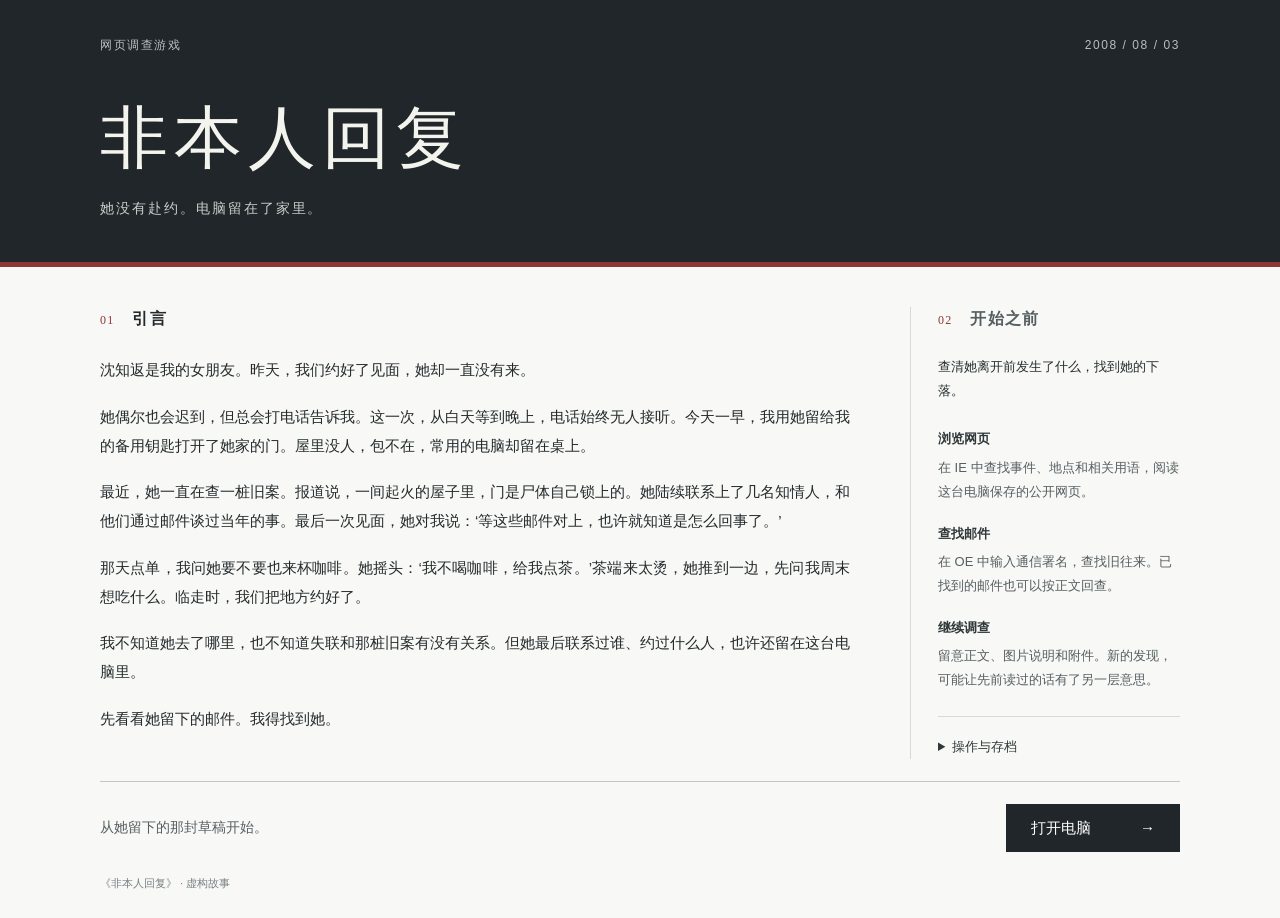
<file: index.html>
<!doctype html>
<html lang="zh-CN">
  <head>
    <meta charset="UTF-8" />
    <meta name="viewport" content="width=device-width, initial-scale=1.0" />
    <meta name="description" content="《非本人回复》互动叙事原型" />
    <title>非本人回复</title>
    <link rel="icon" type="image/svg+xml" href="data:image/svg+xml,%3Csvg xmlns='http://www.w3.org/2000/svg' viewBox='0 0 32 32'%3E%3Crect width='32' height='32' rx='3' fill='%233a5474'/%3E%3Cpath d='M7 8h18v16H7z' fill='%23d8e1e7'/%3E%3Cpath d='m7 9 9 7 9-7' fill='none' stroke='%233a5474' stroke-width='2'/%3E%3C/svg%3E" />
    <link rel="stylesheet" href="./style.css?v=20260930-nighttrim1" />
    <link rel="stylesheet" href="./period-ui.css?v=20261001-ui2" />
  <link rel="stylesheet" href="./story-flow.css?v=20261003-review1" />
  <link rel="stylesheet" href="./xp-authentic.css?v=20261004-followup1" />
  <link rel="stylesheet" href="./wig-presentation.css?v=20261004-followup1" />
    <link rel="stylesheet" href="./ending-film.css?v=20261001-B" />
  <link rel="stylesheet" href="./usability.css?v=20261002-linear1" />
    <link rel="stylesheet" href="./xp-workspace.css?v=20261003-review1" />
    <link rel="stylesheet" href="./sidebar-ad.css?v=20261004-ad2008-1" />
    <link rel="stylesheet" href="./reader2003.css?v=20261005-reader1" />
  </head>
  <body>
    <main id="app" aria-live="polite"></main>
    <script src="./thread-copy.js?v=20261003-review1"></script>
    <script src="./voice-layer.js?v=20261004-copypolish1"></script>
    <script src="./investigation.js?v=20260930-nighttrim1"></script>
    <script src="./evidence-reader.js?v=20260930-nighttrim1"></script>
    <script src="./continuity.js?v=20261003-finalnames1"></script>
    <script src="./story-flow.js?v=20261003-search1"></script>
    <script src="./doctor-pages.js?v=20261004-followup1"></script>
    <script src="./ending-film.js?v=20261005-noexport1"></script>
    <script src="./archive-image-viewer.js?v=20261001-usability1"></script>
    <script src="./linear-archive.js?v=20261004-copypolish1"></script>
    <script src="./xp-workspace.js?v=20261003-review1"></script>
    <script src="./app.js?v=20261005-noexport1"></script>
  </body>
</html>
</file>
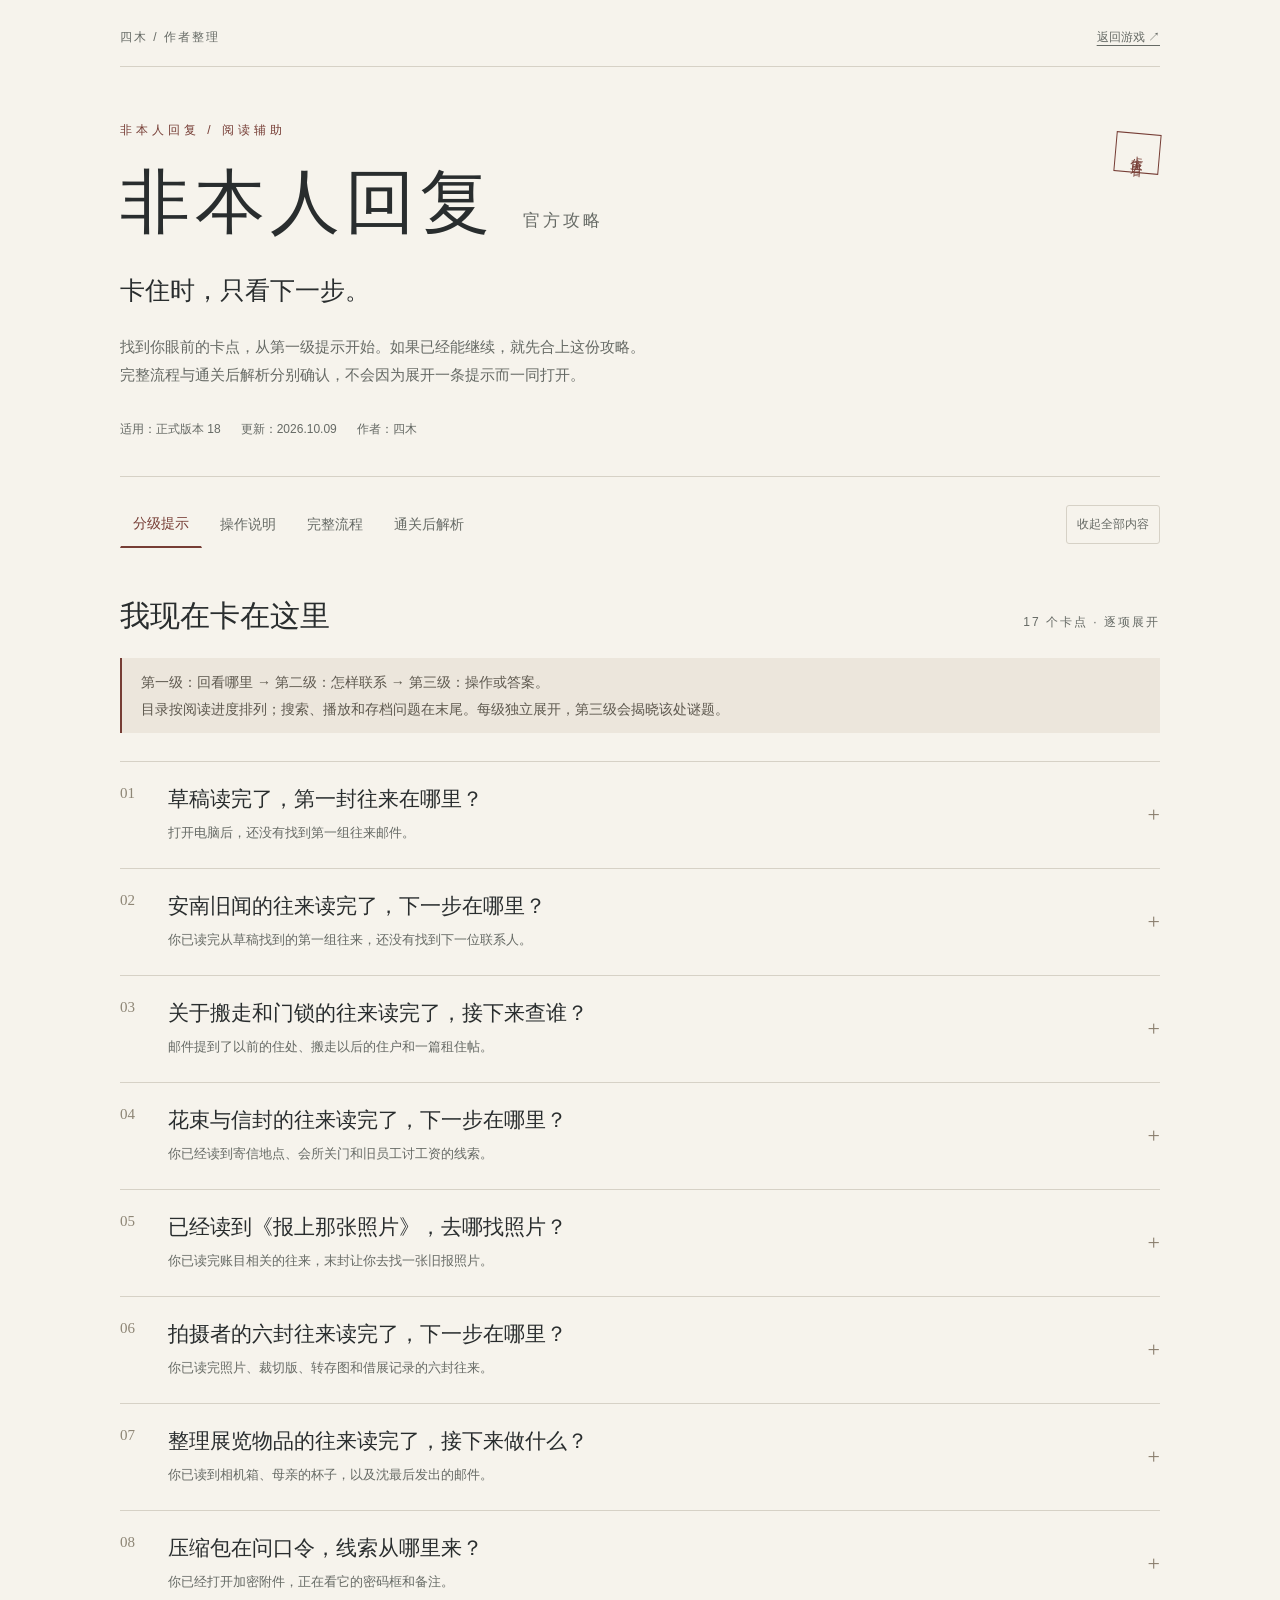
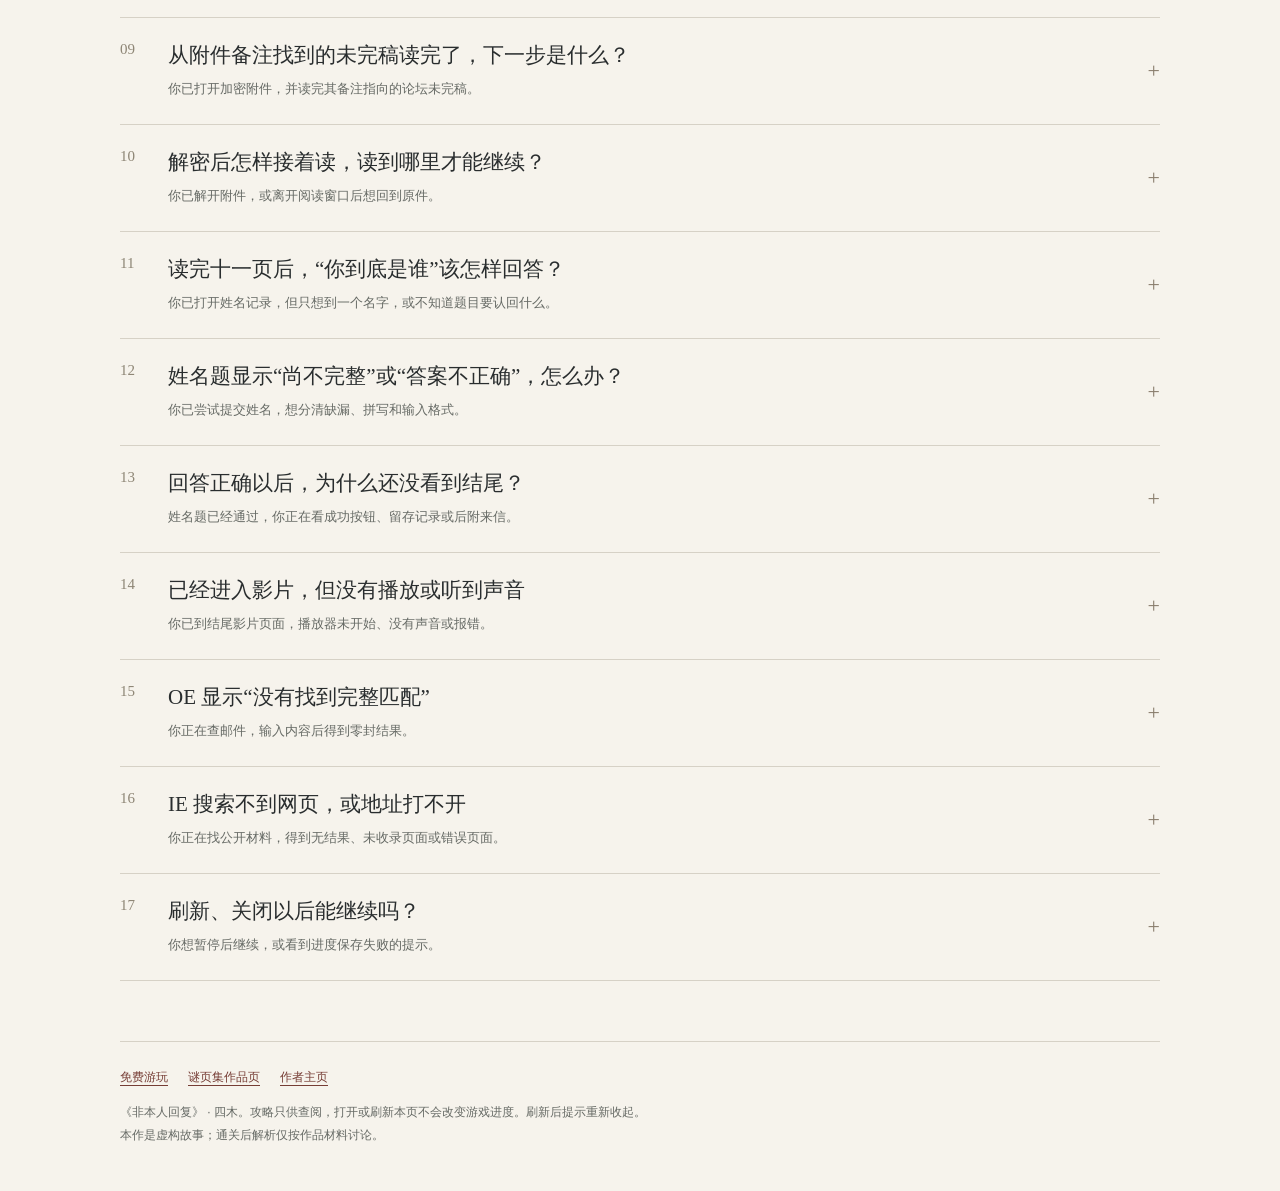
<file: guide.html>
<!doctype html>
<html lang="zh-CN"><head><meta charset="utf-8"><meta name="viewport" content="width=device-width,initial-scale=1"><meta name="description" content="《非本人回复》官方攻略。按卡点查阅，三级提示分别展开。完整流程与通关后解析需要单独确认。"><title>非本人回复 · 官方攻略</title><link rel="canonical" href="https://jonywowooo.github.io/nonself-reply/guide.html"><style>
:root{--paper:#f6f3ec;--ink:#292d2e;--muted:#666a65;--line:#d6d1c6;--accent:#763d35;--wash:#eae5da;--white:#fffcf6;--serif:'Songti SC','Noto Serif CJK SC',SimSun,serif;--sans:'Microsoft YaHei','PingFang SC',sans-serif}
*{box-sizing:border-box}html{scroll-behavior:smooth}body{margin:0;color:var(--ink);background:var(--paper);font:16px/1.9 var(--sans)}a{color:var(--accent);text-underline-offset:4px}button{font:inherit;cursor:pointer;color:inherit}button,a,summary{-webkit-tap-highlight-color:transparent}button:focus-visible,a:focus-visible,summary:focus-visible{outline:3px solid #a25b40;outline-offset:5px}button{border:1px solid var(--line);border-radius:3px;background:transparent;padding:8px 16px}button:hover{border-color:var(--accent);background:#eee6dc}button.primary{color:var(--white);background:var(--accent);border-color:var(--accent)}button.primary:hover{background:#5f2f29}button:disabled{cursor:wait}p{margin:0 0 18px}h1,h2,h3,h4{font-family:var(--serif);font-weight:400;line-height:1.5}h2{font-size:30px;margin:0 0 18px}h3{font-size:23px;margin:0 0 14px}h4{font-size:20px;margin:30px 0 12px}[hidden]{display:none!important}.wrap{width:min(100% - 64px,1040px);margin:auto}.topline{display:flex;justify-content:space-between;gap:20px;padding:26px 0 17px;border-bottom:1px solid var(--line);font-size:12px;letter-spacing:2px;color:var(--muted)}.topline a{letter-spacing:0;color:var(--muted)}header.hero{position:relative;padding:52px 0 36px;border-bottom:1px solid var(--line)}.eyebrow{font-size:12px;color:var(--accent);letter-spacing:4px;text-transform:uppercase}.hero h1{font-size:clamp(40px,7vw,70px);letter-spacing:5px;margin:8px 0 13px}.hero h1 small{display:inline-block;font:17px var(--sans);letter-spacing:3px;margin-left:28px;color:var(--muted)}.lede{font:25px/1.8 var(--serif);margin:0 0 20px}.intro{max-width:730px;color:var(--muted);font-size:15px}.meta{display:flex;gap:20px;flex-wrap:wrap;font-size:12px;color:var(--muted);margin-top:28px}.stamp{position:absolute;right:0;top:66px;border:1px solid var(--accent);color:var(--accent);font-size:12px;letter-spacing:3px;writing-mode:vertical-rl;padding:13px 10px;transform:rotate(5deg)}.toolbar{display:flex;align-items:center;justify-content:space-between;gap:20px;padding:23px 0}.tabs{display:flex;flex-wrap:wrap;gap:5px}.tabs button{border-color:transparent;padding:9px 12px;color:var(--muted);font-size:14px}.tabs button[aria-selected=true]{color:var(--accent);border-bottom:2px solid var(--accent);border-radius:0;background:none}.reset{font-size:12px;color:var(--muted);white-space:nowrap;padding:7px 10px}.panel{padding:22px 0 60px;min-height:400px}.panel:focus{outline:none}.section-heading{display:flex;gap:20px;align-items:baseline;justify-content:space-between;margin-bottom:20px}.section-heading h2{margin:0}.section-heading span{font-size:12px;letter-spacing:2px;color:var(--muted)}.reading-note{border-left:2px solid var(--accent);padding:11px 19px;margin:20px 0 28px;background:#ece6dc;color:#5e594f;font-size:14px}.chapter-label{font:12px var(--sans);letter-spacing:3px;color:var(--accent);margin:33px 0 14px}.hint-card{border-top:1px solid var(--line)}.hint-card:last-child{border-bottom:1px solid var(--line)}summary{list-style:none;cursor:pointer}summary::-webkit-details-marker{display:none}.card-title{display:grid;grid-template-columns:32px minmax(0,1fr) 24px;gap:16px;align-items:center;padding:21px 0}.card-number{font:15px Georgia,serif;color:#8e8676;align-self:start;padding-top:2px}.card-title strong{display:block;font:21px/1.6 var(--serif);font-weight:400}.when{font:13px/1.8 var(--sans);color:var(--muted);margin-top:5px}.expand{font:22px Georgia,serif;text-align:right;color:#887c6c}.hint-card[open]>.card-title .expand{transform:rotate(45deg)}.levels{margin:0 0 25px 48px;max-width:790px}.level{border:1px solid var(--line);margin:8px 0;background:var(--white)}.level>summary{display:flex;justify-content:space-between;align-items:center;gap:12px;padding:11px 16px;font-size:14px}.level>summary:after{content:'＋';font-size:16px;color:#887c6c}.level[open]>summary:after{content:'−'}.level:nth-child(3){border-color:#c6aa9e}.spoiler-tag{font-size:11px;color:var(--accent);margin-left:6px}.level-body{padding:4px 17px 18px;line-height:2;font-size:15px}.prose p:last-child{margin-bottom:0}.answer{padding:13px 16px;background:#e8e1d5;border-left:2px solid var(--accent);font:18px/1.9 var(--serif);white-space:pre-wrap;overflow-wrap:anywhere}.copy{margin-top:12px;font-size:13px}.operation{border-top:1px solid var(--line);padding:25px 0;max-width:850px}.operation h3{font-size:22px}.operation p{font-size:15px;color:#535751}.gate{max-width:740px;margin:15px auto 30px;padding:36px;border:1px solid var(--line);background:var(--white)}.gate .big-number{font:48px/1 Georgia,serif;color:#c8bca7;margin-bottom:20px}.gate p{color:var(--muted);font-size:15px}.gate .actions{display:flex;flex-wrap:wrap;gap:12px;margin-top:27px}.spoiler-top{display:flex;justify-content:space-between;gap:20px;align-items:center;padding-bottom:18px;border-bottom:1px solid var(--line);margin-bottom:25px}.spoiler-top p{font-size:13px;color:var(--accent);margin:0}.spoiler-top button{font-size:12px}.step{display:grid;grid-template-columns:42px minmax(0,1fr);gap:18px;padding:28px 0;border-top:1px solid var(--line)}.step-num{font:25px Georgia,serif;color:#a59376}.step .prose{font-size:15px}.small-note{color:var(--muted);font-size:13px;border-left:2px solid var(--line);padding-left:14px;margin-top:15px}.original-table{display:grid;gap:0;margin:20px 0}.original-row{display:grid;grid-template-columns:40px minmax(0,1fr);gap:15px;border-top:1px solid var(--line);padding:18px 0}.original-row .page{color:var(--accent);font-family:Georgia,serif}.original-row h4{margin:0 0 8px;font-size:20px}.original-row p{font-size:14px;margin:0 0 8px}.source{font-size:12px;line-height:1.9;color:var(--muted);margin-top:16px}.essay{max-width:830px;padding:30px 0;border-top:1px solid var(--line)}.essay .prose{font-size:15px}.facts{margin-top:24px}.fact{display:grid;grid-template-columns:130px minmax(0,1fr);gap:18px;padding:16px 0;border-top:1px solid var(--line);font-size:14px}.fact b{font-weight:400;color:var(--accent)}footer{border-top:1px solid var(--line);padding:24px 0 45px;color:var(--muted);font-size:12px}.footlinks{display:flex;flex-wrap:wrap;gap:20px;margin-bottom:12px}.toast{position:fixed;bottom:25px;left:50%;transform:translateX(-50%);max-width:calc(100% - 32px);padding:10px 19px;background:#292d2e;color:#faf5e8;box-shadow:0 4px 15px #0002;font-size:13px;z-index:10;pointer-events:none;opacity:0}.toast.show{opacity:1}.skip{position:fixed;top:-100px;left:20px;z-index:50;background:var(--paper);padding:8px 18px}.skip:focus{top:10px}.nojs{padding:20px;background:var(--white);border:1px solid var(--line);margin:25px 0} .nojs p{font-size:14px}
@media(max-width:650px){.wrap{width:calc(100% - 36px)}.topline{font-size:10px;letter-spacing:1px;padding-top:18px}.hero h1{font-size:40px;letter-spacing:2px;margin-top:14px}.hero h1 small{display:block;margin:15px 0 0;font-size:14px;letter-spacing:4px}.stamp{display:none}header.hero{padding:29px 0}.lede{font-size:22px;margin-top:19px}.intro{font-size:13px}.toolbar{align-items:flex-start;gap:12px;flex-direction:column;padding:15px 0}.tabs{width:100%;display:grid;grid-template-columns:repeat(4,1fr);gap:0}.tabs button{padding:9px 2px;font-size:12px}.reset{align-self:flex-end}.panel{padding-top:14px}.section-heading{display:block}.section-heading span{display:block;margin-top:5px}.section-heading h2,h2{font-size:27px}.reading-note{font-size:13px;padding:10px 13px}.card-title{grid-template-columns:23px minmax(0,1fr) 18px;gap:10px;padding:19px 0}.card-title strong{font-size:19px}.when{font-size:12px}.levels{margin-left:0}.level>summary{font-size:13px;padding:12px}.level-body{font-size:14px;padding:3px 13px 17px}.gate{padding:25px 20px}.gate .actions{flex-direction:column;align-items:stretch}.step{grid-template-columns:25px minmax(0,1fr);gap:12px}.step h3,.essay h3{font-size:22px}.original-row{grid-template-columns:24px minmax(0,1fr);gap:12px}.fact{grid-template-columns:1fr;gap:3px}.spoiler-top{align-items:flex-start;gap:12px}.spoiler-top p{max-width:220px}.spoiler-top button{white-space:nowrap;font-size:11px;padding:5px 8px}.meta{gap:10px;font-size:11px}.answer{font-size:16px}}
@media(prefers-reduced-motion:reduce){html{scroll-behavior:auto}}
</style></head><body><a class="skip" href="#panel-hints">跳到攻略内容</a><div class="wrap"><div class="topline"><span>四木 / 作者整理</span><a href="./" target="_blank" rel="noopener">返回游戏 ↗</a></div><header class="hero"><div class="eyebrow">非本人回复 / 阅读辅助</div><h1>非本人回复<small>官方攻略</small></h1><p class="lede">卡住时，只看下一步。</p><p class="intro">找到你眼前的卡点，从第一级提示开始。如果已经能继续，就先合上这份攻略。<br>完整流程与通关后解析分别确认，不会因为展开一条提示而一同打开。</p><div class="stamp">卡住再看</div><div class="meta"><span>适用：正式版本 18</span><span>更新：2026.10.09</span><span>作者：四木</span></div></header><div class="toolbar"><div class="tabs" role="tablist" aria-label="攻略内容"><button role="tab" id="tab-hints" aria-controls="panel-hints" aria-selected="true" tabindex="0" data-tab="hints">分级提示</button><button role="tab" id="tab-operations" aria-controls="panel-operations" aria-selected="false" tabindex="-1" data-tab="operations">操作说明</button><button role="tab" id="tab-route" aria-controls="panel-route" aria-selected="false" tabindex="-1" data-tab="route">完整流程</button><button role="tab" id="tab-analysis" aria-controls="panel-analysis" aria-selected="false" tabindex="-1" data-tab="analysis">通关后解析</button></div><button class="reset" id="reset">收起全部内容</button></div><main><section class="panel" id="panel-hints" role="tabpanel" aria-labelledby="tab-hints" tabindex="0"><div class="section-heading"><h2>我现在卡在这里</h2><span>17 个卡点 · 逐项展开</span></div><div class="reading-note">第一级：回看哪里 → 第二级：怎样联系 → 第三级：操作或答案。<br>目录按阅读进度排列；搜索、播放和存档问题在末尾。每级独立展开，第三级会揭晓该处谜题。</div><div id="hint-list"></div></section><section class="panel" id="panel-operations" role="tabpanel" aria-labelledby="tab-operations" hidden tabindex="0"><div class="section-heading"><h2>先分清操作与谜题</h2><span>不含姓名与口令</span></div><div id="operations"></div></section><section class="panel" id="panel-route" role="tabpanel" aria-labelledby="tab-route" hidden tabindex="0"><div id="route-gate" class="gate"><div class="big-number">01</div><h2>完整流程 · 完全剧透</h2><p>这里会按自然发现顺序写出六组通信署名、口令、八个姓名，以及进入正式影片的操作。</p><p>只想解决眼前一步，请回到分级提示。完整流程是一条可走通的路线；游戏允许你以其他顺序发现材料。</p><div class="actions"><button class="primary" id="unlock-route">我接受剧透，打开完整流程</button><button data-go-hints>返回分级提示</button></div></div><div id="route-content" hidden></div></section><section class="panel" id="panel-analysis" role="tabpanel" aria-labelledby="tab-analysis" hidden tabindex="0"><div id="analysis-gate" class="gate"><div class="big-number">02</div><h2>通关后解析 · 完全剧透</h2><p>这里直接讨论人物关系、原件中的承认、医生记录与正式影片结尾。</p><p>建议先看完结尾及片尾。完整流程的确认不会代替这一次确认；证据能确认的内容和仍可讨论的部分会分开写。</p><div class="actions"><button class="primary" id="unlock-analysis">我已看完结尾，打开解析</button><button data-go-hints>返回分级提示</button></div></div><div id="analysis-content" hidden></div></section><noscript><div class="nojs"><h3>请启用 JavaScript 使用分级提示</h3><p>本页没有外部依赖。若要读纯文字版，请使用作者提供的 TXT；文字导出包含完整答案，阅读前注意剧透。</p></div></noscript></main><footer><div class="footlinks"><a href="./" target="_blank" rel="noopener">免费游玩</a><a href="https://miyeji.cn/games/fei-ben-ren-hui-fu" target="_blank" rel="noopener">谜页集作品页</a><a href="https://waoowaoo.com/authors/42743309" target="_blank" rel="noopener">作者主页</a></div><div>《非本人回复》 · 四木。攻略只供查阅，打开或刷新本页不会改变游戏进度。刷新后提示重新收起。<br>本作是虚构故事；通关后解析仅按作品材料讨论。</div></footer></div><div id="toast" class="toast" role="status" aria-live="polite"></div><script id="guide-data" type="application/json">{"version":18,"updated":"2026-10-09","intro":["先选与你眼前页面相符的卡点，再从第一级看起。每一级都可以单独使用；如果已经能继续，就先收起攻略。","第一级指出该回看的材料，第二级说明材料之间的关系或线索位置，第三级给出明确操作或答案。第三级可能直接揭晓这一处谜题。","OE 是查找旧往来的邮件程序，IE 是查找公开网页的浏览器。正文、附件、图片说明和署名都可能有用。材料中的自述、传闻和推测需要分别核对。"],"cards":[{"id":"opening-first-mail","title":"草稿读完了，第一封往来在哪里？","when":"打开电脑后，还没有找到第一组往来邮件。","levels":[{"label":"第一级 · 材料方向","text":"先看 OE 里留下的草稿。草稿最后写到了一个回过信的人；她的通信署名就是这一步的线索。"},{"label":"第二级 · 关系与位置","text":"打开 OE 的“草稿箱 (1)”，回看《湖畔那扇门》最后两段。找到论坛申述的署名，把完整署名输入 OE 的“查找邮件”框。"},{"label":"第三级 · 明确操作","text":"在 OE 点击“打开已保存的邮件”，读草稿《湖畔那扇门》。在“查找邮件”框输入“第七天再开窗”，按 Enter 或点“查找”，再打开搜到的往来。"}]},{"id":"mail-reader-letter","title":"安南旧闻的往来读完了，下一步在哪里？","when":"你已读完从草稿找到的第一组往来，还没有找到下一位联系人。","levels":[{"label":"第一级 · 材料方向","text":"回看这组往来的最后一封回信。对方提到了一封替活着的人说话的读者来信；接下来可以去找那份文字。"},{"label":"第二级 · 关系与位置","text":"最后一封回信提到了《被省略的人》。在 IE 查这篇读者来信，打开正文，留意文章标题旁的署名。你要找的是写这封来信的人。"},{"label":"第三级 · 明确操作","text":"在 IE 搜索“被省略的人”，打开读者来信《被省略的人》。网页上的署名是“别替人收尾”。返回 OE，用这个完整署名查找往来。"}]},{"id":"mail-door-post","title":"关于搬走和门锁的往来读完了，接下来查谁？","when":"邮件提到了以前的住处、搬走以后的住户和一篇租住帖。","levels":[{"label":"第一级 · 材料方向","text":"这组邮件说了两段经历：对方搬走以前的事，以及后来住进去的人遇到的事。回到邮件提到的原帖，让后来住进去的人自己说。"},{"label":"第二级 · 关系与位置","text":"邮件里有《405 的门锁，谁动过？》的链接。打开原帖，检查发帖署名及上传回执的那位住户；网页署名可以带回 OE 查邮件。"},{"label":"第三级 · 明确操作","text":"点击邮件中的《405 的门锁，谁动过？》链接，或在 IE 搜索“石榴巷405”打开相关原帖。找到署名“门缝里有灰”，回 OE 搜索这个完整署名。\n\n如果邮件链接实际打开的是错误页面，先按技术故障处理；可用 IE 搜索已知地点重开原帖，不必猜网址。"}]},{"id":"mail-payroll-page","title":"花束与信封的往来读完了，下一步在哪里？","when":"你已经读到寄信地点、会所关门和旧员工讨工资的线索。","levels":[{"label":"第一级 · 材料方向","text":"回看沈在这组往来里提到的公开网页。寄信的人暂时没有找到，但会所关门以后留下的结算材料，还能提供联络线索。"},{"label":"第二级 · 关系与位置","text":"在 IE 查“雁江会所”，打开旧员工讨工资的讨论，再检查其中的结算底单。留意底单整理人使用的网络联络署名。"},{"label":"第三级 · 明确操作","text":"在 IE 搜索“雁江会所”，打开员工讨论或《工资结算底单留存页》。底单的整理署名是“账还没完”。回 OE 搜索“账还没完”。"}]},{"id":"mail-photo-credit","title":"已经读到《报上那张照片》，去哪找照片？","when":"你已读完账目相关的往来，末封让你去找一张旧报照片。","levels":[{"label":"第一级 · 材料方向","text":"最后一封《报上那张照片》已经给出照片来自哪起旧闻。去公开报道里找，图片下面的说明也要读。"},{"label":"第二级 · 关系与位置","text":"在 IE 查“祖安村”，打开村外焚车的旧报道。正文说的是报道内容，配图的摄影署名则能指向拍摄者的邮件。"},{"label":"第三级 · 明确操作","text":"在 IE 搜索“祖安村”，打开《祖安村外无牌面包车起火，四名失踪人员去向成谜》。查看配图下的“摄影：原片不外借”。回 OE 搜索“原片不外借”。"}]},{"id":"mail-exhibition-catalog","title":"拍摄者的六封往来读完了，下一步在哪里？","when":"你已读完照片、裁切版、转存图和借展记录的六封往来。","levels":[{"label":"第一级 · 材料方向","text":"回看拍摄者的最后一封回信。信中说，照片的登记和退件由图录整理人经手；要继续追照片的去向，可以去找那个展览的材料。"},{"label":"第二级 · 关系与位置","text":"最后一封回信提到了《留下的人》。在 IE 找展览图录，注意图录整理人和借展摄影署名是两个位置；这次要找整理和归还物品的人。"},{"label":"第三级 · 明确操作","text":"在 IE 搜索“留下的人”，打开《留下的人》摄影展图录。页头写着“图录整理：归还处没人”。回 OE 搜索“归还处没人”，打开这一组往来。"}]},{"id":"mail-final-attachment","title":"整理展览物品的往来读完了，接下来做什么？","when":"你已读到相机箱、母亲的杯子，以及沈最后发出的邮件。","levels":[{"label":"第一级 · 材料方向","text":"回看这组往来里沈发出的最后一封邮件。这一步的新材料随信保存，附件栏值得再检查一次。"},{"label":"第二级 · 关系与位置","text":"选择这组往来最下面、2008 年 8 月 1 日 11:11 的发信。正文提到一个打不开的备份，附件栏里保留了原文件；先打开附件，阅读备注。"},{"label":"第三级 · 明确操作","text":"在“归还处没人”的往来里，打开沈于 2008.08.01 11:11 发出的末封邮件，点击附件《旧稿与邮件.zip》。压缩包备注给出了找口令的材料入口。"}]},{"id":"backup-find-novel","title":"压缩包在问口令，线索从哪里来？","when":"你已经打开加密附件，正在看它的密码框和备注。","levels":[{"label":"第一级 · 材料方向","text":"读压缩包密码框上面的备注。它没有要求你猜某个人的密码习惯，而是指向了一篇已经发表的文字。"},{"label":"第二级 · 关系与位置","text":"备注链接通向纸页文学的作者页。口令是该作者那篇未完稿的篇名；进入正文以后看最上方的标题，不必用评论里的日期作密码。"},{"label":"第三级 · 明确操作","text":"点击压缩包备注里的“纸页文学／迟到的读者”，在作者页打开“小说·未完稿”正文。也可以在 IE 搜索“迟到的读者”。压缩包要的是这篇未完稿的篇名；记下正文最上方的标题后返回密码框。"}]},{"id":"novel-return-zip","title":"从附件备注找到的未完稿读完了，下一步是什么？","when":"你已打开加密附件，并读完其备注指向的论坛未完稿。","levels":[{"label":"第一级 · 材料方向","text":"想想你刚才为什么来找这篇未完稿。还有一份尚未打开的文件，正在等这篇文字提供的信息。"},{"label":"第二级 · 关系与位置","text":"返回带密码框的压缩包。它的备注说口令是未完稿篇名；论坛里的“未完”属于作品内容，解密后还有私人材料可读。"},{"label":"第三级 · 明确操作","text":"回到《旧稿与邮件.zip》，输入“等屋里暖起来”，不带书名号，点“解密”。正确提交会直接进入阅读副本。\n\n附件入口在“归还处没人”往来里沈发出的最后一封；已经打开过它，也可从 OE 左侧“已打开的附件”返回。若正确口令仍报错或按钮没有反应，应按技术问题处理。","copy":"等屋里暖起来"}]},{"id":"reading-resume","title":"解密后怎样接着读，读到哪里才能继续？","when":"你已解开附件，或离开阅读窗口后想回到原件。","levels":[{"label":"第一级 · 材料方向","text":"解密后得到的是一份连续阅读副本。先顺着原件往下读，留意页面上标出的页数和翻页按钮。"},{"label":"第二级 · 关系与位置","text":"阅读副本保存在“我的文档”。打开它会继续上次的位置；上、下两处都有翻页按钮，“回看已读页”可以定位已读材料。"},{"label":"第三级 · 明确操作","text":"从桌面打开“我的文档”，点击“旧稿与邮件 · 阅读副本”，或从 OE 的“历史邮件副本”进入。按“下一页”读至第 11 / 11 页，点击“打开姓名记录”。回看原件时，可用“回看已读页”跳到已读页面。"}]},{"id":"identity-understanding","title":"读完十一页后，“你到底是谁”该怎样回答？","when":"你已打开姓名记录，但只想到一个名字，或不知道题目要认回什么。","levels":[{"label":"第一级 · 材料方向","text":"这题的依据都在刚读完的十一页原件里。回看自述、落款和夹页，不必继续翻公开网页找新名字。题目问的不只是一封邮件该由谁署名。"},{"label":"第二级 · 关系与位置","text":"把不同原件放在一起看：十七岁、二十岁、二十三岁、二十八岁的日子能否接上？同一束蓝线缠过的花，一份记录记得放下它，另一份记录却只记得发现它。桌下装置也有类似的对照。\n\n如果这些经历并非互不相干，回答时就要认回留下这些经历的姓名。"},{"label":"第三级 · 答案","text":"把八个姓名写在同一份回答里：\n\n许昭然 江辞 阮信然 方行止 祁向生 苏念慈 沈知返 季念真\n\n顺序不限，每个写一次。提交后会显示“回答正确”。程守衡是留下问题和会谈记录的人，不在这八名中。\n\n姓名出处可在原件回查：第 2 页许昭然，第 3 页江辞，第 4 页阮信然与沈知返，第 5 页方行止，第 6 页祁向生，第 7 页苏念慈，第 1 或第 8 页季念真。","copy":"许昭然 江辞 阮信然 方行止 祁向生 苏念慈 沈知返 季念真"}]},{"id":"identity-format","title":"姓名题显示“尚不完整”或“答案不正确”，怎么办？","when":"你已尝试提交姓名，想分清缺漏、拼写和输入格式。","levels":[{"label":"第一级 · 材料方向","text":"先看反馈，再检查你自己的输入。回看原件的落款可以核对字形；特别留意姓名里容易记成同音字的部分。"},{"label":"第二级 · 关系与位置","text":"这份回答使用原件里的姓名。通信网名不能替代姓名，重复名字或附加解释文字也会使提交无法通过。五至七个有效且不重复的姓名会显示“回答尚不完整”；其他错误可能显示“答案不正确”。"},{"label":"第三级 · 明确操作","text":"每个姓名写一次，用空格、顿号、逗号、分号或换行分隔，顺序不限。去掉网名、编号、书名号、括号里的说明、重复项和额外人名。\n\n“沈知返”的末字是“返”。如果只缺某个名字，可回第 2 至第 7 页找各份自述落款，再检查第 1 页的备份说明与第 8 页的通知书夹页。最终要认回八个姓名。"}]},{"id":"after-answer-ending","title":"回答正确以后，为什么还没看到结尾？","when":"姓名题已经通过，你正在看成功按钮、留存记录或后附来信。","levels":[{"label":"第一级 · 材料方向","text":"“回答正确”之后还有可打开的留存记录。先读完这些页，再检查最后一页的后附来信。"},{"label":"第二级 · 关系与位置","text":"通过姓名题后，打开留下的记录，顺着按钮读完三页，再点“打开后附来信”。来信底部有两个独立按钮；前往见面的按钮通向后续，回看按钮用于回读。"},{"label":"第三级 · 明确操作","text":"点击“打开程守衡留下的记录”，读完三页，按“打开后附来信”。在《下一次见面》底部点“带着地址去找她”，进入结尾影片。完整看到影片结束及片尾，才算看完本作的正式结尾；“回看记录”用于回读。"}]},{"id":"ending-playback","title":"已经进入影片，但没有播放或听到声音","when":"你已到结尾影片页面，播放器未开始、没有声音或报错。","levels":[{"label":"第一级 · 材料方向","text":"先检查影片画面上的播放入口和播放器音量。浏览器有时会等一次点击，才允许影片开始播放声音。"},{"label":"第二级 · 关系与位置","text":"点击画面上的“播放结尾影片”，再检查视频控件是否静音。影片结束后会出现“重看影片”。如果有播放错误，页面会给出可下载观看的入口。"},{"label":"第三级 · 明确操作","text":"点“播放结尾影片”，用视频控件取消静音并调节音量，看到影片结束及片尾。若页面显示“影片暂时无法播放”，可点随后出现的“下载影片观看”，或返回电脑后重试；已有进度会保留。"}]},{"id":"oe-no-results","title":"OE 显示“没有找到完整匹配”","when":"你正在查邮件，输入内容后得到零封结果。","levels":[{"label":"第一级 · 材料方向","text":"先确认输入框里确实是这次要查的内容，再区分你是在找新联系人，还是回查已经打开过的邮件。新联系人最可靠的线索是材料里出现的署名。"},{"label":"第二级 · 关系与位置","text":"OE 查未打开的旧往来时，应使用草稿或网页里见过的完整通信署名。事件、地点等线索适合先去 IE 查网页；按正文回查邮件，只覆盖已经打开过的往来。修改输入后还要按 Enter 或点“查找”。"},{"label":"第三级 · 明确操作","text":"点“清空”，把你刚在草稿或网页看到的完整署名重新输入“查找邮件”，按 Enter 或点“查找”。如果出现“是否查找”建议，可点击建议补全已遇见的署名。\n\n不要把搜不到某个事件词当成没有邮件。若已打开过这组往来，也可从收件箱直接回读，或用其正文里的连续字词回查。"}]},{"id":"ie-no-results","title":"IE 搜索不到网页，或地址打不开","when":"你正在找公开材料，得到无结果、未收录页面或错误页面。","levels":[{"label":"第一级 · 材料方向","text":"IE 查的是这台电脑保存的公开网页。回到给出线索的邮件或网页，确认原文实际用了什么地点、标题或事件用语。"},{"label":"第二级 · 关系与位置","text":"优先查材料里出现过的地点或文章标题，打开搜索结果后再读正文、署名和配图说明。有现成链接时可以直接点；地址栏也不是猜网址的谜题。"},{"label":"第三级 · 明确操作","text":"返回 IE 搜索页，把刚在材料中读到的明确地点或标题放进搜索框，提交搜索，再点结果标题。正文没显示目标时，继续检查页头署名、图片下方说明和相关材料链接。\n\n若已知链接仍打开错误页面，可用同一份材料的标题或地点重搜；如果仍无法进入，保留错误信息，按技术问题处理。"}]},{"id":"save-and-resume","title":"刷新、关闭以后能继续吗？","when":"你想暂停后继续，或看到进度保存失败的提示。","levels":[{"label":"第一级 · 材料方向","text":"游戏会自动保存进度，开局的“操作与存档”说明也写了继续方式。若画面显示保存失败，请先处理这条提示。"},{"label":"第二级 · 关系与位置","text":"进度保存在当前浏览器的本站数据里。正常保存时，刷新会继续。暂停后用同一个浏览器、同一个游戏地址回来；换浏览器不会自动带入这一份进度。"},{"label":"第三级 · 明确操作","text":"正常情况下可直接暂停，之后回到同一个浏览器和游戏地址继续。阅读副本可从“我的文档”打开并继续上次位置；自己的备忘录写完后要点“保存笔记”。\n\n若看到“当前进度没能保存”，先别刷新或关闭。允许浏览器保存本站数据后，点“重试保存”；姓名输入也可先复制留底。\n\n“开始”菜单里的“重新开始游戏”在确认后会清除本局进度，只在确实想从头玩时使用。"}]}],"operations":[["先打开哪一个窗口？","在引言点“打开电脑”，从桌面打开 Outlook Express（OE），点“打开已保存的邮件”。先读草稿，再沿里面提到的人查往来。"],["邮箱与浏览器分别查什么？","OE 查邮件：新联系人用材料里出现的完整通信署名，输入后点“查找”或按 Enter。IE 查网页：使用已读材料中的地点、文章标题或事件词，点“搜索一下”或“搜索”。这里的 IE 是游戏内浏览器，剧情中的旧网址不需要复制到你电脑的真实浏览器。"],["一组邮件怎样才算读完？","打开搜索结果的主题后，逐行点击上方邮件列表。打开第一封不会自动展示整组正文。还要检查附件栏、正文链接、页头署名和图片说明。"],["窗口被挡住或关掉了怎么办？","从任务栏切回已经打开的窗口，或从桌面重新打开对应程序。邮件和网页可以来回切换，对照同一件事的不同说法。"],["暂停与继续","游戏进度保存在当前浏览器的本站数据里。正常保存时可刷新、关闭后再回来；请使用同一个浏览器和同一个游戏地址。换设备、浏览器或清理本站数据，不会自动带走旧进度。备忘录写完需要点“保存笔记”。如果游戏提示保存失败，先别关闭，允许本站保存数据后点“重试保存”。"],["想从头重玩","“开始 → 重新开始游戏”，确认后清除本局进度。仅查看这份攻略不会改动游戏存档。"],["打不开与推不出来怎样区分？","输入后先提交搜索。已知材料点不开、正确口令没有反应、影片报错，应按技术问题处理；无需继续猜故事里的新答案。可把当前页面、错误文字和试过的操作发给作者。推荐在电脑浏览器中体验游戏；这份攻略可用手机查阅。"]],"route":[{"title":"从草稿开始","text":"引言点“打开电脑” → 桌面 Outlook Express → “打开已保存的邮件”。读草稿《湖畔那扇门》，打开附件“剪报：尸体自己锁上的门.htm”。草稿末段告诉你，第七天再开窗回过沈的信。","note":"剪报中的“死者身份更正”与续报可以回读。此时不必先提交密室手法，也不用穷举网页搜索词。"},{"title":"第一组：安南高速的申述","text":"OE 搜“第七天再开窗”，打开《关于安南高速那篇旧报道》。逐封读完 6 封，包括首封附件《安南高速_申述.txt》。末封提到读者来信《被省略的人》。\n\nIE 搜“被省略的人”，打开“读者来信｜《被省略的人》”，看正文上方署名“别替人收尾”。"},{"title":"第二组：被省略的经历与旧住处","text":"OE 搜“别替人收尾”，打开《那篇没有写完的事故》，逐封读完 6 封。第 3 封有《石榴巷405_回执摘录.txt》，正文链接指向《405 的门锁，谁动过？》；末封也回指这篇原帖。\n\n点链接进入原帖，或在 IE 搜“石榴巷405”。找“发帖人：门缝里有灰”，阅读上传的回执摘录。"},{"title":"第三组：花束、信封和会所","text":"OE 搜“门缝里有灰”，打开《405 的那束花》，逐封读完 6 封。第 4 封提雁江后门，第 5 封提旧员工讨工资的帖子。\n\nIE 搜“雁江会所”，读《雁江会所关门后，谁拿到了最后一笔工资？》，点“工资结算底单.htm”；也可直接打开搜索结果中的结算底单留存页。整理署名为“账还没完”。","note":"第 6 封的《花束补记_附件说明.txt》只是附件说明，完整旧稿尚未附在这封邮件里。"},{"title":"第四组：结算材料与报上照片","text":"OE 搜“账还没完”，打开《雁江会所的临时联系人》，逐封读完 7 封。首封读《湖畔订房确认_节录.txt》《死者身份更正_剪报.txt》；第 2 封读《桌下装置_照片说明.txt》。末封《报上那张照片》指出祖安村焚车报道。\n\nIE 搜“祖安村”，打开《祖安村外无牌面包车起火，四名失踪人员去向成谜》。照片下的图注写着“摄影：原片不外借”。"},{"title":"第五组：先追照片，再去摄影展","text":"OE 搜“原片不外借”，打开《祖安村那张照片》，逐封读完 6 封。第 3 封打开《湖畔走廊_附件信息.txt》，读角落叠印及原始拍摄时间字段缺失的说明；第 4 封拍摄者指出 23:25 是后加叠字、原始 EXIF 不在，并谈裁去车后的路。\n\n第 6 封才提到《留下的人》摄影展，说明登记和退件由图录整理人经手。IE 搜“留下的人”，打开展览图录。页头写“图录整理：归还处没人｜借展摄影署名：原片不外借”。看《山路》《无题（工具箱）》《归还》。","note":"照片组不能用“直接搜展览”代替。这 6 封保存了照片、裁切与借展之间的关系；邮件里的谈话也不能代替后来《原片》私稿中的承认。"},{"title":"第六组：图录与最后一封发信","text":"OE 搜“归还处没人”，打开《关于《留下的人》》，逐封读完 7 封。第 2 封区分相机箱与湖畔工具箱。\n\n第 7 封由沈知返发出，时间为 2008.08.01 11:11，附件是《旧稿与邮件.zip》。正文给出“纸页文学／迟到的读者”和“未完稿的篇名”。点附件，读备注。"},{"title":"未完稿、小说与压缩包","text":"点压缩包上的“原备注链接：纸页文学／迟到的读者”。作者页点“小说·未完稿：《等屋里暖起来》”，读正文与两条回复；留意小说发表于 2004.12.20，早于湖畔案。\n\n回到 OE 的 ZIP 页面，密码输入“等屋里暖起来”，不加书名号，点“解密”。正确提交直接进入阅读副本。已经打开过 ZIP，可从 OE 左侧“已打开的附件”返回。","copy":"等屋里暖起来","note":"《结尾写不下去》是另一篇写作闲谈，不能拿它的题目作口令。论坛的“未完”也不代表游戏已经结束。"},{"title":"十一页原件：先读，再回答","text":"按“下一页”读完 11 页原件。要恢复阅读，可从桌面“我的文档 → 旧稿与邮件 · 阅读副本”继续上次位置。可用“上一页”或“回看已读页”对照材料。\n\n第 11 页点“打开姓名记录”。题目为“所以，你到底是谁？”。答案的依据都在这 11 页里，不需要再去网页找第九个人。"},{"title":"一次写全八个姓名","text":"在同一个回答框里输入下面八个姓名，再点“提交回答”。顺序不限；空格、顿号、逗号、分号或换行可作分隔。每名一次，去掉网名、解释、编号与多余姓名。\n\n许昭然 江辞 阮信然 方行止 祁向生 苏念慈 沈知返 季念真\n\n程守衡是医生，不在八名答案中。“沈知返”的最后一个字是“返”。","copy":"许昭然 江辞 阮信然 方行止 祁向生 苏念慈 沈知返 季念真"},{"title":"答对以后还有记录与来信","text":"点“打开程守衡留下的记录”。读三页：前两页各点“翻到下一页”，第三页点“打开后附来信”。\n\n读《下一次见面》，来信底部地址为“临川市第二医院 · 心理门诊 · 程守衡”。点“带着地址去找她”进入正式结尾影片。“回看记录”只用于回读医生记录。"},{"title":"看完整部结尾影片","text":"若未自动播放，点“播放结尾影片”，检查播放器静音与音量。完整看到影片结束及片尾。影片约 73 秒；姓名题通过并不是结尾。\n\n如果出现“影片暂时无法播放”，可使用出现的“下载影片观看”入口，或返回电脑后重试。"}],"originals":[["1","留下的文件","《备份说明》《等屋里暖起来 · 存稿扉页》","季念真；网络署名“迟到的读者”，未完稿日期与不加糖咖啡。"],["2","没有去报到","《未寄出的家信》《第六天夜里》","许昭然；家信落款与动过车的私稿。"],["3","夜班与唱片","《夜班交接纸背面的字》《留给房东的话》《来信底稿》《第一张唱片》","江辞；留给房东的信与唱片记录。"],["4","桌上的花","《关于花束的补记》《三月的纸条与花》《那封信》","阮信然、沈知返；对照谁放过花、谁不知道花从哪里来。"],["5","新房的钥匙","《新房的第一晚》《桌下的录音装置》《别回去》","方行止、沈知返；对照监听器的来源。周济川不是雁江老板。"],["6","照片外面的路","《405住户提醒》《原片》《问邻居》","祁向生、沈知返；外市高层 405 与石榴巷 405 是不同住处。"],["7","母亲的杯子","《去年那张报纸》《剪报页边抄录》《山路》《五月的附记》","苏念慈；《山路》开头“季念真：”是收信人，作者落款在末尾。"],["8","信封上的名字","《录取通知书的夹页》《旧信摘抄》","季念真；通知书、旧信与地址。"],["9","湖畔以后","《未寄出：给母亲》《湖畔村》","季念真、沈知返；杀周与小说手法的承认，对照沈的记忆缺口。"],["10","下一封信","《信封旁的几行字》《未寄出：给母亲》《夹在摘记后的旧报》《山上醒来》","季念真、沈知返；寄信、实施伤害和再次醒来的空白。"],["11","还没说完的话","《给沈知返的留存页》《留存页背面》；另有沈的人像","程守衡的签名是医生署名。背面沈的具体要求，需要带进后续记录与影片。"]],"analysis":[{"title":"八个名字为什么要一起回答？","body":"医生第一页《那些日子没有停下来》明确：这些不同自述来自同一位来访者。有的记录认下买花，有的却整段不记得；年龄与经历可以接上，物件却在不同记录里被理解成不同东西。\n\n姓名题要求认回这位来访者留下的八个姓名。仅把它们当作八位互不相关的网友，会漏掉原件之间的对照；仅把它们缩成八个情绪标签，也会抹去各自实际做过的事。","source":"第 1—11 页落款；医生第 1 页。"},{"title":"三处“有人在害我”，应当怎样回查？","body":"花束：第 4 页沈记得用蓝线缠花、留纸条；另一份自述却认不出来源。\n\n装置：第 5 页沈记录为找回缺失的日子放了录音装置；方当时将其理解为监听。\n\n打听：第 6 页沈记下戴帽子、墨镜问邻居，想知道自己平时的生活；祁把打听者认作追踪者。\n\n这些对照解释了部分误读。它们不等于“所有恐惧都没有来源”，也没有抹去已经发生的伤害。","source":"第 4 页《三月的纸条与花》；第 5 页《桌下的录音装置》《别回去》；第 6 页《原片》《问邻居》；医生第 2 页。"},{"title":"密室：关门与上闩不在同一时刻","body":"小说先写人已经死亡，再写摆好的手握着尚未入扣的横闩。门被关上以后，火使上肢屈曲，小说中的手牵动横闩，横闩这时才进入锁扣。也就是说，“离开时门关着”不等于“离开时已经上闩”。\n\n旧门材料说明横闩结构，续报说死者在火前已经死亡。第 9 页季的未寄信认下杀周，并说把小说那场火搬进展厅。这几份材料共同揭开故事的锁门解释；论坛中“死人自己起来锁门”是传闻。\n\n这是作品使用的虚构诡计，项目没有现实实验验证，不能把小说描写当成已证实的法医结论。","source":"《等屋里暖起来》正文；陶艺展厅旧门说明；湖畔续报；第 9 页《未寄出：给母亲》。"},{"title":"发生了什么，与当事人怎样辩解，分开看","body":"公开报道、论坛说法、邮件、私稿和医生记录，不具有同样的知情范围。私稿中的承认能补上公开材料隐去的行为，但当事人对别人的判断仍需要对照。\n\n以下按原件列出能够确认的行为，不能因为存在记忆隔绝就把死亡和责任一并撤去。","source":"第 2、4—10 页原件；医生第 1 页。","table":[["许昭然","《第六天夜里》承认动过老板的车，且想让两人回不来。公开申述隐去了车的事。"],["阮信然","《那封信》承认受到安南事故指控胁迫，约人到场；五人出面要钱，款项进会所账。她没有看过对方声称的证据。"],["方行止","《新房的第一晚》承认转款、杀雁江老板。周济川不是该老板；装置来源是方当时的认定。"],["祁向生","第 6 页《原片》承认约出四人、先动手、裁去照片中的路。“有人打听”不能直接推成四人确实在追杀。"],["苏念慈","《山路》承认推母亲，并非失足；“保护母亲”混着怕自己被找到。预想的威胁没有因此变成已经发生的事实。"],["季念真 · 湖畔","第 8 页旧信给出周以信封地址、雁江材料和价钱施压；第 9 页认下杀周及小说手法。不能据此断言十位笔友共同设局。"],["季念真 · 下一封信","第 10 页明知学生不是雁江同伙，仍寄预告并实施伤害；自述明确七人死亡，包含一名警察。不是认错仇人，也不是仅想吓人而失手。"]]},{"title":"几处容易记反的细节","body":"《山路》开头的季念真是收信人，落款的苏念慈才是作者。\n\n祁的杀人承认在阅读副本第 6 页《原片》，不是照片组邮件里的“当场自白”。\n\n第 7 页沈并未送出 DNA 样本，没有一份已经完成的 DNA 结果可以证明她的判断。\n\n第 10 页《信封旁的几行字》写她想选一个欠她的人，却没有写下名字；材料没有给出那个选择背后的全部原因。\n\n邮件能够在不同时间被不同状态的人读到。医生的解释不是他伪造所有网页和邮件的证据。","source":"第 6、7、10 页；医生第 2 页。"},{"title":"医生记录增加了什么？","body":"第一份《那些日子没有停下来》：确认同一来访者，指出经历在另一些自述中整段空白。\n\n第二份《留下纸条的人》：串起花／入侵、装置／监视、打听／追踪，以及邮件在不同时间被读到的可能。\n\n第三份《更早的名字》：不加糖咖啡、“到这里就好”，以及医生自己的选择——明知沈要求停止通过催眠找写小说的人交谈，他仍答应另一方下次继续。\n\n回看第 11 页背面：沈要求先听自己说话，这不是拒绝所有帮助。医生知道这条具体要求，却把她的声音放在后面。因此医生也需要被核对，不能当成不容怀疑的作者旁白。","source":"第 11 页《留存页背面》；医生三页。"},{"title":"影片里的咖啡和姓名，回扣在哪里？","body":"开场沈要茶、不喝咖啡；第 1 页季的备份说明留下不加糖咖啡的习惯；医生第 3 页再次提到这一习惯。影片里的咖啡与医生叫出的“季念真”接上这条线。\n\n被问及沈让他停时有没有听见，医生回答“听见了”。它让第 11 页背面与医生第 3 页的冲突变得明确。\n\n开场玩家是真实恋人，但诊室中此前的对话是给观众看的，不代表恋人亲眼在场、知道全部过程。咖啡也是叙事线索，不是现实诊断依据。","source":"开场引言；第 1、11 页；医生第 3 页；正式结尾影片。"},{"title":"最后的短信为什么令人不安？","body":"影片中医生叫出“季念真”，随后离开。次日恋人到医院查询，得到她已随医生走了的消息；这里没有恋人与康复的沈团聚。\n\n最后手机的联系人仍叫“沈知返”，发来的文字是“刚看到。你在哪？”。联系人名字没有变，但观众已经知道此前的对话和离院经过。熟悉的称呼，不能保证还是恋人所认识的那个人。\n\n这种不安来自已有证据的并置，不需要额外补出“她一直在跟踪男友”。片尾并未显示两人离院后的计划、恋人的回答、沈是否永久消失，或其他身份是否被全部抹去；这些只能作为猜测讨论。","source":"正式结尾影片；第 11 页背面与医生第 3 页。"},{"title":"通关之后，仍然可以问什么？","body":"你第一次怀疑“陌生联系人”，依靠的是哪两份材料？\n\n哪份自述让你回头改看前面的花、录音装置或照片？\n\n医生的危险，是在原件里已经察觉，还是影片才让它成立？\n\n短信落下时你担心谁，依据是哪一处？\n\n这些问题没有要求统一回答。也可以批评线索太直白、因果还不够清楚、人物不够可信。攻略能带你找到证据，但没有必要替作品填满未写出的动机。","source":"讨论题，不是额外隐藏结局。"}]}</script><script>
'use strict';
const D=JSON.parse(document.getElementById('guide-data').textContent);
const e=s=>String(s).replace(/[&<>"']/g,c=>({'&':'&amp;','<':'&lt;','>':'&gt;','"':'&quot;',"'":'&#39;'}[c]));
const prose=t=>'<div class="prose">'+t.split(/\n\n/).map(p=>'<p>'+e(p).replace(/\n/g,'<br>')+'</p>').join('')+'</div>';
const copyBlock=t=>'<div class="answer">'+e(t)+'</div><button class="copy" data-copy="'+e(t)+'">复制这项答案</button>';
const tabs=[...document.querySelectorAll('[role=tab]')];
function activate(id,focus=false){tabs.forEach(t=>{const selected=t.dataset.tab===id;t.setAttribute('aria-selected',String(selected));t.tabIndex=selected?0:-1;document.getElementById('panel-'+t.dataset.tab).hidden=!selected;if(selected&&focus)t.focus()})}
tabs.forEach((t,i)=>{t.addEventListener('click',()=>activate(t.dataset.tab));t.addEventListener('keydown',ev=>{let j;if(ev.key==='ArrowRight')j=(i+1)%tabs.length;if(ev.key==='ArrowLeft')j=(i+tabs.length-1)%tabs.length;if(ev.key==='Home')j=0;if(ev.key==='End')j=tabs.length-1;if(j!==undefined){ev.preventDefault();activate(tabs[j].dataset.tab,true)}})});
document.querySelectorAll('[data-go-hints]').forEach(b=>b.addEventListener('click',()=>activate('hints',true)));
const list=document.getElementById('hint-list');
D.cards.forEach((c,i)=>{const article=document.createElement('details');article.className='hint-card';article.id='hint-'+c.id;article.innerHTML='<summary class="card-title"><span class="card-number">'+String(i+1).padStart(2,'0')+'</span><span><strong>'+e(c.title)+'</strong><span class="when">'+e(c.when)+'</span></span><span class="expand" aria-hidden="true">+</span></summary><div class="levels"></div>';const levels=article.querySelector('.levels');c.levels.forEach((l,k)=>{const lev=document.createElement('details');lev.className='level';lev.innerHTML='<summary><span>'+e(l.label)+(k===2?'<span class="spoiler-tag">揭晓本步</span>':'')+'</span></summary><div class="level-body" hidden></div>';lev.addEventListener('toggle',()=>{const box=lev.querySelector('.level-body');if(lev.open){box.innerHTML=prose(l.text)+(l.copy?copyBlock(l.copy):'');box.hidden=false}else{box.hidden=true;box.innerHTML=''}});levels.append(lev)});list.append(article)});
document.getElementById('operations').innerHTML=D.operations.map(([title,text])=>'<article class="operation"><h3>'+e(title)+'</h3>'+prose(text)+'</article>').join('');
function originalRows(){return '<h3>十一页原件索引</h3><p class="small-note">用于回查落款与上下文，材料名称本身也有剧透。共 31 份原件。</p><div class="original-table">'+D.originals.map(([p,title,docs,note])=>'<article class="original-row"><div class="page">'+p+'</div><div><h4>'+e(title)+'</h4><p>'+e(docs)+'</p><p class="source">'+e(note)+'</p></div></article>').join('')+'</div>'}
function renderRoute(){return '<div class="spoiler-top"><p>完全剧透 · 按正式版核对的自然路线</p><button data-lock="route">重新收起流程</button></div><h2>从草稿到正式影片</h2><div class="reading-note">六组邮件合计 38 封；解密后有 11 页、31 份原件。逐封阅读是理解材料的建议，不是程序强制检查。可以提前发现小说或后面的联系人；找到最后一组，就能打开它附带的 ZIP。</div>'+D.route.map((r,i)=>'<article class="step"><span class="step-num">'+String(i+1).padStart(2,'0')+'</span><div><h3>'+e(r.title)+'</h3>'+prose(r.text)+(r.copy?copyBlock(r.copy):'')+(r.note?'<p class="small-note">'+e(r.note)+'</p>':'')+'</div></article>').join('')+originalRows()+'<div class="reading-note">可选回读：安南旧闻／申述、湖畔旧门与火前死亡续报、405 维修登记、摄影展闭展记录和留言簿等。它们帮助理解材料，但没有额外的通关提交题。<br>通关后解析在另一个标签内，需要单独确认。</div>'}
function renderAnalysis(){return '<div class="spoiler-top"><p>完全剧透 · 已包含正式影片结尾</p><button data-lock="analysis">重新收起解析</button></div><h2>把证据放回它所在的页里</h2><div class="reading-note">公开资料、角色自述、医生记录与影片，各有自己的知情范围。以下不是要求所有玩家照读的标准解读；未被材料证明的部分，保留为讨论。</div>'+D.analysis.map(a=>'<article class="essay"><h3>'+e(a.title)+'</h3>'+prose(a.body)+(a.table?'<div class="facts">'+a.table.map(([name,text])=>'<div class="fact"><b>'+e(name)+'</b><span>'+e(text)+'</span></div>').join('')+'</div>':'')+'<div class="source">回查：'+e(a.source)+'</div></article>').join('')}
function unlock(id){document.getElementById(id+'-gate').hidden=true;const content=document.getElementById(id+'-content');content.innerHTML=id==='route'?renderRoute():renderAnalysis();content.hidden=false}
function lock(id){const content=document.getElementById(id+'-content');content.hidden=true;content.innerHTML='';document.getElementById(id+'-gate').hidden=false}
document.getElementById('unlock-route').addEventListener('click',()=>unlock('route'));
document.getElementById('unlock-analysis').addEventListener('click',()=>unlock('analysis'));
let toastTimer;function notice(t){const n=document.getElementById('toast');n.textContent=t;n.classList.add('show');clearTimeout(toastTimer);toastTimer=setTimeout(()=>n.classList.remove('show'),2800)}
document.getElementById('reset').addEventListener('click',()=>{document.querySelectorAll('details').forEach(d=>d.open=false);document.querySelectorAll('.level-body').forEach(b=>{b.hidden=true;b.innerHTML=''});lock('route');lock('analysis');activate('hints',true);notice('提示与两个剧透区已全部收起')});
document.addEventListener('click',async ev=>{const b=ev.target.closest('button');if(!b)return;if(b.dataset.lock){lock(b.dataset.lock);document.getElementById('unlock-'+b.dataset.lock).focus()}if(b.dataset.copy!==undefined){const value=b.dataset.copy;let ok=false;const previous=document.activeElement;try{if(navigator.clipboard){await navigator.clipboard.writeText(value);ok=true}}catch(err){}if(!ok){let area;try{area=document.createElement('textarea');area.value=value;area.setAttribute('aria-hidden','true');area.style.cssText='position:fixed;left:-5000px;top:0';document.body.append(area);area.select();ok=typeof document.execCommand==='function'&&document.execCommand('copy')}catch(err){}finally{if(area)area.remove();if(previous&&previous.isConnected)previous.focus()}}notice(ok?'已复制；粘贴到游戏的对应输入框':'复制未成功，请选中上方答案手动复制')}});
</script></body></html>
</file>
<file: style.css>
:root {
  --system-blue: #426b9c;
  --system-blue-dark: #2f4e75;
  --window: #f2f3f5;
  --paper: #fffefd;
  --edge: #7a8794;
  --soft-edge: #c8ced4;
  --ink: #20262b;
  --muted: #69737c;
  --link: #164f9d;
  --selection: #dce9f7;
  --danger: #9b3434;
  font-family: Tahoma, Arial, "Microsoft YaHei", sans-serif;
  color: var(--ink);
  background: #202a34;
}

* { box-sizing: border-box; }
html, body, #app { min-height: 100%; }
body { margin: 0; min-width: 320px; }
button, input { font: inherit; }
button { cursor: pointer; }
button:focus-visible, input:focus-visible, a:focus-visible { outline: 2px solid #d07d1f; outline-offset: 2px; }

.boot-stage { min-height: 100vh; display: grid; place-items: center; padding: 24px; background: #282e35; }
.envelope { width: min(610px, 100%); min-height: 390px; padding: 48px clamp(28px, 8vw, 76px); color: #35312a; border: 1px solid #b9a982; box-shadow: 0 17px 46px rgba(0,0,0,.42), inset 0 0 60px rgba(125,102,65,.09); background: #d8c9a7; }
.envelope p { margin: 0; font: 16px/1.85 SimSun, serif; }
.note { width: min(316px, 88%); margin: 42px auto 26px; padding: 23px 24px 20px; transform: rotate(-1.2deg); color: #302e2a; background: #f7f1df; box-shadow: 2px 3px 5px rgba(61,50,34,.18); font: 18px/1.78 SimSun, serif; }
.note p { font: inherit; }
.note p:last-child { margin-top: 9px; text-align: right; }
.power-button { display: block; margin: 32px auto 0; padding: 9px 24px; color: #fff; border: 1px solid #263c57; border-radius: 2px; background: linear-gradient(#5f89b9, #3b638f); font-size: 15px; }
.power-button:hover { background: linear-gradient(#6d98c8, #436d9b); }

.computer { position: relative; width: 100vw; height: 100vh; overflow: hidden; background: linear-gradient(103deg, rgba(42,64,86,.34) 0 31%, transparent 31.2%), linear-gradient(180deg, #d3dfeb 0%, #e7edf2 57%, #c6d1d8 100%); }
.computer::before { content: ""; position: absolute; inset: 0; opacity: .42; background: repeating-linear-gradient(0deg, rgba(255,255,255,.08), rgba(255,255,255,.08) 1px, transparent 1px, transparent 4px); pointer-events: none; }
.desktop-icons { position: relative; z-index: 1; display: grid; grid-template-columns: repeat(2, 94px); gap: 17px 11px; width: max-content; padding: 25px 19px; }
.desktop-icon { min-height: 88px; padding: 4px 2px; color: #fff; border: 1px solid transparent; background: transparent; text-shadow: 1px 1px 2px rgba(0,0,0,.7); font-size: 13px; text-align: center; }
.desktop-icon:hover, .desktop-icon:focus-visible { border-color: rgba(255,255,255,.6); background: rgba(46,89,139,.36); }
.icon-art { display: block; width: 35px; height: 33px; margin: 0 auto 5px; border: 1px solid #5b6e80; background: linear-gradient(135deg, #fff 0 70%, #d7dee5 70%); box-shadow: 1px 1px 0 rgba(0,0,0,.22); }
.icon-art.mail { border-color: #4e6881; background: linear-gradient(145deg, #f7f9fb 0 48%, #dbe5ec 49% 52%, #f7f9fb 53%); }
.icon-art.browser { border-radius: 50%; border-color: #315d88; background: radial-gradient(circle at 35% 28%, #fff 0 10%, #b4d0e7 12% 30%, #4c87bb 31% 56%, #2d5d93 57%); }
.icon-art.folder { height: 27px; margin-top: 5px; border-color: #9a7d36; background: linear-gradient(#f0d36d 0 24%, #d1ab35 25%); }
.icon-art.note-icon { background: repeating-linear-gradient(180deg, #fff 0 5px, #b8d1e5 6px 7px); }
.desktop-final-note { position: absolute; z-index: 2; right: 13vw; top: 18vh; width: 220px; padding: 21px 19px; transform: rotate(1.4deg); color: #3b3630; background: #f3e8ae; box-shadow: 2px 4px 10px rgba(31,43,54,.22); font: 16px/1.75 SimSun, serif; }

.taskbar { position: absolute; z-index: 12; right: 0; bottom: 0; left: 0; display: flex; height: 36px; border-top: 1px solid #7796b7; background: linear-gradient(#567eac, #365d89); box-shadow: inset 0 1px rgba(255,255,255,.25); }
.start-button { min-width: 99px; color: #fff; border: 0; border-right: 1px solid #25496f; background: linear-gradient(#638fbf, #3d6897); font-weight: bold; text-align: left; padding-left: 16px; }
.task-items { display: flex; gap: 3px; padding: 3px 6px; overflow: hidden; }
.task-item { max-width: 180px; min-width: 120px; padding: 0 11px; overflow: hidden; color: #fff; border: 1px solid #274d76; background: rgba(41,73,111,.5); font-size: 13px; text-align: left; text-overflow: ellipsis; white-space: nowrap; }
.task-item.active { background: #2f567f; box-shadow: inset 0 1px rgba(0,0,0,.32); }
.tray { display: flex; align-items: center; gap: 9px; margin-left: auto; padding: 0 12px; color: #eaf3fc; border-left: 1px solid #2c507a; font-size: 12px; text-shadow: 1px 1px rgba(0,0,0,.35); white-space: nowrap; }

.window { position: absolute; z-index: 4; top: 32px; right: 5.5vw; bottom: 39px; left: 5.5vw; display: flex; flex-direction: column; min-width: 0; min-height: 0; border: 1px solid #486c92; box-shadow: 0 10px 28px rgba(13,25,37,.43), 1px 1px 0 rgba(255,255,255,.8) inset; background: var(--window); }
.window-titlebar { display: flex; align-items: center; min-height: 29px; padding: 0 7px; color: #fff; background: linear-gradient(#648ab5, #3f648e); text-shadow: 1px 1px rgba(0,0,0,.35); font-size: 13px; font-weight: bold; }
.window-titlebar .tiny-icon { width: 15px; height: 13px; margin-right: 7px; border: 1px solid #d3e1ef; background: #dcecf9; box-shadow: inset 0 0 0 2px #5a7ea4; }
.window-controls { display: flex; gap: 3px; margin-left: auto; }
.window-controls button { width: 20px; height: 18px; padding: 0; color: #1c426b; border: 1px solid #d1e1ef; background: #e9f1f8; font-size: 12px; line-height: 1; }
.menu-bar { display: flex; gap: 20px; min-height: 27px; padding: 6px 12px; border-bottom: 1px solid var(--soft-edge); background: #f8f8f8; font-size: 13px; }
.menu-bar span { white-space: nowrap; }
.window-body { min-height: 0; flex: 1; overflow: auto; background: var(--paper); }

.login-panel { width: min(416px, calc(100% - 32px)); margin: 8vh auto; border: 1px solid #b7c0c9; background: #f7f8f9; box-shadow: 0 3px 11px rgba(0,0,0,.14); }
.login-heading { padding: 21px 25px 17px; border-bottom: 1px solid #d5d9dd; background: linear-gradient(#fff, #edf0f3); }
.login-heading h1 { margin: 0; font-size: 20px; font-weight: normal; }
.login-heading p { margin: 7px 0 0; color: var(--muted); font: 14px/1.6 SimSun, serif; }
.login-form { padding: 25px; }
.field { display: grid; gap: 6px; margin-bottom: 18px; font-size: 14px; }
.field input, .search-box input { min-height: 31px; padding: 5px 7px; color: #222; border: 1px solid #93a0ac; border-radius: 0; background: #fff; box-shadow: inset 1px 1px 2px rgba(0,0,0,.1); }
.login-actions { display: flex; justify-content: flex-end; gap: 8px; margin-top: 25px; }
.system-button { min-width: 84px; min-height: 30px; padding: 4px 15px; color: #1a2e46; border: 1px solid #718da8; border-radius: 2px; background: linear-gradient(#fff, #dce8f3); font-size: 14px; }
.system-button.primary { color: #fff; border-color: #31567c; background: linear-gradient(#6992bd, #3d6894); }
.system-button:hover { filter: brightness(1.04); }
.form-error { min-height: 20px; margin: -9px 0 4px; color: var(--danger); font-size: 13px; }

.mail-layout { display: grid; grid-template-columns: 194px minmax(0, 1fr); height: 100%; }
.mail-sidebar { padding: 12px 0; border-right: 1px solid #c6ced6; background: #edf2f7; }
.mail-sidebar h2 { margin: 5px 14px 11px; color: #4b5968; font-size: 13px; }
.folder-button { display: block; width: 100%; padding: 6px 16px; color: #273c51; border: 0; background: transparent; font-size: 14px; text-align: left; }
.folder-button.active, .folder-button:hover { color: #fff; background: linear-gradient(#668fba, #416f9e); }
.mail-content { min-width: 0; display: flex; flex-direction: column; }
.mail-toolbar { display: flex; align-items: center; gap: 9px; padding: 9px 12px; border-bottom: 1px solid #c5cdd5; background: #f5f7f8; }
.mail-toolbar .system-button { min-width: auto; min-height: 26px; padding: 2px 10px; font-size: 13px; }
.search-box { display: flex; width: min(342px, 56%); margin-left: auto; }
.search-box input { min-width: 0; flex: 1; min-height: 27px; font-size: 13px; }
.search-box button { min-width: 54px; color: #283e55; border: 1px solid #879cb0; border-left: 0; background: linear-gradient(#fff,#e2e9f0); font-size: 13px; }
.mail-list { width: 100%; border-collapse: collapse; table-layout: fixed; font-size: 14px; }
.mail-list th { padding: 7px 10px; color: #54616d; border-bottom: 1px solid #bdc5cd; background: #e8edf2; font-size: 12px; font-weight: normal; text-align: left; }
.mail-list td { padding: 9px 10px; overflow: hidden; border-bottom: 1px solid #e0e4e8; text-overflow: ellipsis; white-space: nowrap; }
.mail-list tr { cursor: pointer; }
.mail-list tbody tr:hover { background: #e9f2fb; }
.mail-list .from { width: 23%; }
.mail-list .date { width: 18%; color: var(--muted); text-align: right; }
.mail-list .subject { overflow: hidden; text-overflow: ellipsis; }
.mail-subject-button { padding: 0; border: 0; background: transparent; color: inherit; font: inherit; text-align: left; cursor: pointer; }
.mail-subject-button:focus-visible { outline: 2px solid #245b9b; outline-offset: 2px; }
.message-view { max-width: 850px; padding: 25px clamp(19px, 5vw, 54px) 46px; }
.message-meta { margin-bottom: 18px; padding-bottom: 14px; border-bottom: 1px solid #c8ced4; font-size: 13px; line-height: 1.85; }
.message-meta h1 { margin: 0 0 13px; color: #1f2f3e; font: normal 23px/1.4 SimSun, serif; }
.message-meta b { display: inline-block; min-width: 55px; color: #566471; font-weight: normal; }
.thread-item { padding: 19px 0; border-bottom: 1px solid #e0e4e7; }
.thread-item .sender { margin-bottom: 10px; color: #364b60; font-size: 14px; font-weight: bold; }
.thread-item .date { margin-left: 9px; color: #7a858d; font-size: 12px; font-weight: normal; }
.thread-item p { margin: 0 0 10px; font: 16px/1.9 SimSun, serif; white-space: pre-line; }
.thread-item p:last-child { margin-bottom: 0; }
.thread-item strong { font-weight: bold; }
.attachment-image { display: block; width: min(100%, 365px); margin: 13px 0 16px; border: 1px solid #9ca8b2; background: #e7ebef; box-shadow: 1px 2px 4px rgba(0,0,0,.16); }
.plain-link { color: var(--link); border: 0; background: none; padding: 0; font: inherit; text-decoration: underline; }
.delivery-link { display: inline-block; margin-top: 10px; color: var(--link); border: 0; background: transparent; padding: 0; font-size: 14px; text-decoration: underline; }

.browser-layout { min-height: 100%; background: #fff; }
.browser-chrome { display: flex; align-items: center; gap: 10px; padding: 8px 12px; border-bottom: 1px solid #aeb8c2; background: linear-gradient(#f9fafb, #e4e9ed); }
.browser-chrome .system-button { min-width: 52px; min-height: 25px; padding: 2px 7px; font-size: 12px; }
.browser-address { flex: 1; min-height: 27px; padding: 4px 8px; color: #68737d; border: 1px solid #98a7b6; background: #fff; font-size: 12px; }
.search-home, .search-results { width: min(850px, 100%); margin: 0 auto; padding: 64px 28px; }
.search-brand { margin-bottom: 28px; color: #345978; font: normal 34px/1.1 SimSun, serif; letter-spacing: 2px; }
.search-home form { display: flex; max-width: 650px; }
.search-home input { flex: 1; min-width: 0; min-height: 35px; padding: 5px 8px; border: 1px solid #6d849a; font-size: 15px; }
.search-home button { min-width: 89px; color: #fff; border: 1px solid #315574; background: #527a9e; font-size: 14px; }
.search-categories { display: flex; align-items: baseline; gap: 16px; margin: -8px 0 16px; color: #606b74; font: 14px/1.4 SimSun, "宋体", serif; }
.search-categories b { color: #1d4775; font-weight: normal; border-bottom: 2px solid #1d4775; }
.search-categories span { color: #8b8f91; cursor: default; text-decoration: none; }
.search-categories small { color: #9a9a94; font-size: 11px; }
.search-help { margin-top: 20px; color: #6e7880; font: 14px/1.8 SimSun, serif; }
.search-results { padding-top: 26px; }
.query-line { margin-bottom: 20px; color: #555; font-size: 13px; }
.result { margin: 0 0 25px; }
.result h2 { margin: 0 0 5px; font: normal 18px/1.45 SimSun, serif; }
.result a { color: #184f9b; text-decoration: underline; cursor: pointer; }
.result .url { color: #4c7e32; font-size: 12px; }
.result p { margin: 4px 0 0; color: #333; font: 14px/1.7 SimSun, serif; }
.old-page { width: min(860px, 100%); min-height: 100%; margin: 0 auto; padding: 26px clamp(19px, 4vw, 48px) 60px; }
.old-page.article { max-width: 760px; }
.site-masthead { padding-bottom: 12px; color: #38546f; border-bottom: 3px solid #526e89; font-size: 18px; font-weight: bold; }
.old-page h1 { margin: 27px 0 9px; color: #171d23; font: normal 26px/1.45 SimSun, serif; }
.old-page .byline { margin: 0 0 24px; color: #737b81; font-size: 12px; }
.old-page p, .old-page li { color: #242424; font: 16px/1.95 SimSun, serif; }
.old-page p { margin: 0 0 14px; }
.old-page blockquote { margin: 21px 0; padding: 12px 16px; color: #3d4b55; border-left: 4px solid #93abc0; background: #f3f6f8; font: 16px/1.82 SimSun, serif; }
.forum-post { border: 1px solid #bac6d0; background: #f7f9fb; }
.forum-head { padding: 9px 13px; color: #41576e; border-bottom: 1px solid #cbd4dc; background: #e4ebf1; font-size: 13px; }
.forum-body { padding: 20px; background: #fff; }
.forum-reply { padding: 14px 20px; border-top: 1px solid #d9e0e5; background: #fff; }
.forum-reply .author { margin-bottom: 5px; color: #315d8c; font-size: 13px; font-weight: bold; }
.forum-reply .author button { font: inherit; font-weight: bold; }
.forum-reply p { margin: 0; font-size: 15px; }
.related-page { margin: 16px 0; padding: 10px 13px; border: 1px solid #d1d9e0; background: #f7f9fb; font-size: 14px; }
.related-page a { color: #184f9b; text-decoration: underline; cursor: pointer; }
.related-page .archive-pending { color: #737b83; }
.archive-notice { margin: 22px 0; padding: 14px 17px; color: #2d465b; border: 1px solid #b7c6d4; background: #edf4fa; font: 15px/1.75 SimSun, serif; }
.work-table { width: 100%; margin: 18px 0; border-collapse: collapse; font-size: 14px; }
.work-table th, .work-table td { padding: 9px 10px; border: 1px solid #b7c1c9; font-weight: normal; text-align: left; vertical-align: top; }
.work-table th { background: #e7edf2; }

.documents { min-height: 100%; display: grid; grid-template-columns: 190px minmax(0,1fr); }
.document-tree { padding-top: 12px; border-right: 1px solid #c5ced6; background: #edf1f4; font-size: 14px; }
.document-tree h2 { margin: 6px 13px 12px; color: #536270; font-size: 13px; }
.document-tree button { display: block; width: 100%; padding: 7px 13px 7px 27px; color: #1e344b; border: 0; background: transparent; text-align: left; }
.document-tree button:hover, .document-tree button.active { color: #fff; background: #4f79a4; }
.document-paper { padding: 45px clamp(26px, 8vw, 92px); background: #fff; }
.document-paper article { max-width: 720px; }
.document-paper .document-sheet {
  position: relative;
  overflow: hidden;
  padding: clamp(24px, 4vw, 48px);
  border: 1px solid rgba(112, 102, 79, .38);
  box-shadow: 0 8px 22px rgba(56, 48, 36, .14);
  isolation: isolate;
}
.document-paper .document-sheet::before {
  content: "";
  position: absolute;
  z-index: -1;
  inset: 0;
  opacity: .34;
  background-position: center;
  background-size: cover;
  mix-blend-mode: multiply;
  pointer-events: none;
}
.document-paper .document-sheet > * { position: relative; }
.document-paper .paper-appointment { background: #f5eee0; transform: rotate(-.15deg); }
.document-paper .paper-appointment::before { background-image: url("./assets/appointment-paper-v1.png"); }
.document-paper .paper-enrollment { background: #f3ead4; transform: rotate(.12deg); }
.document-paper .paper-enrollment::before { background-image: url("./assets/enrollment-paper-v1.png"); opacity: .22; }
.archive-search-form { display: flex; align-items: end; gap: 10px; flex-wrap: wrap; margin: 20px 0; }
.archive-search-form label { display: grid; gap: 5px; }
.archive-search-form input { font: inherit; padding: 7px; border: 1px solid #8999a4; width: 270px; max-width: 100%; }
.archive-search-form input[name="year"] { width: 95px; }
.archive-search-form select { font: inherit; padding: 7px; border: 1px solid #8999a4; max-width: 100%; background: #fff; }
.legacy-reading-links { margin: 0 32px 28px; }
.archive-results { padding-left: 20px; }
.archive-results li { margin: 12px 0; }
.archive-results span { display: block; margin-top: 4px; color: #586975; font-size: 13px; }
.archive-compare-form { display: flex; flex-wrap: wrap; gap: 9px; align-items: center; margin: 22px 0; }
.archive-compare-form select { max-width: 240px; padding: 5px; font: inherit; }
.archive-reading.is-comparing { display: grid; grid-template-columns: repeat(2, minmax(0, 1fr)); gap: 26px; }
.archive-reading.is-comparing .archive-record + .archive-record { border-left: 1px solid #bcc5ce; padding-left: 22px; }
.archive-record h2 { font: normal 22px/1.5 SimSun, serif; }
.archive-recent .plain-link { margin-right: 8px; }
@media (max-width: 1000px) {
  .archive-reading.is-comparing { grid-template-columns: 1fr; }
  .archive-reading.is-comparing .archive-record + .archive-record { border-left: 0; border-top: 1px solid #bcc5ce; padding: 22px 0 0; }
}
.document-paper h1 { margin: 0 0 28px; font: normal 25px/1.4 SimSun, serif; }
.document-paper p { margin: 0 0 13px; font: 16px/1.9 SimSun, serif; }
.document-paper .rule { margin: 26px 0; border: 0; border-top: 1px solid #b6bec5; }
.notes { max-width: 760px; padding: 42px clamp(24px, 6vw, 74px); }
.notes h1 { margin: 0 0 24px; font: normal 23px/1.4 SimSun, serif; }
.notes h2 { margin: 0 0 8px; color: #33495e; font: normal 17px/1.5 SimSun, serif; }
.notes p { margin: 0 0 18px; color: #313943; font: 16px/1.9 SimSun, serif; }
.notes .faint { color: #7d858c; }
.notes .rule { margin: 28px 0 22px; border: 0; border-top: 1px solid #b6bec5; }
.notes textarea { box-sizing: border-box; width: 100%; margin-top: 8px; resize: vertical; border: 1px solid #93a0ac; background: #fffef8; padding: 9px; color: #26323e; font: 16px/1.75 SimSun, serif; }
.investigation-log { margin: 10px 0 0; padding: 0; list-style: none; border-top: 1px solid #d4d9dd; }
.investigation-log li { display: grid; grid-template-columns: 86px minmax(0, 1fr); gap: 10px; padding: 8px 4px; border-bottom: 1px solid #dfe3e6; color: #36424e; font: 14px/1.5 SimSun, serif; }
.investigation-log b { color: #5b7184; font-weight: normal; }
.core-device { margin-top: 16px; }
.ending-view { padding-top: 48px; }

/* Static pages use a small, period-appropriate site shell so a result feels
   like a saved webpage rather than a bare article card.  Links remain the
   existing in-game routes; there are no decorative dead buttons. */
.site-network-header {
  width: min(1180px, calc(100% - 24px));
  margin: 0 auto;
  padding: 9px 14px 0;
  border-bottom: 1px solid #a9adb0;
  background: linear-gradient(#fbfbfa, #e7e7e3);
  color: #303d49;
}
.site-network-brand { display: flex; align-items: baseline; gap: 13px; min-height: 28px; }
.site-network-brand b { color: #274c6e; font: bold 17px/1.3 SimSun, "宋体", serif; }
.site-network-brand span { color: #7b8084; font: 11px Tahoma, SimSun, sans-serif; }
.site-network-header nav { display: flex; flex-wrap: wrap; gap: 1px; margin-top: 7px; }
.site-network-header nav a { padding: 5px 12px; color: #2b4d6d; border: 1px solid transparent; border-bottom: 0; font: 12px/1.2 Tahoma, SimSun, sans-serif; text-decoration: none; }
.site-network-header nav a:hover { border-color: #bbc4cc; background: #fff; color: #143d62; }
.site-network-meta { padding: 5px 0 6px; color: #8a8d8e; font: 10px/1.3 Tahoma, SimSun, sans-serif; text-align: right; }
.site-page-grid { display: grid; grid-template-columns: 154px minmax(0, 760px); gap: 18px; width: min(1180px, calc(100% - 24px)); min-height: calc(100% - 115px); margin: 0 auto; align-items: start; }
.site-page-grid > .old-page { width: auto; max-width: none; min-width: 0; margin: 0; padding: 23px 18px 60px; }
.site-rail { padding: 18px 9px 40px; color: #55636e; font: 12px/1.5 Tahoma, SimSun, sans-serif; }
.site-rail h2 { margin: 0 5px 6px; padding-bottom: 5px; color: #455a6d; border-bottom: 1px solid #c3c9cd; font: bold 12px SimSun, "宋体", serif; }
.site-rail a { display: block; padding: 5px 6px; color: #285785; text-decoration: none; border-bottom: 1px dotted #d2d5d6; }
.site-rail a:hover { background: #e8f0f6; color: #133b63; text-decoration: underline; }
.site-rail .rail-subtitle { margin-top: 24px; }
.site-ad { margin: 23px 5px 0; padding: 9px 8px; border: 1px solid #c8c4ac; background: #f7f1d9; color: #5d5945; }
.site-ad small, .site-ad b, .site-ad span { display: block; }
.site-ad small { color: #8b8057; font-size: 10px; }
.site-ad b { margin: 4px 0; font: bold 12px SimSun, "宋体", serif; }
.site-ad span { font: 11px/1.55 SimSun, "宋体", serif; }
.site-news .site-network-header { border-top: 4px solid #385f82; }
.site-forum .site-network-header { border-top: 4px solid #8a6d42; }
.site-archive .site-network-header { border-top: 4px solid #657b64; }
.site-page .old-page.article { border-left: 1px solid #e0e1de; border-right: 1px solid #e0e1de; background: #fff; }
.site-page .site-masthead { font-size: 15px; letter-spacing: .04em; }
.site-page .old-page h1 { margin-top: 21px; font-size: 24px; }
.site-page .related-page { background: #f4f7f8; }
.site-page .forum-post, .site-page .work-table { box-shadow: 0 1px 2px rgba(41,55,66,.06); }

.detail-panel { max-width: 650px; margin: 40px auto; padding: 0 28px; }
.detail-panel h1 { margin: 0; padding-bottom: 13px; border-bottom: 1px solid #b6c1ca; font: normal 23px/1.5 SimSun, serif; }
.details { width: 100%; margin: 21px 0 26px; border-collapse: collapse; font-size: 14px; }
.details th, .details td { padding: 9px; border-bottom: 1px solid #d2d8dd; text-align: left; vertical-align: top; }
.details th { width: 105px; color: #5c6872; font-weight: normal; }
.system-message { padding: 16px; color: #33495e; border: 1px solid #afc0d0; background: #eef5fb; font: 15px/1.75 SimSun, serif; }
.system-message p { margin: 0 0 10px; }
.system-message p:last-child { margin-bottom: 0; }

@media (max-width: 720px) {
  .window { top: 10px; right: 6px; bottom: 39px; left: 6px; }
  .window-titlebar { min-height: 31px; }
  .desktop-icons { grid-template-columns: repeat(2, 76px); gap: 8px; padding: 12px; }
  .desktop-icon { min-height: 70px; font-size: 11px; }
  .task-item { min-width: 74px; max-width: 112px; font-size: 11px; }
  .tray { padding: 0 7px; font-size: 11px; }
  .tray .net { display: none; }
  .mail-layout, .documents { grid-template-columns: 1fr; }
  .mail-sidebar { display: none; }
  .document-tree { display: flex; flex-wrap: wrap; gap: 2px; padding: 6px; border-right: 0; border-bottom: 1px solid #c5ced6; }
  .document-tree h2 { display: none; }
  .document-tree button { width: auto; padding: 7px 10px; }
  .mail-toolbar { flex-wrap: wrap; }
  .search-box { width: 100%; margin-left: 0; }
  .mail-list .date { display: none; }
  .mail-list .from { width: 37%; }
  .message-view { padding: 20px 16px 38px; }
  .thread-item p, .old-page p, .old-page li, .document-paper p, .notes p { font-size: 16px; }
  .search-home, .search-results { padding: 38px 18px; }
  .browser-chrome { gap: 5px; padding: 7px; }
  .browser-chrome .system-button { min-width: 42px; padding: 2px 4px; }
  .old-page { padding: 20px 16px 45px; }
  .document-paper { padding: 32px 22px; }
  .site-network-header { width: 100%; padding-left: 9px; padding-right: 9px; }
  .site-network-brand b { font-size: 15px; }
  .site-network-meta { display: none; }
  .site-page-grid { display: block; width: 100%; }
  .site-rail { display: flex; flex-wrap: wrap; gap: 2px; padding: 5px 8px; border-bottom: 1px solid #c6c9c7; background: #f4f5f1; }
  .site-rail h2, .site-ad { display: none; }
  .site-rail a { padding: 5px 8px; border: 1px solid #ccd2d5; background: #fff; }
  .site-page-grid > .old-page { border: 0; padding: 21px 16px 45px; }
}

/*
 * 2008 notebook shell refresh
 * Base layout for XP-era information density. period-ui.css, loaded afterward,
 * supplies the current Luna appearance and downloaded period assets.
 */
:root {
  font-family: Tahoma, "Microsoft Sans Serif", SimSun, "宋体", sans-serif;
  background: #1f405c;
}

.computer {
  background-color: #4d7d9d;
  background-image: linear-gradient(110deg, rgba(15, 48, 71, .22), transparent 42%), url("./assets/campus-sunset-wallpaper.png");
  background-position: center;
  background-size: cover;
}

.computer::before {
  opacity: .14;
  background: repeating-linear-gradient(0deg, rgba(255,255,255,.07), rgba(255,255,255,.07) 1px, transparent 1px, transparent 3px);
}

.desktop-icons {
  display: flex;
  flex-direction: column;
  gap: 4px;
  width: 100px;
  padding: 10px 8px;
}

.desktop-icon,
.desktop-static {
  display: flex;
  min-height: 67px;
  width: 86px;
  padding: 3px 1px 2px;
  align-items: center;
  flex-direction: column;
  justify-content: flex-start;
  color: #fff;
  border: 1px solid transparent;
  background: transparent;
  font: 12px/1.15 Tahoma, SimSun, "宋体", sans-serif;
  letter-spacing: 0;
  text-align: center;
  text-shadow: 1px 1px 1px rgba(0,0,0,.9);
}

.desktop-static { user-select: none; }
.desktop-icon:hover,
.desktop-icon:focus-visible {
  border-color: rgba(255,255,255,.76);
  background: rgba(41, 97, 154, .42);
  outline: 0;
}
.desktop-shortcut { margin-top: 1px; }
.desktop-notice {
  position: absolute;
  z-index: 3;
  left: 126px;
  top: 18px;
  max-width: min(420px, calc(100% - 150px));
  padding: 7px 10px;
  color: #1e2a35;
  border: 1px solid #8e9eaa;
  background: #fffbe0;
  box-shadow: 1px 1px 2px rgba(0,0,0,.22);
  font: 12px/1.5 Tahoma, SimSun, "宋体", sans-serif;
}

.system-folder-view {
  display: flex;
  gap: 34px;
  align-items: flex-start;
  padding: 28px 34px;
  min-height: 180px;
  background: #fff;
}
.system-drive {
  display: flex;
  width: 116px;
  min-height: 96px;
  padding: 8px 4px;
  align-items: center;
  flex-direction: column;
  gap: 5px;
  color: #1d2c3a;
  border: 1px solid transparent;
  background: transparent;
  font: 12px/1.25 Tahoma, SimSun, "宋体", sans-serif;
}
.system-drive:hover, .system-drive:focus-visible { border-color: #7da4c8; background: #e8f1fa; outline: 0; }
.system-drive-icon { position: relative; display: block; width: 47px; height: 40px; margin-top: 3px; border: 1px solid #637787; border-radius: 2px; background: linear-gradient(#dbe8ee 0 22%, #5b9aca 23% 75%, #dbe8ee 76%); box-shadow: inset 0 0 0 2px #edf5f7; font: normal 11px/1 Tahoma, sans-serif; }
.system-drive-icon::after { content: ""; position: absolute; right: 4px; bottom: 5px; width: 6px; height: 6px; border-radius: 50%; background: #6b9d42; box-shadow: 0 0 0 1px #3f632a; }
.system-drive-icon b { position: absolute; left: 4px; top: 25px; color: #fff; font-size: 10px; text-shadow: 1px 1px #315777; }
.system-empty-view { display: grid; min-height: 230px; place-items: center; color: #777; background: #e5e5e5; font: 13px/1.5 Tahoma, SimSun, "宋体", sans-serif; }
.system-dialog-backdrop { position: absolute; inset: 0; z-index: 5; display: grid; place-items: center; background: rgba(100, 100, 100, .28); }
.system-dialog { width: min(310px, calc(100% - 42px)); padding: 18px 20px 16px; border: 1px solid #7e8e9a; background: #ece9d8; box-shadow: 2px 3px 8px rgba(0,0,0,.35); color: #222; font: 13px/1.5 Tahoma, SimSun, "宋体", sans-serif; }
.system-dialog h2 { margin: -18px -20px 14px; padding: 6px 9px; color: #fff; background: linear-gradient(#3a86cb, #0b5daf); font-size: 12px; }
.system-dialog p { margin: 0 0 17px; background: #fff; padding: 12px 10px; border: 1px solid #b7bdc3; }
.system-dialog .system-button { display: block; min-width: 72px; margin-left: auto; }
.encrypted-document .locked-file { max-width: 520px; margin: 32px 0; padding: 18px 20px; border: 1px solid #aeb9c4; background: #f1f4f7; color: #263847; }
.encrypted-document .locked-file strong { display: block; margin-bottom: 12px; color: #5b6872; font-size: 18px; }

.xp-icon {
  display: block;
  width: 42px;
  height: 42px;
  margin: 0 auto 2px;
  filter: drop-shadow(1px 1px 0 rgba(0,0,0,.38));
}
.xp-icon svg { display: block; width: 100%; height: 100%; }

.window {
  top: 4px;
  right: 4px;
  bottom: 30px;
  left: 4px;
  border: 1px solid #0059a9;
  border-radius: 7px 7px 0 0;
  box-shadow: 0 7px 22px rgba(0, 19, 38, .52), inset 0 0 0 1px #a9d2f1;
  background: #ece9d8;
}

.window-titlebar {
  min-height: 27px;
  padding: 0 5px;
  border: 1px solid #4ca3e4;
  border-bottom: 0;
  border-radius: 6px 6px 0 0;
  background: linear-gradient(90deg, #0a60b8 0%, #398dd7 66%, #0b59a4 100%);
  font-size: 12px;
}
.window-titlebar .tiny-icon {
  width: 16px;
  height: 15px;
  border: 0;
  background: linear-gradient(135deg, #ecf6ff 0 50%, #4790c2 51%);
  box-shadow: none;
}
.window-controls { gap: 2px; }
.window-controls button {
  width: 22px;
  height: 20px;
  border: 1px solid #fff;
  border-radius: 0 0 3px 3px;
  background: linear-gradient(#e7f4ff, #8cbfe8);
  color: #0c4d85;
  font-family: Tahoma, sans-serif;
  font-size: 12px;
  font-weight: bold;
}
.window-controls button:disabled { color: #7d99ad; opacity: 1; }
.window-controls .window-close { background: linear-gradient(#fa8b82, #cb3225); color: #fff; }
.menu-bar {
  min-height: 23px;
  gap: 17px;
  padding: 4px 9px 3px;
  border: 0;
  border-bottom: 1px solid #b9b7aa;
  background: #ece9d8;
  color: #111;
  font-size: 12px;
}
.window-body { background: #fff; }

.taskbar {
  height: 30px;
  border-top: 1px solid #74b8ea;
  background: linear-gradient(#2a8bd1 0%, #1667b3 48%, #0d5599 100%);
  box-shadow: inset 0 1px rgba(255,255,255,.48);
}
.start-button {
  display: flex;
  min-width: 103px;
  padding: 0 13px 0 10px;
  align-items: center;
  gap: 5px;
  border: 1px solid #237733;
  border-top-color: #b0e39a;
  border-left: 0;
  border-radius: 0 12px 12px 0;
  background: linear-gradient(#6bc04f 0%, #3b9e30 50%, #287721 100%);
  color: #fff;
  font: bold italic 14px/1 Tahoma, SimSun, sans-serif;
  text-shadow: 1px 1px #185a24;
}
.start-mark { display: grid; width: 17px; height: 17px; grid-template-columns: 1fr 1fr; gap: 1px; transform: skewY(-7deg); }
.start-mark b:nth-child(1) { background: #f49335; }
.start-mark b:nth-child(2) { background: #58a7d4; }
.start-mark b:nth-child(3) { background: #7bbf49; }
.start-mark b:nth-child(4) { background: #e8cf4c; }
.quick-launch { display: flex; align-items: center; gap: 1px; padding: 2px 5px; border-right: 1px solid rgba(8,65,124,.55); }
.quick-launch button { display: grid; width: 22px; height: 23px; padding: 1px; place-items: center; border: 1px solid transparent; background: transparent; }
.quick-launch button:hover { border-color: #aee0ff; background: rgba(0,48,99,.22); }
.quick-launch .xp-icon { width: 18px; height: 18px; margin: 0; filter: none; }
.task-items { flex: 1; gap: 2px; padding: 3px 4px; }
.task-item {
  display: flex;
  min-width: 150px;
  max-width: 220px;
  padding: 0 7px;
  align-items: center;
  gap: 5px;
  border: 1px solid #0b4c8d;
  background: linear-gradient(#398fd0, #226fb8);
  color: #fff;
  font-size: 12px;
  text-shadow: 1px 1px rgba(0,0,0,.4);
}
.task-item.active { background: linear-gradient(#1f6fb9, #15558f); box-shadow: inset 1px 1px rgba(0,0,0,.26); }
.task-item .xp-icon { width: 16px; height: 16px; margin: 0; filter: none; }
.tray {
  gap: 5px;
  padding: 0 9px;
  border-left: 1px solid #15568f;
  background: linear-gradient(90deg, #2180c9, #287fbd);
  color: #eef8ff;
  font: 11px/1 Tahoma, SimSun, sans-serif;
}
.tray-shield { width: 10px; height: 12px; border: 1px solid #e7e46a; border-radius: 5px 5px 3px 3px; background: #6ba949; }
.tray-volume { width: 9px; height: 9px; border-left: 5px solid #fff; border-top: 4px solid transparent; border-bottom: 4px solid transparent; position: relative; }
.tray-volume::after { content: ")"; position: absolute; left: 4px; top: -9px; color: #fff; font-size: 15px; }

/* Mail Assistant: dense, file-first mail client rather than a modern dashboard. */
.mail-layout { grid-template-columns: 176px minmax(0, 1fr); }
.mail-sidebar {
  padding: 8px 0;
  border-right-color: #b7b7ac;
  background: #f0efe8;
}
.mail-sidebar h2 { margin: 4px 12px 8px; color: #4d4d46; font-size: 12px; }
.folder-button { padding: 4px 14px; color: #111; font-size: 12px; }
.folder-button.active, .folder-button:hover { background: #316ac5; color: #fff; }
.mail-toolbar {
  position: relative;
  min-height: 38px;
  padding: 6px 8px;
  gap: 7px;
  border-bottom-color: #b4b4aa;
  background: linear-gradient(#fafaf8, #e5e4dc);
}
.mail-actions { display: flex; gap: 3px; }
.mail-toolbar .system-button {
  min-height: 24px;
  padding: 1px 8px;
  border-color: #8c8b83;
  border-radius: 1px;
  background: linear-gradient(#fff, #e6e4dc);
  color: #141414;
  font-size: 12px;
}

.legacy-archive { max-width: 720px; }
.mail-cache-group { margin-top: 15px; border-top: 1px solid #bdbcb3; }
.mail-cache-heading { display: flex; align-items: baseline; gap: 8px; padding: 6px 8px; color: #3f4a54; background: #efeee8; font: bold 12px Tahoma, SimSun, sans-serif; }
.mail-cache-heading span { color: #777; font-size: 11px; font-weight: normal; }
.mail-group-heading { gap: 6px; border-top: 1px solid #c8c4b8; border-bottom: 1px solid #d6d2c6; background: #f4f1e7; }
.mail-group-heading strong { font-weight: bold; }
.mail-group-marker { color: #476680 !important; font-size: 12px !important; }
.recovered-archive .mail-cache-heading { color: #34536f; background: #e8f0f6; }
.case-check { margin-top: 20px; padding: 16px 18px; border: 1px solid #b8c4cf; background: #f5f8fa; font: 15px/1.75 SimSun, "宋体", serif; }
.case-check label { display: block; margin: 12px 0; padding: 8px 10px; border: 1px solid transparent; background: #fff; cursor: pointer; }
.case-check label:hover { border-color: #9eafbd; background: #edf5fb; }
.case-check input { margin-right: 7px; vertical-align: middle; }
.case-source-links a { display: inline-block; margin-right: 10px; white-space: nowrap; }
.case-source-links a:focus-visible { outline: 1px dotted currentColor; outline-offset: 2px; }
.legacy-account-list { margin-top: 14px; border: 1px solid #b8b7ae; border-bottom: 0; }
.legacy-account-row {
  display: grid;
  width: 100%;
  grid-template-columns: 118px minmax(0, 1fr);
  gap: 10px;
  padding: 8px 10px;
  border: 0;
  border-bottom: 1px solid #d2d0c5;
  background: #fff;
  color: #1d3f65;
  font: 13px/1.4 SimSun, "宋体", serif;
  text-align: left;
}
.legacy-account-row:hover { background: #eef5fb; color: #083b74; }
.legacy-account-row strong { color: #163d65; }
.legacy-account-row span { overflow: hidden; color: #686861; text-overflow: ellipsis; white-space: nowrap; }
.search-box { position: relative; width: min(354px, 58%); }
.search-box input {
  min-height: 24px;
  padding: 3px 5px;
  border-color: #8e8e88;
  font: 12px Tahoma, SimSun, sans-serif;
}
.search-box button[type="submit"] { min-width: 47px; border-color: #8e8e88; background: #f4f3ec; color: #111; font-size: 12px; }
.search-box .search-history-toggle { width: 20px; min-width: 20px; padding: 0; border: 1px solid #8e8e88; border-left: 0; background: #ecebe5; color: #333; font-size: 9px; }
.mail-search-history {
  position: absolute;
  z-index: 20;
  top: 34px;
  right: 8px;
  width: min(354px, 58%);
  padding: 3px 0;
  border: 1px solid #7f7e78;
  background: #fff;
  box-shadow: 2px 3px 6px rgba(0,0,0,.28);
  font: 12px Tahoma, SimSun, sans-serif;
}
.mail-search-history.empty { padding: 8px; color: #666; }
.search-history-title { padding: 4px 8px; color: #555; font-size: 11px; }
.mail-search-history button { display: block; width: 100%; padding: 4px 8px; border: 0; background: #fff; color: #111; text-align: left; }
.mail-search-history button:hover { background: #dbe9f7; }
.mail-list { font-size: 12px; }
.mail-list th { padding: 5px 8px; border-bottom-color: #bdbcb3; background: #ecebe3; color: #333; font-size: 11px; }
.mail-list td { padding: 6px 8px; border-bottom-color: #e1e0d9; }
.mail-list tbody tr:hover { background: #e7f0fa; }
.mail-list .mail-recovered-row td { background: #f8fbfd; }
.mail-list .mail-recovered-row .from::after { content: "　已恢复"; color: #74818b; font-size: 11px; }
.mail-list .mail-recovered-row:hover td { background: #e7f0fa; }
.message-view { max-width: 880px; padding: 20px 38px 42px; }
.message-meta h1 { font-size: 21px; }

/* IE-era browser chrome and a regular, usable history menu. */
.browser-layout { position: relative; min-height: 100%; }
.browser-chrome {
  position: sticky;
  top: 0;
  z-index: 3;
  min-height: 34px;
  gap: 3px;
  padding: 4px 6px;
  border-bottom-color: #a6a69b;
  background: linear-gradient(#f7f7f5, #deddd4);
}
.browser-nav,
.browser-history-button {
  min-width: 24px;
  height: 24px;
  padding: 0 5px;
  border: 1px solid #99998f;
  border-radius: 1px;
  background: linear-gradient(#fff, #e3e2da);
  color: #1d1d1b;
  font: 11px Tahoma, SimSun, sans-serif;
}
.browser-history-button { min-width: 38px; }
.browser-nav:disabled { color: #aaa; border-color: #c8c7c0; background: #eeeeea; }
.browser-address {
  min-height: 24px;
  padding: 4px 7px;
  border-color: #92928a;
  background: #fff;
  color: #333;
  font: 11px/1.2 Tahoma, SimSun, sans-serif;
}
.browser-address-form { display: flex; flex: 1; min-width: 0; gap: 3px; }
.browser-address-form .browser-address { min-width: 0; width: 100%; border-style: solid; border-width: 1px; }
.browser-address-form .browser-address:focus { outline: 1px solid #245b9b; outline-offset: -1px; }
.browser-address-error:empty { display: none; }
.browser-address-error { position: absolute; top: 100%; left: 6px; right: 6px; padding: 5px 8px; color: #5b3518; background: #fff3ce; border: 1px solid #b69c68; font: 12px/1.5 SimSun, serif; }
.mail-attachment { padding: 10px 12px; border: 1px solid #c3c9cb; background: #f1f2ed; }
.mail-list tr:focus-visible { outline: 2px solid #245b9b; outline-offset: -2px; }
.browser-history-menu {
  position: absolute;
  z-index: 30;
  top: 30px;
  left: 78px;
  width: min(410px, calc(100vw - 24px));
  padding: 3px 0;
  border: 1px solid #77776f;
  background: #fff;
  box-shadow: 2px 3px 7px rgba(0,0,0,.32);
  font: 12px Tahoma, SimSun, sans-serif;
}
.browser-history-menu.empty { padding: 8px; color: #666; }
.browser-history-heading { padding: 4px 8px; color: #555; font-size: 11px; }
.browser-history-menu button { display: flex; width: 100%; padding: 4px 8px; align-items: baseline; gap: 10px; border: 0; background: #fff; color: #111; text-align: left; }
.browser-history-menu button:hover { background: #dbe9f7; }
.browser-history-menu button span { overflow: hidden; flex: 1; text-overflow: ellipsis; white-space: nowrap; }
.browser-history-menu button small { color: #777; font-size: 10px; white-space: nowrap; }
.search-home, .search-results { width: min(820px, 100%); }
.search-home { padding-top: 58px; }
.search-brand { color: #18469b; font-family: SimSun, "宋体", serif; font-size: 36px; font-weight: bold; letter-spacing: 0; }
.search-home input { min-height: 31px; border-color: #777; font: 14px SimSun, "宋体", serif; }
.search-home button { min-width: 76px; border-color: #6f6f6f; background: linear-gradient(#fefefe, #e3e3e3); color: #111; font-size: 13px; }
.search-help { color: #666; font-size: 12px; }
.search-results { padding-top: 20px; }
.result { margin-bottom: 18px; }
.result h2 { font-size: 17px; }
.result p { font-size: 13px; line-height: 1.55; }

.siren-door-photo {
  position: relative;
  width: min(100%, 440px);
  height: 245px;
  margin: 20px 0 21px;
  overflow: hidden;
  border: 7px solid #ddd7ca;
  background:
    repeating-linear-gradient(90deg, rgba(255,255,255,.03) 0 2px, transparent 2px 7px),
    linear-gradient(100deg, #272724 0 18%, #5e574c 18% 80%, #282725 80%);
  box-shadow: inset 0 0 34px #111, 1px 2px 4px rgba(0,0,0,.2);
  filter: saturate(.36) contrast(1.05);
}
.siren-door-photo::before {
  content: "";
  position: absolute;
  top: 0;
  bottom: 0;
  left: 22%;
  width: 57%;
  border-right: 2px solid rgba(15,14,12,.62);
  border-left: 2px solid rgba(15,14,12,.62);
  background: linear-gradient(90deg, rgba(255,255,255,.07), transparent 23%, rgba(0,0,0,.25));
}
.door-scorch { position: absolute; inset: -20% -14%; background: radial-gradient(ellipse at 58% 35%, transparent 0 20%, rgba(20,17,13,.48) 50%, transparent 68%); mix-blend-mode: multiply; }
.door-crossbar { position: absolute; z-index: 2; top: 46px; left: 56%; width: 12px; height: 135px; border: 1px solid #241f1a; background: linear-gradient(90deg, #807669, #39332c 50%, #8d8171); box-shadow: 1px 1px 3px rgba(0,0,0,.7); }
.siren-door-photo figcaption { position: absolute; z-index: 3; right: 6px; bottom: 5px; color: rgba(255,255,255,.52); font: 11px SimSun, "宋体", serif; }

/* The game is always a landscape notebook screen. Do not collapse it into a
   phone-style mail list merely because the surrounding preview is narrow. */
@media (max-width: 720px) {
  .computer .mail-layout { grid-template-columns: 176px minmax(0, 1fr); }
  .computer .mail-sidebar { display: block; }
  .computer .mail-toolbar { flex-wrap: nowrap; }
  .computer .search-box { width: min(354px, 58%); margin-left: auto; }
  .computer .mail-search-history { width: min(354px, 58%); }
  .computer .mail-list .from { width: 23%; }
  .computer .mail-list .date { display: table-cell; }
}

/* Small, functional Start menu: it exposes only applications that actually work. */
.start-menu {
  position: absolute;
  z-index: 40;
  bottom: 29px;
  left: 0;
  display: flex;
  width: 286px;
  min-height: 360px;
  border: 1px solid #18518b;
  border-radius: 3px 3px 0 0;
  background: #fff;
  box-shadow: 3px -2px 9px rgba(0,0,0,.35);
}
.start-menu-side {
  width: 30px;
  padding: 9px 6px;
  background: linear-gradient(#2d8cce, #165b9f);
  color: rgba(255,255,255,.95);
  font: bold 13px Tahoma, SimSun, sans-serif;
  letter-spacing: 1px;
  writing-mode: vertical-rl;
}
.start-menu-main { flex: 1; padding: 8px 0 5px; }
.start-menu-main > button {
  display: flex;
  width: 100%;
  min-height: 49px;
  padding: 5px 12px;
  align-items: center;
  gap: 9px;
  border: 0;
  background: #fff;
  color: #111;
  font: 13px Tahoma, SimSun, sans-serif;
  text-align: left;
}
.start-menu-main > button:hover { background: #316ac5; color: #fff; }
.start-menu-main .xp-icon { width: 31px; height: 31px; margin: 0; filter: none; }
.start-menu-main small { display: block; margin-top: 2px; color: #666; font: 11px SimSun, "宋体", serif; }
.start-menu-main > button:hover small { color: #e9f4ff; }
.start-menu-rule { height: 1px; margin: 7px 9px; background: #d1d1c9; }
.start-menu-main .start-menu-desktop { min-height: 36px; }
.start-menu-main .start-menu-desktop .xp-icon { width: 22px; height: 22px; }
.start-menu-reset { display:block; width:100%; border:0; background:transparent; text-align:left; padding:7px 10px; color:#333; font:inherit; cursor:pointer; }
.start-menu-reset:hover { background:#316ac5; color:#fff; }
.start-menu-reset-confirm { margin:8px 6px 2px; padding:8px; background:#f5f1de; border:1px solid #b8b19a; color:#333; font-size:12px; line-height:1.45; }
.start-menu-reset-confirm p { margin:0 0 5px; }
.start-menu-reset-confirm .system-button { font-size:12px; padding:3px 6px; margin-right:5px; }
.start-menu-reset-confirm .plain-link { font-size:12px; }

.save-warning { position: fixed; top: 0; left: 0; right: 0; z-index: 200; padding: 10px 18px; background: #fff2ba; border-bottom: 1px solid #ad7225; color: #382600; font: 14px/1.6 Tahoma, SimSun, serif; }
.source-reader { margin-top: 24px; }
.source-tabs { display: flex; flex-wrap: wrap; gap: 8px; margin: 16px 0; }
.source-tabs [aria-pressed="true"] { background: #d2e4f3; border-color: #365c7c; box-shadow: inset 1px 1px 2px #71879a; }
.source-pair { display: grid; grid-template-columns: 1fr 1fr; gap: 18px; margin: 18px 0; }
.source-pair > article { padding: 16px; border: 1px solid #acb8c4; background: #f8f8f4; min-width: 0; }
.source-pair h3 { font-size: 17px; }
.source-reader details, .file-annotation { border-top: 1px solid #bcc5cd; padding: 14px 0; margin-top: 20px; }
.source-reader summary, .file-annotation summary { cursor: pointer; color: #174d82; text-decoration: underline; }
.source-reader summary::marker, .file-annotation summary::marker { color: #476680; }
.source-reader summary:hover, .file-annotation summary:hover { color: #0b3763; }
.file-annotation input { width: 110px; }
.file-annotation textarea, .case-check textarea { width: 100%; padding: 8px; font: inherit; line-height: 1.6; }
.case-check .field { display: grid; gap: 8px; margin: 14px 0; }
.case-check select { max-width: 100%; padding: 7px; font: inherit; }
.archive-record { min-width: 0; }
.evidence-reader, .direction-reader { padding: 16px; margin: 20px 0; border: 1px solid #a9b5be; background: #f4f3eb; }
.device-diagram { height: 190px; max-width: 520px; position: relative; background: #e4dfd1; overflow: hidden; }
.device-box { position: absolute; width: 105px; height: 62px; background: #333b3e; border: 3px solid #222; border-radius: 12px; left: 15%; top: 60px; }
.device-wire { position: absolute; left: 34%; top: 90px; width: 55%; height: 5px; background: #444; }
.device-tape { position: absolute; left: 45%; top: 80px; width: 28px; height: 25px; background: #fffcdf; border: 1px solid #aaa; transform: rotate(-8deg); }
.device-loop { position: absolute; left: 60%; top: 35px; width: 95px; height: 110px; border: 4px double #333; border-radius: 50%; }
.detail-focus { outline: 2px solid #476888; outline-offset: 7px; }
.crop-pair { display: flex; gap: 20px; flex-wrap: wrap; }
.crop-pair figure { flex: 1; min-width: 220px; margin: 0; }
.crop-pair figcaption { padding: 10px 0; font-size: 13px; }
.crop-diagram { position: relative; height: 220px; background: #dddcd0; overflow: hidden; border: 1px solid #8e979a; }
.crop-road { position: absolute; left: 4%; top: 25px; padding: 14px; background: #b7b2a2; }
.crop-car { position: absolute; left: 44%; top: 110px; padding: 20px; color: white; background: #555b59; }
.crop-outline { position: absolute; left: 40%; top: 90px; right: 4%; bottom: 14px; border: 2px dashed #536b80; }
.print-only .crop-road { visibility: hidden; }
.print-only .crop-car { left: 20%; top: 60px; padding: 35px; }
.print-only .crop-outline { display: none; }
.newspaper-transcript { display: flex; gap: 20px; padding: 22px; background: #eee4ca; border: 1px solid #c5b793; }
.newspaper-transcript article { flex: 2; }
.newspaper-transcript aside { flex: 1; border-left: 1px solid #b8ac8d; padding-left: 16px; font-family: KaiTi, SimSun, serif; }
.door-direction { height: 180px; background: #e4e6e0; position: relative; overflow: hidden; }
.door-frame { position: absolute; left: 34%; top: 20px; width: 90px; height: 140px; border: 5px solid #5c6770; }
.door-leaf { position: absolute; left: 34%; top: 25px; width: 45px; height: 130px; background: #89959a; transform: skewY(15deg); transform-origin: left; }
.door-position { position: absolute; left: 34%; top: 80px; padding: 4px; }
.direction-reversed .door-leaf { left: calc(34% + 50px); transform: skewY(-15deg); }
.direction-reversed .door-position { left: calc(34% + 50px); }
.continuous-record { border-top: 2px solid #a8b3be; padding: 20px 0 36px; }
.continuity-view { width: 100%; max-width: 800px; margin: 0 auto; padding: 18px clamp(16px, 4vw, 42px) 38px; color: #242424; font: 16px/1.85 SimSun, serif; }
.continuity-nav { display: flex; flex-wrap: wrap; gap: 8px 18px; padding-bottom: 17px; font: 13px/1.6 Tahoma, SimSun, sans-serif; }
.continuity-nav [aria-current="page"] { color: #303030; text-decoration: none; }
.continuity-heading { padding: 16px 0 12px; border-bottom: 1px solid #9ea6ad; }
.continuity-heading h1 { margin: 6px 0 14px; font: normal 25px/1.5 SimSun, serif; }
.continuity-kicker { margin: 0; color: #777; font: 12px/1.5 Tahoma, SimSun, sans-serif; }
.continuity-heading .faint { margin: 0; font-size: 12px; }
.continuity-intro { margin: 24px 0 32px; }
.continuity-view p { margin: 0 0 13px; }
.continuity-seam { padding: 18px 0 26px; border-bottom: 1px solid #d6d6d6; }
.continuity-seam h2 { margin: 0 0 21px; color: #343434; font: bold 17px/1.6 SimSun, serif; }
.continuity-quote { margin: 0 0 21px; padding-left: 17px; border-left: 2px solid #aeb5bd; }
.continuity-quote figcaption { margin: 0 0 7px; color: #4c5d6d; font: 12px/1.6 Tahoma, SimSun, sans-serif; }
.continuity-quote blockquote { margin: 0; color: inherit; font: inherit; background: none; }
.continuity-source { font-size: 14px; }
.continuity-source summary { width: fit-content; color: #3a5c83; cursor: pointer; font: 12px/1.6 Tahoma, SimSun, sans-serif; }
.continuity-source[open] { padding: 8px 12px; border: 1px solid #bbb; background: #f7f7f5; }
.continuity-source[open] summary { margin-bottom: 12px; }
.continuity-note { padding: 0 0 0 17px; color: #4c443c; font: 16px/1.85 KaiTi, STKaiti, SimSun, serif; }
.continuity-note > span { display: block; margin-bottom: 5px; color: #777; font: 12px/1.5 SimSun, serif; }
.continuity-closing { padding: 30px 0 10px; }
.continuity-signature { text-align: right; }
.continuity-submission, .continuity-names { margin: 20px 0; color: #555; font: 13px/1.7 Tahoma, SimSun, sans-serif; }
.continuity-names { padding: 12px; border: 1px solid #bcc3cb; }
.continuity-names summary { cursor: pointer; overflow-wrap: anywhere; }
.continuity-names form { margin-top: 18px; }
.continuity-names textarea { width: 100%; resize: vertical; padding: 7px; font: 16px/1.6 SimSun, serif; border: 1px solid #7f9db9; }
.continuity-actions { display: flex; flex-wrap: wrap; align-items: center; gap: 12px; padding-top: 18px; border-top: 1px solid #bec5cc; font-size: 14px; }
.archive-year { color: #4a6480; font-size: 22px; }
.evidence-zoom { display:flex; align-items:center; flex-wrap:wrap; gap:10px; margin-bottom:16px; }
.evidence-pan { width:100%; height:260px; overflow:auto; border:1px solid #bdc4c7; }
.evidence-scaled { transform-origin:top left; min-width:100%; }
.archive-photo { margin:20px 0; width:min(100%,720px); padding:6px; border:1px solid #b7b5ac; background:#f4f0e7; }
.archive-photo img { display:block; width:100%; height:auto; }
.archive-photo figcaption { padding:8px 4px 2px; color:#655f53; font:12px/1.6 SimSun,serif; }
.archive-photo.paper-clipping { position: relative; padding: 15px 15px 9px; border-color: #a99a7a; background: #e9dec3; box-shadow: 0 5px 14px rgba(74, 56, 29, .18); }
.archive-photo.paper-clipping::before { content: ""; position: absolute; z-index: 0; inset: 0; background: url("./assets/clipping-paper-v1.png") center / cover; opacity: .28; mix-blend-mode: multiply; pointer-events: none; }
.archive-photo.paper-clipping > * { position: relative; z-index: 1; }
.archive-photo.latch-diagram { max-width: 860px; padding: 10px 10px 7px; background: #f1eee4; border-color: #aaa596; }
.archive-photo.latch-diagram img { object-fit: contain; image-rendering: auto; }
.archive-photo.latch-diagram figcaption { border-top: 1px solid #d2cdbf; margin-top: 8px; padding-top: 8px; }
.asset-photo { position:relative; overflow:hidden; height:auto; background:#292a26; }
.asset-photo img { display:block; width:100%; height:auto; max-width:none; }
.device-diagram.asset-photo { max-width:none; height:320px; }
.device-diagram.asset-photo img { height:100%; object-fit:contain; }
.device-joint img { transform:scale(3); transform-origin:55% 54%; }
.device-cable img { transform:scale(1.8); transform-origin:61% 34%; }
.crop-diagram.asset-photo { aspect-ratio:3/2; }
.crop-diagram.asset-photo.print-only { aspect-ratio:3/2; }
.crop-diagram.asset-photo.print-only img { position:absolute; width:133.333333%; left:14.666667%; top:-20%; clip-path:inset(15% 48.5% 10% 1.5%); }
.crop-diagram.asset-photo.original-full .crop-outline { left:1.5%; top:15%; right:auto; bottom:auto; width:50%; height:75%; border:1px dashed #fff; box-shadow:0 0 0 1px #222; }
.door-direction.asset-photo { height:auto; aspect-ratio:4/3; }
.evidence-pan:has(.asset-photo) { height:clamp(240px,36vw,420px); background:#252625; }
@media (max-width: 800px) { .source-pair { grid-template-columns: 1fr; } }

/* -------------------------------------------------------------------------
 * Static web archive skin
 * -------------------------------------------------------------------------
 * The pages inside the notebook are meant to look like saved Chinese web
 * pages from the mid/late 2000s, not like modern article cards.  This layer
 * changes presentation only: existing data-action routes and story content
 * remain untouched.
 */
.site-page {
  --site-ink: #30353a;
  --site-blue: #2f5c82;
  --site-line: #c8c8c1;
  color: var(--site-ink);
  background: #d9d9d4;
  background-image: linear-gradient(rgba(255,255,255,.36), rgba(255,255,255,.36)), repeating-linear-gradient(0deg, #d7d7d2 0 1px, #deded9 1px 3px);
  font-family: Tahoma, SimSun, "宋体", sans-serif;
}
.site-page .browser-chrome { position: sticky; top: 0; z-index: 8; }
.site-utility {
  display: flex;
  justify-content: space-between;
  gap: 12px;
  width: min(1180px, calc(100% - 24px));
  min-height: 24px;
  margin: 0 auto;
  padding: 5px 9px 3px;
  color: #6b6c68;
  border: 1px solid #c5c4bd;
  border-top: 0;
  background: #efefeb;
  font: 11px/1.35 Tahoma, SimSun, sans-serif;
}
.site-utility span:last-child { color: #7b7a70; white-space: nowrap; }
.site-network-header {
  position: relative;
  width: min(1180px, calc(100% - 24px));
  margin: 0 auto;
  padding: 0 16px;
  border: 1px solid #9ea8ae;
  border-top-width: 5px;
  background: #fafaf8;
  box-shadow: 0 1px 2px rgba(0,0,0,.13);
}
.site-brand-row { display: flex; align-items: center; justify-content: space-between; min-height: 63px; gap: 16px; }
.site-network-brand { display: flex; align-items: center; gap: 11px; min-height: 44px; }
.site-logo-mark {
  display: inline-flex;
  width: 53px;
  height: 38px;
  align-items: center;
  justify-content: center;
  color: #fff;
  border: 1px solid currentColor;
  border-radius: 2px;
  background: #527694;
  box-shadow: inset 0 0 0 2px rgba(255,255,255,.26), 1px 1px 0 rgba(0,0,0,.12);
  font: bold 13px SimSun, serif;
  font-style: normal;
  letter-spacing: 1px;
}
.site-network-brand b { display: block; color: #273f55; font: bold 22px/1.1 SimSun, "宋体", serif; letter-spacing: 1px; }
.site-network-brand span { display: block; margin-top: 5px; color: #7d8385; font: 9px/1 Tahoma, Arial, sans-serif; letter-spacing: .15em; }
.site-header-tools { width: 210px; color: #898a85; text-align: right; }
.site-header-tools small { display: block; margin-bottom: 4px; font-size: 10px; }
.site-mini-search { padding: 5px 7px; border: 1px solid #b6b8b2; background: #fff; color: #989990; font: 11px/1.2 SimSun, serif; text-align: left; }
.site-mini-search span { float: right; padding-left: 9px; color: #46657d; border-left: 1px solid #d4d4ce; }
.site-section-line { display: flex; justify-content: space-between; align-items: baseline; min-height: 28px; padding: 6px 2px 4px; border-top: 1px solid #e0e0da; color: #5b6973; }
.site-section-line strong { font: bold 13px SimSun, serif; }
.site-section-line em { color: #999a94; font: 10px SimSun, serif; font-style: normal; }
.site-network-header nav { display: flex; flex-wrap: wrap; gap: 0; margin: 0 -1px; border-top: 1px solid #bbc2c6; }
.site-network-header nav a { position: relative; min-width: 72px; padding: 8px 14px 7px; color: #3d566b; border: 1px solid transparent; border-right-color: #d1d5d5; background: #f0f1ee; font: 12px/1.2 SimSun, "宋体", serif; text-align: center; text-decoration: none; }
.site-network-header nav a:first-child { border-left-color: #d1d5d5; }
.site-network-header nav a:hover, .site-network-header nav a.active { color: #fff; border-color: #355e80; background: #4f7898; }
.site-network-header nav a.active::after { content: ""; position: absolute; right: 13px; bottom: -5px; left: 13px; height: 4px; background: #4f7898; }
.site-network-meta { display: flex; justify-content: space-between; padding: 5px 1px 6px; color: #8b8d8b; font: 10px/1.3 Tahoma, SimSun, sans-serif; text-align: left; }
.site-breadcrumb { width: min(1180px, calc(100% - 24px)); margin: 0 auto; padding: 9px 5px 6px; color: #777c7b; font: 11px/1.4 SimSun, serif; }
.site-page-grid { display: grid; grid-template-columns: 166px minmax(0, 1fr) 176px; gap: 14px; width: min(1180px, calc(100% - 24px)); min-height: 640px; margin: 0 auto; align-items: start; }
.site-main-column { min-width: 0; }
.site-page-heading { display: flex; align-items: baseline; gap: 9px; min-height: 35px; padding: 0 3px 7px; border-bottom: 2px solid #718897; color: #455d6d; }
.site-page-heading span { color: #8b9495; font: 10px Tahoma, sans-serif; letter-spacing: .1em; }
.site-page-heading b { overflow: hidden; color: #526873; font: bold 15px SimSun, serif; text-overflow: ellipsis; white-space: nowrap; }
.site-page-heading small { margin-left: auto; color: #a0a19b; font: 9px Tahoma, sans-serif; white-space: nowrap; }
.site-page-grid > .site-main-column > .old-page { width: auto; max-width: none; min-width: 0; margin: 0; padding: 18px 23px 64px; border: 1px solid #c5c7c1; border-top: 0; background: #fffefa; box-shadow: 0 1px 2px rgba(0,0,0,.11); }
.site-rail { padding: 5px 0 40px; color: #59646b; font: 12px/1.5 Tahoma, SimSun, sans-serif; }
.rail-module { margin-bottom: 13px; border: 1px solid #c7cbc9; background: #f5f6f2; box-shadow: 0 1px 1px rgba(0,0,0,.06); }
.site-rail h2 { display: flex; justify-content: space-between; align-items: baseline; margin: 0; padding: 7px 8px 5px; color: #3f596b; border-bottom: 1px solid #c3c9ca; background: linear-gradient(#fff, #e7eae8); font: bold 12px SimSun, "宋体", serif; }
.site-rail h2 small { color: #a5a7a2; font: 9px Tahoma, sans-serif; letter-spacing: .04em; }
.site-rail a { display: block; padding: 6px 9px 5px; color: #3d6380; text-decoration: none; border-bottom: 1px dotted #d1d3d0; }
.site-rail a::before { content: "›"; display: inline-block; width: 11px; color: #99a09e; }
.site-rail a:hover { background: #e5edf2; color: #163f63; text-decoration: underline; }
.site-rail a.rail-hot { color: #6c5c43; }
.site-rail a.rail-hot::before { content: "·"; color: #b3894d; }
.site-ad { margin: 11px 8px 9px; padding: 10px 8px; border: 1px solid #ccc09c; background: linear-gradient(135deg, #fffdf0, #f2eacb); color: #625c4d; }
.site-ad small, .site-ad b, .site-ad span { display: block; }
.site-ad small { color: #9d8950; font: 9px Tahoma, sans-serif; letter-spacing: .08em; }
.site-ad b { margin: 5px 0; font: bold 12px/1.45 SimSun, "宋体", serif; }
.site-ad span { font: 11px/1.55 SimSun, "宋体", serif; }
.site-right-rail { padding: 5px 0 40px; }
.right-module { margin-bottom: 13px; border: 1px solid #c6cbc8; background: #f8f8f4; box-shadow: 0 1px 2px rgba(0,0,0,.08); }
.right-module h2 { margin: 0; padding: 7px 9px; color: #4b5f69; border-bottom: 1px solid #c8cecc; background: linear-gradient(#fff, #eaebe7); font: bold 12px SimSun, serif; }
.right-module > a { display: block; padding: 7px 9px; color: #42657c; border-bottom: 1px dotted #d3d5d0; font: 11px/1.35 SimSun, serif; text-decoration: none; }
.right-module > a:hover { color: #173d5d; background: #e8eff2; text-decoration: underline; }
.right-module > .site-faux-link { display: block; padding: 7px 9px; color: #42657c; border-bottom: 1px dotted #d3d5d0; font: 11px/1.35 SimSun, serif; }
.promo-thumb { margin: 8px 8px 0; overflow: hidden; height: 67px; border: 1px solid #c7c9c2; background: #e0ded3; }
.promo-thumb img { display: block; width: 100%; height: 100%; object-fit: cover; filter: saturate(.7) sepia(.08); }
.site-promo { padding-bottom: 9px; background: #fffdf2; }
.site-promo .promo-label { padding: 5px 9px; color: #a1874b; border-bottom: 1px solid #ddd1ab; font: 9px Tahoma, sans-serif; letter-spacing: .1em; }
.site-promo b, .site-promo span, .site-promo a { display: block; margin: 8px 9px 0; }
.site-promo b { color: #5b5543; font: bold 12px/1.5 SimSun, serif; }
.site-promo span { color: #77715d; font: 11px/1.55 SimSun, serif; }
.site-promo a { color: #8a6b34; font: 11px SimSun, serif; text-decoration: underline; }
.right-note { padding: 10px 9px; color: #969891; border-top: 1px solid #c6c8c4; font: 10px/1.7 SimSun, serif; }
.site-page .site-masthead { padding-bottom: 9px; color: #6b777b; border-bottom: 1px dotted #aeb7b9; font: 13px SimSun, serif; letter-spacing: .06em; }
.site-page .old-page h1 { margin: 19px 0 7px; color: #2b3438; font: bold 25px/1.45 SimSun, "宋体", serif; letter-spacing: .02em; }
.site-page .old-page .byline { margin: 0 0 23px; padding-bottom: 9px; color: #949892; border-bottom: 1px solid #e1e1dc; font: 11px/1.5 Tahoma, SimSun, serif; }
.site-page .old-page p, .site-page .old-page li { color: #373737; font: 15px/1.95 SimSun, "宋体", serif; }
.site-page .old-page blockquote { border-left-color: #8098a0; background: #f1f4f1; }
.site-page .archive-photo { width: 100%; max-width: 680px; margin: 17px 0 21px; padding: 5px; border-color: #b8bbb5; background: #f1efe8; }
.site-page .archive-photo img { filter: saturate(.86) contrast(.97); }
.site-page .archive-photo figcaption { background: #f1efe8; }
.site-page .report-photo { background: #e6e2d7; border-color: #aeb1aa; }
.site-page .report-photo img { max-height: 390px; object-fit: cover; object-position: center; }
.site-page .attachment-photo { max-width: 520px; background: #f1ede2; border-color: #c4b99f; }
.site-page .attachment-photo img { max-height: 330px; object-fit: cover; }
.site-news .report-photo figcaption { color: #626d72; font: 11px/1.55 SimSun, serif; }
.site-forum .attachment-photo figcaption { color: #746b5c; font: 11px/1.55 SimSun, serif; }
.site-page .related-page { border-color: #cbd3d2; background: #f4f6f3; }
.site-page .forum-post, .site-page .work-table { box-shadow: 0 1px 2px rgba(41,55,66,.09); }
.site-footer { width: min(1180px, calc(100% - 24px)); margin: 0 auto; padding: 15px 7px 22px; color: #81837f; border-top: 1px solid #b8bbb6; font: 10px/1.7 Tahoma, SimSun, sans-serif; }
.site-footer b { color: #626b6d; font-weight: normal; }
.site-footer small { display: block; color: #a0a19d; font-size: 10px; }
.site-news { --site-blue: #2f5c82; }
.site-news .site-network-header { border-top-color: #3b6686; }
.site-news .site-logo-mark { background: #4f7693; }
.site-news .site-page-heading { border-bottom-color: #6c8ca0; }
.site-forum { --site-blue: #846a45; }
.site-forum .site-network-header { border-top-color: #98764b; }
.site-forum .site-logo-mark { background: #8b704a; }
.site-forum .site-page-heading { border-bottom-color: #a78b63; }
.site-forum .site-page-grid > .site-main-column > .old-page { background: #fffdf8; }
.site-archive { --site-blue: #65795f; }
.site-archive .site-network-header { border-top-color: #657b64; }
.site-archive .site-logo-mark { background: #6e8268; }
.site-archive .site-page-heading { border-bottom-color: #7c8f79; }
.site-archive .site-page-grid > .site-main-column > .old-page { background: #fffef9; }
.site-generic .site-network-header { border-top-color: #687a85; }
.site-generic .site-logo-mark { background: #687a85; }
.site-page .forum-head { background: #eee9de; border-color: #d0c5b0; color: #665844; }
.site-page .forum-reply .author { color: #725d41; }

@media (max-width: 950px) {
  .site-page-grid { grid-template-columns: 156px minmax(0, 1fr); }
  .site-right-rail { display: none; }
}
@media (max-width: 720px) {
  .site-utility { width: 100%; padding: 4px 8px; }
  .site-utility span:first-child, .site-utility span:last-child { display: none; }
  .site-network-header { width: 100%; padding: 0 9px; }
  .site-brand-row { min-height: 57px; }
  .site-header-tools { display: none; }
  .site-network-brand b { font-size: 18px; }
  .site-section-line em { display: none; }
  .site-network-meta { display: none; }
  .site-breadcrumb { width: 100%; padding: 7px 9px; }
  .site-page-grid { display: block; width: 100%; min-height: 0; }
  .site-rail { display: flex; flex-wrap: wrap; gap: 3px; padding: 5px 8px; border-bottom: 1px solid #c6c9c7; background: #f0f1ed; }
  .site-rail .rail-module { display: contents; margin: 0; border: 0; box-shadow: none; }
  .site-rail h2, .site-ad, .site-rail .rail-module:nth-child(2) { display: none; }
  .site-rail a { padding: 5px 8px; border: 1px solid #ccd2d5; background: #fff; }
  .site-rail a::before { display: none; }
  .site-page-heading { margin: 0 9px; }
  .site-page-grid > .site-main-column > .old-page { border: 0; padding: 20px 16px 45px; }
  .site-footer { width: 100%; padding: 13px 9px 21px; }
}

/* Opening still-life: the first screen establishes the game's quiet,
   documentary suspense before the notebook is powered on. */
.boot-stage {
  min-height: 100vh;
  padding: clamp(18px, 4vw, 48px);
  background: #171b1d;
  background-image: radial-gradient(circle at 50% 35%, rgba(133,112,73,.22), transparent 48%), linear-gradient(135deg, #2b2b28, #111516 72%);
}
.envelope-photo {
  width: min(1120px, 100%);
  min-height: 0;
  padding: 22px 23px 24px;
  color: #e7ded0;
  border: 1px solid #665a48;
  background: #211f1b;
  box-shadow: 0 20px 60px rgba(0,0,0,.52), inset 0 0 0 1px rgba(255,255,255,.05);
}
.intro-hero {
  position: relative;
  margin: 0;
  overflow: hidden;
  border: 1px solid #514a40;
  background: #1d1c19;
  box-shadow: 0 8px 18px rgba(0,0,0,.38);
}
.intro-hero::after {
  content: "";
  position: absolute;
  inset: 0;
  pointer-events: none;
  background: linear-gradient(90deg, rgba(9,10,10,.08), transparent 43%, rgba(9,10,10,.16)), linear-gradient(0deg, rgba(8,8,7,.32), transparent 30%);
  mix-blend-mode: multiply;
}
.intro-hero > img { display: block; width: 100%; height: auto; filter: saturate(.88) contrast(1.04); }
.intro-hero-opening { aspect-ratio: 1672 / 941; }
.intro-hero-opening > img { width: 100%; height: 100%; object-fit: cover; }
.intro-case-paper {
  position: absolute;
  z-index: 2;
  left: 28.5%;
  top: 24%;
  width: 45%;
  min-height: 42%;
  display: flex;
  flex-direction: column;
  justify-content: center;
  align-items: center;
  padding: clamp(20px, 3.5vw, 52px) clamp(14px, 3vw, 42px);
  transform: rotate(-2.2deg);
  color: #26221d;
  border: 1px solid rgba(134,108,70,.26);
  background: rgba(244, 237, 216, .86);
  box-shadow: 2px 7px 16px rgba(0,0,0,.24), inset 0 0 26px rgba(164,132,75,.11);
  text-align: center;
}
.intro-case-paper::before { content: ""; position: absolute; inset: 9px; border: 1px solid rgba(139,111,72,.18); pointer-events: none; }
.intro-case-date { position: relative; margin-bottom: clamp(8px, 1.5vw, 18px); color: #665847; font: clamp(11px, 1.25vw, 16px)/1.6 STKaiti, KaiTi, "楷体", serif; letter-spacing: .12em; }
.intro-case-paper h1 { position: relative; margin: 0; color: #211d18; font: normal clamp(23px, 4vw, 52px)/1.35 STXingkai, "华文行楷", FZKai-Z03, KaiTi, serif; letter-spacing: .08em; text-shadow: 0 1px rgba(255,255,255,.24); }
.intro-paper-copy {
  position: absolute;
  z-index: 2;
  top: 42%;
  left: 17%;
  width: min(52%, 342px);
  padding: clamp(14px, 2.4vw, 23px) clamp(15px, 2.8vw, 27px) clamp(13px, 2.2vw, 20px);
  transform: rotate(-3.4deg);
  color: #29241e;
  border: 1px solid rgba(134,108,70,.58);
  background: rgba(247,239,215,.88);
  box-shadow: 2px 5px 13px rgba(0,0,0,.3), inset 0 0 25px rgba(164,132,75,.1);
  font: clamp(13px, 1.8vw, 18px)/1.8 KaiTi, "楷体", STKaiti, SimSun, serif;
}
.intro-paper-copy::before { content: ""; position: absolute; inset: 7px; border: 1px solid rgba(139,111,72,.2); pointer-events: none; }
.intro-paper-copy p { position: relative; margin: 0 0 7px; font: inherit; }
.intro-paper-copy .copy-label { margin-bottom: 13px; font-size: .95em; }
.intro-paper-copy .copy-signature { margin-top: 11px; margin-bottom: 0; padding-right: 4px; text-align: right; }
.envelope-photo .power-button { margin: 18px auto 0; color: #eee7da; border-color: #756346; background: linear-gradient(#776544, #4f402b); box-shadow: inset 0 1px rgba(255,255,255,.18), 0 2px 4px rgba(0,0,0,.25); }
.envelope-photo .power-button:hover { background: linear-gradient(#8d7650, #604b31); }
@media (max-width: 600px) {
  .envelope-photo { padding: 15px 14px 17px; }
  .intro-case-paper { left: 22%; top: 24%; width: 56%; min-height: 40%; padding: 15px 10px; }
  .intro-case-date { margin-bottom: 6px; font-size: 10px; }
  .intro-case-paper h1 { font-size: clamp(18px, 6vw, 30px); }
  .intro-paper-copy { top: 39%; left: 13%; width: 63%; padding: 11px 13px; font-size: 12px; line-height: 1.65; }
  .intro-paper-copy .copy-label { margin-bottom: 8px; }
}
</file>
<file: period-ui.css>
/* Reference pass: XP Luna / IE6 / 2000s Chinese search and BBS.
   Presentation only. No filters, scan lines or AI reconstruction on Bliss. */
.computer {
  background: #245edb url('./assets/xp-bliss-original.bmp') center / 100% 100% no-repeat;
}
.computer::before { display: none; }
.xp-icon img { display: block; width: 100%; height: 100%; object-fit: contain; }
.desktop-icons { width: 88px; padding: 9px 4px; gap: 11px; }
.desktop-icon, .desktop-static { width: 80px; min-height: 61px; font: 12px/1.25 Tahoma, SimSun, sans-serif; }
.desktop-icons .xp-icon { width: 32px; height: 32px; margin-bottom: 5px; filter: none; }
.window { border: 3px solid #0055ea; border-top: 0; border-radius: 8px 8px 0 0; box-shadow: none; }
.window-titlebar {
  min-height: 30px; padding: 0 3px; border: 0; border-radius: 7px 7px 0 0;
  background: linear-gradient(#79abfa 0, #236af0 6%, #0057e6 20%, #0051d6 70%, #0043b5 92%, #00399c);
  font: bold 13px Tahoma, SimSun, sans-serif; text-shadow: 1px 1px #123888;
}
.window-controls button { width: 22px; height: 22px; color: white; border-radius: 3px; border: 1px solid white; box-shadow: inset 1px 1px 2px #b4d1ff; background: linear-gradient(135deg,#76a2ed,#336ed5 45%,#1851b8); font: bold 18px/18px Arial,sans-serif; }
.window-controls button:disabled { color: white; }
.window-controls .window-close { background: linear-gradient(135deg,#f3aa8e,#dc5435 50%,#bd371c); box-shadow: inset 1px 1px 2px #ffd0b1; }
.window-title-text { min-width: 0; overflow: hidden; white-space: nowrap; text-overflow: ellipsis; }
.window-controls,.window-titlebar .tiny-icon { flex-shrink: 0; }
.window:has(.browser-layout) .tiny-icon { width: 16px; height: 16px; background: transparent url('./assets/xp-original/ie-paper.png') center / contain no-repeat; }
.window[aria-label="Outlook Express"] .tiny-icon { width: 16px; height: 16px; background: transparent url('./assets/xp-original/mail.png') center / contain no-repeat; }
.menu-bar { height: 24px; min-height: 24px; gap: 20px; padding: 4px 9px; background: #ece9d8; border-bottom: 1px solid #d4d0c8; font: 12px/15px Tahoma,SimSun,sans-serif; color: #111; }
.window:has(.browser-layout) .menu-bar { position: relative; padding-right: 40px; }
.window:has(.browser-layout) .menu-bar::after { content: ''; position: absolute; top: 0; right: 0; height: 23px; width: 35px; border-left: 1px solid #aca899; background: white url('./assets/xp-original/windows.png') center / 21px 21px no-repeat; }
.window:has(.browser-layout)::after { content: '完成　　　　　　　　　　　　　　　　　　　　　　　　　Internet'; flex: 0 0 22px; padding: 3px 7px; border-top: 1px solid #aca899; box-shadow: inset 0 1px white; background: #ece9d8; color: #111; font: 12px Tahoma,SimSun,sans-serif; }
.taskbar { height: 30px; border: 0; background: linear-gradient(#3887fc 0,#245edb 16%,#245edb 87%,#1941a5); box-shadow: inset 0 1px #77aaff; }
.start-button { height: 30px; min-width: 98px; border: 0; border-radius: 0 13px 13px 0; background: linear-gradient(#79c777 0,#479d44 15%,#368832 45%,#388f35 73%,#246925); box-shadow: inset 0 2px 3px #b6edaa,2px 0 4px #174e9d; font: bold italic 17px Tahoma,SimSun,sans-serif; }
.start-mark { width: 22px; height: 22px; margin-right: 3px; transform: none; background: url('./assets/xp-start-mark.svg') center / contain no-repeat; }
.start-mark b { display: none; }
.start-mark b:nth-child(2) { background: #83bf35; }
.start-mark b:nth-child(3) { background: #42a5ed; }
.task-item { height: 24px; border-radius: 3px; border-color: #1748b5; background: #3d7de2; box-shadow: inset 1px 1px #73a3f4; }
.task-item.active { background: #1951b9; box-shadow: inset 1px 1px 3px #123885; }
.tray { background: linear-gradient(#19b3ee,#1298e6 20%,#1298e6 85%,#0876c6); border-left: 1px solid #126db3; box-shadow: inset 1px 1px #4bc5f9; }

/* IE toolbar is two rows, not a modern single-row navigation bar. */
.browser-chrome { position: sticky; top: 0; z-index: 15; display: block; padding: 0; border-bottom: 1px solid #7f9db9; background: #ece9d8; box-shadow: 0 1px white; }
.ie-toolbar { height: 53px; display: flex; align-items: center; gap: 2px; padding: 3px 6px; border-bottom: 1px solid #d4d0c8; box-shadow: inset 0 1px #fff; }
.ie-toolbar .browser-nav, .ie-toolbar .browser-history-button, .ie-static-tool { display: inline-flex; flex-shrink: 0; align-items: center; justify-content: center; gap: 5px; height: 42px; min-width: 34px; padding: 2px 5px; border: 1px solid transparent; border-radius: 2px; background: none; color: #111; font: 12px Tahoma,SimSun,sans-serif; }
.ie-toolbar button:hover:not(:disabled) { border-color: #b2ada0; box-shadow: inset 1px 1px white; }
.ie-toolbar button:active:not(:disabled) { background: #dedbd0; box-shadow: inset 1px 1px #b2ada0; }
.ie-toolbar button:disabled { border-color: transparent; background: transparent; color: #8e8b81; }
.ie-toolbar button:disabled .ie-icon { filter: grayscale(1); opacity: .45; }
.ie-toolbar small { font-size: 10px; }
.ie-separator { width: 2px; height: 35px; margin: 0 4px; background: #d1cdbf; border-right: 1px solid white; }
.ie-icon { display: inline-grid; width: 30px; height: 30px; place-items: center; font-style: normal; flex-shrink: 0; }
.ie-back,.ie-forward { color: white; border-radius: 50%; background: radial-gradient(circle at 35% 20%,#acd488,#529d2c 54%,#387325); border: 1px solid #6f9663; box-shadow: inset 0 1px 2px white; font: bold 26px/1 Arial; }
.ie-back { transform: rotate(180deg); }
.ie-stop,.ie-refresh { width: 23px; height: 29px; border: 1px solid #8c9bab; background: linear-gradient(135deg,white 80%,#cadde9); box-shadow: inset 1px 1px white; color: #cf352b; font: bold 27px/1 Arial; }
.ie-refresh { color: #448738; }
.ie-home { color: #d58228; font: bold 39px/1 Arial; text-shadow: 1px 1px #f3c154,-1px -1px white; }
.ie-magnify { width: 24px; height: 24px; margin: 0 6px 6px 3px; border: 3px solid #76a3bd; border-radius: 50%; background: linear-gradient(135deg,white,#c1e2f5); position: relative; }
.ie-magnify::after { content: ''; position: absolute; width: 5px; height: 15px; left: -6px; top: 16px; background: #ab7430; border: 1px solid #825924; transform: rotate(40deg); }
.ie-star { color: #f8c830; font-size: 37px; text-shadow: 1px 1px #b38714,-1px -1px white; }
.ie-history { color: #479338; border: 2px solid #789f73; border-radius: 50%; background: #e3f1e4; font: 31px/1 Arial; }
.browser-address-form { display: flex; height: 30px; align-items: center; gap: 5px; padding: 2px 5px; margin: 0; }
.browser-address-form label { flex: 0 0 51px; color: #555; font: 12px Tahoma,SimSun,sans-serif; }
.ie-address-field { flex: 1; min-width: 0; display: flex; align-items: center; height: 24px; background: white; border: 1px solid #7f9db9; box-shadow: inset 1px 1px #d2d2d2; padding-left: 3px; }
.ie-address-field .xp-icon { width: 16px; height: 16px; margin: 0 4px 0 0; filter: none; }
.browser-address-form .browser-address { height: 21px; min-height: 21px; padding: 1px 2px; border: 0; box-shadow: none; color: black; font: 13px Tahoma,SimSun,sans-serif; }
.ie-address-field>span { align-self: stretch; width: 18px; padding-top: 2px; text-align: center; color: #476ab7; border-left: 1px solid #adc3e5; background: linear-gradient(#e3edfb,#b6ccef); }
.browser-address-form .ie-go { height: 25px; display: flex; align-items: center; gap: 4px; border-color: transparent; background: transparent; }
.ie-go i { display: grid; place-items: center; width: 22px; height: 22px; color: white; font: bold 19px Arial; background: linear-gradient(#8bbf72,#489230); border: 1px solid #6ba151; border-radius: 2px; }
.ie-links { border-left: 1px solid #b7b3a4; padding: 4px 7px; color: #6d6b63; font: 12px SimSun,serif; }
.ie-back,.ie-forward,.ie-stop,.ie-refresh,.ie-home,.ie-history,.ie-magnify,.ie-star { width: 30px; height: 30px; margin: 0; border: 0; border-radius: 0; box-shadow: none; transform: none; background: transparent center / contain no-repeat; color: transparent; text-shadow: none; font-size: 0; }
.ie-magnify::after { display: none; }
.ie-magnify { background-image: url('./assets/xp-original/search.png'); }
.ie-star { background-image: url('./assets/xp-original/favorite.png'); }
.ie-go i { color: transparent; font-size: 0; border: 0; background: transparent url('./assets/xp-original/go.png') center / contain no-repeat; }
.ie-back { background-image: url('./assets/xp-original/back.png'); }
.ie-forward { background-image: url('./assets/xp-original/forward.png'); }
.ie-stop { background-image: url('./assets/xp-original/stop.png'); }
.ie-refresh { background-image: url('./assets/xp-original/refresh.png'); }
.ie-home { background-image: url('./assets/xp-original/home.png'); }
.ie-history { background-image: url('./assets/xp-original/history.png'); }
.browser-history-menu { top: 51px; left: 410px; right: auto; max-width: calc(100% - 16px); }

.start-menu { display: block; width: 382px; max-width: 100vw; min-height: 0; border: 2px solid #1854c2; border-radius: 6px 6px 0 0; background: #d3e5fa; }
.start-menu-side { display: flex; align-items: center; gap: 11px; width: 100%; height: 66px; padding: 7px 10px; writing-mode: horizontal-tb; color: white; background: linear-gradient(#1764c6,#4393e6); border-bottom: 2px solid #efa548; box-shadow: inset 0 2px #76b0f7; font: bold 18px Tahoma,SimSun,sans-serif; text-shadow: 1px 1px #245282; }
.start-menu-side img { width: 46px; height: 46px; object-fit: cover; border: 2px solid #daeaf9; border-radius: 4px; }
.start-menu-main { display: grid; grid-template-columns: 55% 45%; grid-template-rows: 55px 55px 55px 45px auto; padding: 5px 0 0; background: linear-gradient(90deg,white 55%,#d3e5fa 55%); }
.start-menu-main>button { width: 100%; background: transparent; padding: 5px 9px; }
.start-browser { grid-area: 1 / 1; }
.start-mail { grid-area: 2 / 1; }
.start-documents { grid-area: 1 / 2; color: #173865 !important; font-weight: bold !important; border-left: 1px solid #a7c6e7 !important; }
.start-notes { grid-area: 3 / 1; }
.start-menu-rule { grid-area: 3 / 2; margin: 5px 12px; height: 1px; background: #a7c6e7; }
.start-menu-main>.start-menu-desktop { grid-area: 2 / 2; }
.start-menu-main>.start-menu-reset { grid-area: 5 / 1 / 6 / 3; min-height: 40px; justify-content: end; color: white; background: linear-gradient(#4a98e8,#1d6fd1); border-top: 1px solid #75b0ed; font: 12px Tahoma,SimSun,sans-serif; }
.start-menu-reset-confirm { grid-area: 5 / 1 / 6 / 3; padding: 12px; border-top: 1px solid #6a94c4; background: #f4f7fc; }
.start-menu-main>button:hover { color: white !important; background: #316ac5; }

/* Sparse search home; dense left-aligned result page. No new search scopes. */
.search-landing { width: min(760px,100%); padding: 72px 20px 40px; text-align: center; }
.search-brand { display: flex; align-items: baseline; justify-content: center; gap: 10px; margin: 0 auto 62px; color: #d90000; letter-spacing: -1px; }
.search-brand>b { font: bold 46px/1 Arial,sans-serif; }
.search-brand>b>span { color: #1428a0; }
.search-brand>strong { font: bold 42px/1 SimHei,SimSun,sans-serif; }
.search-brand>small { font: 15px SimSun,serif; letter-spacing: 0; color: #1428a0; }
.search-categories { display: flex; justify-content: center; gap: 24px; margin: 0 0 13px; color: #0000cc; font: 16px SimSun,serif; }
.search-categories span { text-decoration: underline; }
.search-categories b { color: #000; }
.search-landing form { max-width: 650px; margin: auto; gap: 7px; }
.search-home input { height: 31px; min-height: 31px; padding: 3px 6px; border: 1px solid #7f9db9; box-shadow: inset 1px 1px 2px #ddd; font: 16px Arial,SimSun,sans-serif; }
.search-home button { height: 32px; min-width: 90px; border: 1px solid #777; border-radius: 0; color: #000; background: linear-gradient(white,#ddd); box-shadow: inset 1px 1px white; font: 15px SimSun,serif; }
.search-home input:focus,.browser-address:focus { outline: 1px solid #7f9db9; outline-offset: 0; }
.search-directory { margin: 30px 0 0; color: #0000cc; font: 14px SimSun,serif; }
.search-home-footer { margin: 145px 0 0; color: #0000cc; font: 13px/2.5 Arial,SimSun,sans-serif; }
.search-home-footer small { color: #7777b0; font: 12px Arial; }
.search-results { width: 100%; margin: 0; padding: 18px 28px 45px; }
.search-results-form { display: flex; width: min(820px,100%); padding: 0 0 18px; margin: 0; align-items: center; gap: 25px; }
.search-results-form .search-brand { flex: 0 0 auto; margin: 0; gap: 4px; }
.search-results-form .search-brand>b { font-size: 23px; }
.search-results-form .search-brand>strong { font-size: 24px; }
.search-results-form .search-brand>small { display: none; }
.search-results-form>div:last-child { display: flex; flex: 1; }
.search-results-form input { width: 100%; min-width: 0; }
.query-line { margin: 0 -28px 22px; padding: 6px 28px; border-top: 1px solid #c9d7f1; background: #eef3ff; color: #555; font-size: 12px; }
.search-no-results { width: min(650px,100%); margin: 14px 0; color: #222; font: 13px/1.5 Arial,SimSun,"宋体",sans-serif; }
.result { width: min(650px,100%); margin-bottom: 21px; }
.result h2 { font: normal 16px/1.4 Arial,SimSun,serif; }
.result a { color: #0000cc; }
.result .url { color: #008000; font: 12px/1.4 Arial,sans-serif; }
.result p { color: #000; font: 13px/1.5 Arial,SimSun,serif; }

/* Portal pages: white paper, compact system type, square channel modules. */
.site-page { background: #fff; }
.site-utility,.site-network-header,.site-breadcrumb,.site-page-grid,.site-footer { width: min(1000px,calc(100% - 24px)); }
.site-utility { padding: 4px 0; background: #f5f5f5; color: #777; font: 12px/1.4 SimSun,serif; }
.site-network-header { padding: 0; border: 0; background: white; box-shadow: none; }
.site-brand-row { min-height: 79px; padding: 6px 4px; }
.site-network-brand b { font: bold 26px SimSun,serif; color: #222; }
.site-logo-mark { border: 0; box-shadow: none; font: bold italic 20px Arial,SimSun,serif; }
.site-section-line { padding: 5px 8px; color: #555; border-top: 1px solid #ddd; font: 12px SimSun,serif; }
.site-section-line em { display: none; }
.site-network-header nav { min-height: 31px; padding: 0 10px; gap: 0; background: linear-gradient(#bc0920,#960013); border: 1px solid #80000c; box-shadow: inset 0 1px #e36069; }
.site-network-header nav a { padding: 8px 22px; color: white; border: 0; background: none; font: bold 13px SimSun,serif; }
.site-network-header nav a:hover,.site-network-header nav a.active { background: rgba(0,0,0,.16); }
.site-network-meta { background: #f4f4f4; border-bottom: 1px solid #ddd; color: #777; }
.site-page-grid { grid-template-columns: 130px minmax(0,1fr) 174px; gap: 10px; }
.site-page-heading { border-color: #b20b1d; background: #f2f2f2; box-shadow: none; }
.site-page-grid>.site-main-column>.old-page { padding: 16px 20px 45px; background: #fff; border-color: #ddd; box-shadow: none; }
.site-page .old-page h1 { color: black; font: bold 24px/1.4 SimHei,SimSun,sans-serif; letter-spacing: 0; }
.site-page .old-page p,.site-page .old-page li { color: #222; font: 14px/1.9 SimSun,serif; }
.rail-module,.right-module { border-color: #d4d4d4; background: white; box-shadow: none; }
.rail-module h2,.right-module h2 { background: linear-gradient(white,#eaeaea); color: #ad0015; border-color: #ddd; font: bold 13px SimSun,serif; }
.site-promo { border-color: #afb9d1; background: #eef2ff; }
.site-promo .promo-label { background: #2467a2; color: white; border: 0; font: bold 12px SimSun,serif; }
.site-promo b { color: #ad0015; }
.site-promo a { color: #0000cc; }
.site-page .archive-photo { background: white; box-shadow: none; }
.site-page .archive-photo img { filter: none; }
.site-page.site-news .site-network-header nav { background: linear-gradient(#3b82b7,#23618f 55%,#184f7a); border-color: #1b5079; box-shadow: inset 0 1px #8bc1e2; }
.site-page.site-news .site-network-header nav a:hover,.site-page.site-news .site-network-header nav a.active { background: rgba(0,0,0,.18); }
.site-page.site-forum .site-network-header nav { background: linear-gradient(#4a97c8,#2877a8 55%,#1e628f); border-color: #175d88; box-shadow: inset 0 1px #9bd2ee; }
.site-page.site-forum .site-network-header nav a:hover,.site-page.site-forum .site-network-header nav a.active { background: rgba(0,0,0,.2); }
.site-page.site-archive .site-network-header nav { background: linear-gradient(#718c66,#526f4d 55%,#425e3e); border-color: #3c5737; box-shadow: inset 0 1px #b1c7a5; }
.site-page.site-archive .site-network-header nav a:hover,.site-page.site-archive .site-network-header nav a.active { background: rgba(0,0,0,.2); }
.site-page.site-generic .site-network-header nav { background: linear-gradient(#7a858b,#59666d 55%,#49555b); border-color: #465158; box-shadow: inset 0 1px #c2cbd0; }
.site-page.site-generic .site-network-header nav a:hover,.site-page.site-generic .site-network-header nav a.active { background: rgba(0,0,0,.2); }
.site-page .report-photo { background: #e8e5db; border-color: #adb2b3; }
.site-page .report-photo img { max-height: 390px; object-fit: cover; }
.site-page .attachment-photo { background: #f1ede3; border-color: #c9bda5; }
.site-page .attachment-photo img { max-height: 330px; object-fit: cover; }
.site-page .related-page { background: #f4f7fc; border-color: #c8d6e8; }

/* BBS thread: separate user column and post column, not stacked blog cards. */
.forum-thread-page .site-network-header { border-top: 0; }
.forum-thread-page .site-network-brand b { color: #266b98; font: bold 29px SimHei,SimSun,sans-serif; }
.forum-thread-page .site-logo-mark { color: #1677ad; background: transparent; font: bold italic 36px Arial; padding: 0 12px 0 0; }
.forum-thread-page .site-network-header nav { border-color: #1467a4; background: linear-gradient(#439de0,#2775b7 55%,#1968a6); box-shadow: inset 0 1px #7ec4f3; }
.forum-thread-page .site-network-header nav a { padding: 9px 24px; }
.forum-thread-page .site-network-meta { background: #eaf1f6; padding: 10px; border: 1px solid #d7e3ec; }
.forum-thread-page .site-page-grid { display: block; }
.forum-thread-page .site-rail,.forum-thread-page .site-right-rail { display: none; }
.forum-thread-page .site-page-heading { border: 1px solid #cad9e3; background: #edf3f7; padding: 9px 12px; }
.forum-thread-page .site-page-heading small { display: none; }
.forum-thread-page .site-main-column>.old-page { padding: 0 0 22px; border: 1px solid #c7d7e2; border-top: 0; }
.forum-thread-page .site-masthead { display: none; }
.forum-thread-page .old-page>h1 { font: bold 17px/1.4 SimSun,serif; margin: 0; padding: 17px 20px 10px; }
.forum-thread-page .old-page>.byline { margin: 0; padding: 0 20px 13px; font-size: 12px; }
.forum-thread-page .forum-post { border: 0; box-shadow: none; counter-reset: post; }
.forum-thread-page .forum-body,.forum-thread-page .forum-reply { position: relative; counter-increment: post; min-height: 218px; padding: 46px 24px 32px 190px; border: 0; border-top: 4px solid #dbe7ef; background: linear-gradient(90deg,#eaf2f7 0,#eaf2f7 159px,#cddde7 159px,#cddde7 160px,white 160px); }
.forum-thread-page .forum-body::before { content: attr(data-author); position: absolute; left: 15px; top: 17px; width: 134px; color: #2b536c; font: bold 12px/1.5 SimSun,serif; }
.forum-thread-page .forum-body::after,.forum-thread-page .forum-reply::after { content: '注册会员'; position: absolute; left: 16px; top: 55px; width: 94px; height: 116px; padding-top: 93px; color: #516a7e; text-align: center; font: 12px/1.5 SimSun,serif; background: radial-gradient(ellipse 31px 26px at 50% 76px,#c2d2dd 98%,transparent),radial-gradient(circle 15px at 50% 27px,#c2d2dd 98%,transparent),linear-gradient(#f9fcff,#e0e9f0); background-size: 84px 84px; background-repeat: no-repeat; background-position: top center; border: 5px solid white; border-bottom: 0; box-shadow: 0 0 0 1px #d0dbe3; }
.forum-thread-page .forum-reply .author { position: absolute; left: 15px; top: 17px; width: 135px; color: #2b536c; font: bold 12px/1.5 SimSun,serif; overflow-wrap: anywhere; }
.forum-thread-page .forum-body>p:first-child::before,.forum-thread-page .forum-reply>p:first-of-type::before { content: '发表于旧帖存档　　　　　　　　　　　　　　　　　' counter(post) ' 楼'; display: block; margin: -30px 0 22px; padding: 0 0 9px; border-bottom: 1px dashed #d6d6d6; color: #999; font: 12px/1.4 SimSun,serif; }
.forum-thread-page .forum-reply p,.forum-thread-page .forum-body p { font: 14px/1.9 SimSun,serif; margin-bottom: 12px; }
.forum-thread-page .related-page { margin: 15px 18px; }

@media(max-width:800px) {
  .site-page-grid { grid-template-columns: minmax(0,1fr) 160px; }
  .site-rail { display: none; }
  .site-right-rail { display: block; }
  .search-brand>b { font-size: 36px; }
  .search-brand>strong { font-size: 32px; }
  .search-results-form { gap: 12px; }
}
@media(max-width:600px) {
  .ie-favorites,.ie-search-tool,.ie-links { display: none; }
  .ie-toolbar { gap: 0; }
  .ie-toolbar .browser-history-button { margin-left: auto; }
  .browser-history-menu { left: auto; right: 5px; }
  .search-landing { padding-top: 45px; }
  .search-brand { margin-bottom: 42px; }
  .search-categories { gap: 15px; font-size: 14px; }
  .search-results-form { display: block; }
  .search-results-form .search-brand { justify-content: start; margin-bottom: 12px; }
  .site-page-grid { display: block; }
  .site-right-rail { display: none; }
  .site-network-header nav a { padding: 8px 12px; }
  .forum-thread-page .forum-body,.forum-thread-page .forum-reply { padding-left: 120px; padding-right: 12px; background: linear-gradient(90deg,#eaf2f7 0,#eaf2f7 99px,#cddde7 99px,#cddde7 100px,white 100px); }
  .forum-thread-page .forum-reply .author,.forum-thread-page .forum-body::before { left: 8px; width: 85px; }
  .forum-thread-page .forum-body::after,.forum-thread-page .forum-reply::after { left: 8px; width: 78px; }
}

/* Final visual pass: keep the notebook a convincing fixed-size XP desktop.
   Older IE/OE windows did not turn into mobile cards when the viewport was
   narrow; the surrounding browser simply exposed a horizontal scroll bar. */
.computer .window-body {
  scrollbar-color: #a7b3c1 #ece9d8;
  scrollbar-width: auto;
}
.computer .window-body::-webkit-scrollbar,
.computer .site-page::-webkit-scrollbar {
  width: 16px;
  height: 16px;
}
.computer .window-body::-webkit-scrollbar-track,
.computer .site-page::-webkit-scrollbar-track {
  border: 1px solid #aca899;
  background: #ece9d8;
}
.computer .window-body::-webkit-scrollbar-thumb,
.computer .site-page::-webkit-scrollbar-thumb {
  border: 1px solid #7c8792;
  background: linear-gradient(90deg, #d7e1ec, #aab7c6 48%, #c8d2dd);
  box-shadow: inset 1px 1px #f7fbff, inset -1px -1px #8997a7;
}
.computer .window-body::-webkit-scrollbar-button:single-button,
.computer .site-page::-webkit-scrollbar-button:single-button {
  display: block;
  width: 16px;
  height: 16px;
  border: 1px solid #aca899;
  background: #d9e2eb;
}
.computer .window[aria-label="我的文档"] .tiny-icon {
  width: 16px;
  height: 16px;
  border: 0;
  background: transparent url('./assets/xp-original/shell-235.ico') center / contain no-repeat;
  box-shadow: none;
}
.computer .browser-layout,
.computer .mail-layout,
.computer .documents {
  min-width: 700px;
}
.computer .site-page {
  min-width: 760px;
}
.computer .site-page-grid,
.computer .site-network-header,
.computer .site-utility,
.computer .site-breadcrumb,
.computer .site-footer {
  min-width: 700px;
}

/* Outlook Express 6 fidelity pass.
   The application still exposes only the routes that exist in the story, but
   the shell now follows the dense XP-era OE proportions: Tahoma/宋体 chrome,
   11–13px mail text, compact folder rows, and a real toolbar/status rhythm. */
:root {
  font-family: Tahoma, SimSun, "宋体", sans-serif;
}

.computer,
.computer button,
.computer input,
.computer select,
.computer textarea {
  font-family: Tahoma, SimSun, "宋体", sans-serif;
}

.computer .window[aria-label="Outlook Express"] {
  border-color: #0054d8;
  background: #ece9d8;
}

.computer .window[aria-label="Outlook Express"] .menu-bar {
  min-height: 23px;
  height: 23px;
  gap: 18px;
  padding: 3px 9px;
  color: #111;
  border-bottom-color: #aaa899;
  background: #ece9d8;
  font: 11px/16px Tahoma, SimSun, "宋体", sans-serif;
}

.computer .window[aria-label="Outlook Express"] .window-body {
  background: #fff;
}

.start-user-avatar {
  display: block;
  flex: 0 0 46px;
  width: 46px;
  height: 46px;
  border: 2px solid #daeaf9;
  border-radius: 4px;
  background: #3a78be url('./assets/xp-original/user.png') center / cover no-repeat;
  box-shadow: inset 1px 1px rgba(255,255,255,.35);
}

.mail-layout {
  grid-template-columns: 188px minmax(0, 1fr);
  color: #111;
  background: #fff;
}

.mail-sidebar {
  padding: 0;
  border-right: 1px solid #8f8f8f;
  background: #f3f3ed;
  font: 11px/16px Tahoma, SimSun, "宋体", sans-serif;
}

.mail-sidebar h2 {
  margin: 0;
  padding: 6px 8px 4px;
  color: #333;
  border-bottom: 1px solid #c3c3bd;
  background: linear-gradient(#fafaf6, #dfdfd7);
  font: bold 11px/16px Tahoma, SimSun, "宋体", sans-serif;
}

.oe-folder-root,
.oe-folder-group {
  padding: 5px 8px 3px;
  color: #1b1b1b;
  font: bold 11px/16px Tahoma, SimSun, "宋体", sans-serif;
}

.oe-folder-root span,
.oe-folder-group span {
  display: inline-block;
  width: 13px;
  color: #555;
  font: 12px/12px Arial, sans-serif;
}

.oe-folder-list {
  padding: 0 0 5px;
  border-bottom: 1px solid #c3c3bd;
}

.folder-button {
  position: relative;
  display: block;
  width: 100%;
  min-height: 24px;
  padding: 3px 7px 3px 35px;
  color: #222;
  border: 1px solid transparent;
  border-radius: 0;
  background: transparent;
  font: 11px/16px Tahoma, SimSun, "宋体", sans-serif;
  text-align: left;
}

.folder-button.active,
.folder-button:hover:not(:disabled) {
  color: #fff;
  border-color: #194d9a;
  background: linear-gradient(#6da1df, #2e68b4);
}

.folder-button:disabled {
  color: #888;
  cursor: default;
}

.oe-folder-icon {
  position: absolute;
  top: 4px;
  left: 14px;
  display: block;
  width: 15px;
  height: 13px;
  border: 1px solid #8b7029;
  border-radius: 1px;
  background: linear-gradient(#f9db7b 0 27%, #d4aa37 28% 100%);
  box-shadow: inset 1px 1px rgba(255,255,255,.65);
}

.oe-folder-inbox { border-color: #4c739b; background: linear-gradient(#d9f0ff, #6a9bc6); }
.oe-folder-draft { border-color: #777; background: linear-gradient(#fff, #d4d4d4); }
.oe-folder-sent { border-color: #64845e; background: linear-gradient(#dcf0d7, #78a56f); }
.oe-folder-trash { border-color: #777; background: linear-gradient(135deg, #ddd 0 49%, #999 50% 55%, #ddd 56%); }
.oe-folder-archive { border-color: #77624c; background: linear-gradient(#eedfc0, #b69162); }

.folder-button.active .oe-folder-icon {
  filter: brightness(1.12) saturate(.85);
}

.oe-folder-footer {
  padding: 8px 13px;
  color: #555;
  font: 11px/16px Tahoma, SimSun, "宋体", sans-serif;
}

.oe-folder-footer span { color: #888; }

.mail-content {
  min-width: 0;
  display: flex;
  flex-direction: column;
  background: #fff;
}

.mail-toolbar {
  display: block;
  padding: 0;
  border-bottom: 1px solid #9a9a92;
  background: #ece9d8;
  font: 11px/13px Tahoma, SimSun, "宋体", sans-serif;
}

.oe-toolbar-row {
  display: flex;
  align-items: stretch;
  height: 49px;
  padding: 1px 4px;
  border-bottom: 1px solid #d1cec3;
  box-shadow: inset 0 1px #fff;
}

.oe-tool {
  display: inline-flex;
  flex: 0 0 62px;
  flex-direction: column;
  align-items: center;
  justify-content: flex-start;
  gap: 1px;
  height: 46px;
  padding: 2px 2px 1px;
  color: #111;
  border: 1px solid transparent;
  border-radius: 2px;
  background: transparent;
  font: 10px/12px Tahoma, SimSun, "宋体", sans-serif;
  text-align: center;
}

.oe-tool-action { cursor: pointer; }
.oe-tool-action:hover { border-color: #b4b0a5; box-shadow: inset 1px 1px #fff; }
.oe-tool-action:active { border-color: #9b978d; background: #dcd9ce; box-shadow: inset 1px 1px #aaa79c; }

.oe-tool-icon {
  position: relative;
  display: block;
  width: 27px;
  height: 28px;
  color: #2c6fa9;
  font: normal 23px/27px Arial, sans-serif;
  text-align: center;
}

.oe-toolbar-separator {
  flex: 0 0 2px;
  height: 37px;
  margin: 5px 3px 0;
  border-left: 1px solid #b6b2a8;
  border-right: 1px solid #fff;
}

.mail-search-row {
  display: flex;
  align-items: center;
  min-height: 27px;
  padding: 3px 7px;
  border-top: 1px solid #fff;
  background: #f5f3ea;
}

.mail-search-label {
  flex: 0 0 auto;
  color: #4d4d47;
  font: 11px/20px Tahoma, SimSun, "宋体", sans-serif;
}

.search-box {
  display: flex;
  width: min(340px, 52%);
  margin-left: 5px;
}

.search-box input {
  min-width: 0;
  flex: 1;
  height: 21px;
  min-height: 21px;
  padding: 2px 4px;
  border: 1px solid #7f9db9;
  border-radius: 0;
  box-shadow: inset 1px 1px #d4d4d4;
  font: 11px/15px Tahoma, SimSun, "宋体", sans-serif;
}

.search-box button {
  min-width: 45px;
  height: 21px;
  padding: 1px 6px;
  color: #111;
  border: 1px solid #7f9db9;
  border-left: 0;
  border-radius: 0;
  background: linear-gradient(#fff, #dedede);
  font: 11px/17px Tahoma, SimSun, "宋体", sans-serif;
}

.search-box .search-history-toggle {
  min-width: 19px;
  padding: 1px 3px;
  color: #3d5b77;
}

.mail-search-history {
  position: absolute;
  z-index: 20;
  margin-top: 0;
  margin-left: 78px;
  padding: 4px;
  border: 1px solid #7f9db9;
  background: #fff;
  box-shadow: 2px 2px 3px rgba(0,0,0,.25);
  font: 11px/17px Tahoma, SimSun, "宋体", sans-serif;
}

.mail-current-group,
.mail-content > .message-view {
  flex: 1 1 auto;
  overflow: auto;
}

.mail-cache-heading {
  min-height: 23px;
  padding: 5px 7px 3px;
  color: #333;
  border-bottom: 1px solid #c4c4bc;
  background: linear-gradient(#fafaf8, #e5e5df);
  font: bold 11px/14px Tahoma, SimSun, "宋体", sans-serif;
}

.mail-cache-heading span {
  margin-left: 10px;
  color: #777;
  font-weight: normal;
}

.mail-list {
  width: 100%;
  border-collapse: collapse;
  table-layout: fixed;
  color: #111;
  font: 11px/15px Tahoma, SimSun, "宋体", sans-serif;
}

.mail-list th {
  height: 22px;
  padding: 3px 6px;
  color: #333;
  border: 1px solid #bdbdb7;
  border-top: 0;
  background: linear-gradient(#fafafa, #deded8);
  font: normal 10px/14px Tahoma, SimSun, "宋体", sans-serif;
  text-align: left;
}

.mail-list td {
  height: 23px;
  padding: 3px 6px;
  overflow: hidden;
  color: #111;
  border-bottom: 1px solid #e4e4e0;
  text-overflow: ellipsis;
  white-space: nowrap;
}

.mail-list tbody tr:hover { background: #dceaf8; }
.mail-list .from { width: 23%; }
.mail-list .date { width: 16%; color: #666; }
.mail-subject-button { font: inherit; }

.message-view {
  max-width: none;
  padding: 13px 22px 30px;
  color: #111;
  background: #fff;
}

.message-meta {
  margin-bottom: 10px;
  padding: 7px 9px;
  border: 1px solid #c7c7c0;
  background: #f2f2ec;
  font: 11px/16px Tahoma, SimSun, "宋体", sans-serif;
}

.message-meta h1 {
  margin: 0 0 6px;
  color: #111;
  font: bold 15px/20px Tahoma, SimSun, "宋体", sans-serif;
}

.message-meta b { min-width: 49px; color: #555; }

.thread-item {
  padding: 11px 9px;
  border-bottom: 1px solid #d6d6d1;
}

.thread-item .sender {
  margin-bottom: 6px;
  color: #244b73;
  font: bold 11px/16px Tahoma, SimSun, "宋体", sans-serif;
}

.thread-item .date { margin-left: 8px; color: #777; font-size: 10px; font-weight: normal; }
.thread-item p { margin: 0 0 7px; font: 13px/1.72 SimSun, "宋体", serif; white-space: pre-line; }

.oe-statusbar {
  display: flex;
  align-items: center;
  gap: 0;
  min-height: 19px;
  border-top: 1px solid #aaa99f;
  background: #ece9d8;
  color: #333;
  font: 10px/16px Tahoma, SimSun, "宋体", sans-serif;
}

.oe-statusbar span {
  min-width: 92px;
  padding: 1px 7px;
  border-right: 1px solid #c6c3b9;
  box-shadow: inset 1px 0 #fff;
}

.oe-statusbar span + span { min-width: 70px; }

/* Web snapshots and documents used to be much denser than the current
   generous reading layout. Keep the story readable, but restore period scale. */
.site-page .old-page p,
.site-page .old-page li { font: 13px/1.72 SimSun, "宋体", serif; }
.site-page .old-page h1 { font-size: 22px; }
.site-page .forum-thread-page .forum-body p,
.site-page .forum-thread-page .forum-reply p { font: 13px/1.72 SimSun, "宋体", serif; }
.search-results .result p { font: 13px/1.58 SimSun, "宋体", serif; }
.search-results .result h2 { font-size: 16px; }
.document-paper p,
.notes p { font: 14px/1.78 SimSun, "宋体", serif; }
.document-paper h1,
.notes h1 { font-size: 21px; }

/* Native-looking disabled controls matter for the final-gate read. */
.system-button:disabled,
.system-button[aria-disabled="true"] {
  color: #777;
  border-color: #aaa9a2;
  background: linear-gradient(#f7f7f4, #d8d8d2);
  box-shadow: inset 1px 1px #fff;
  filter: none;
  cursor: default;
  text-shadow: none;
}

@media (max-width: 720px) {
  .oe-toolbar-row { width: 700px; }
  .mail-search-row { width: 700px; }
  .mail-sidebar { display: block; }
  .mail-toolbar { min-width: 700px; }
}

/* Reference-faithful application chrome.
   Use the original bitmap assets wherever a period prototype exists; the
   fictional pages below keep the same restrained IE6/XP-era system grammar. */
.computer .window[aria-label="Outlook Express"] {
  border-color: #0054d8;
  background: #c0c0c0;
}
.computer .window[aria-label="Outlook Express"] .window-titlebar {
  min-height: 27px;
  border-radius: 7px 7px 0 0;
  background: linear-gradient(#2c7fd4 0, #0754be 45%, #00399f 100%);
  font: bold 13px/27px Tahoma, SimSun, "宋体", sans-serif;
}
.computer .window[aria-label="Outlook Express"] .menu-bar {
  height: 25px;
  min-height: 25px;
  gap: 22px;
  padding: 4px 11px 3px;
  border-bottom: 1px solid #888;
  background: #c0c0c0;
  font: 12px/17px Tahoma, SimSun, "宋体", sans-serif;
}
.computer .window[aria-label="Outlook Express"] .window-body {
  min-height: 0;
  padding: 0;
  overflow: hidden;
  background: #c0c0c0;
}
.oe-client {
  display: flex;
  min-width: 700px;
  height: 100%;
  flex-direction: column;
  overflow: hidden;
  color: #000;
  background: #c0c0c0;
  font-family: Tahoma, SimSun, "宋体", sans-serif;
}
.oe-client > .mail-toolbar {
  flex: 0 0 auto;
  min-width: 700px;
  padding: 0;
  border-bottom: 1px solid #808080;
  background: #c0c0c0;
}
.oe-toolbar-row {
  display: flex;
  align-items: stretch;
  height: 56px;
  min-width: 700px;
  padding: 1px 5px 0;
  border-bottom: 1px solid #808080;
  background: #c0c0c0;
  box-shadow: inset 0 1px #fff;
}
.oe-tool {
  display: inline-flex;
  flex: 0 0 70px;
  height: 54px;
  flex-direction: column;
  align-items: center;
  justify-content: flex-start;
  gap: 0;
  padding: 1px 2px 0;
  color: #000;
  border: 1px solid transparent;
  border-radius: 0;
  background: transparent;
  font: 12px/17px Tahoma, SimSun, "宋体", sans-serif;
  text-align: center;
}
.oe-tool-action:hover { border-color: #777; background: #d7d7d7; box-shadow: inset 1px 1px #fff; }
.oe-tool-action:active { border-color: #444; background: #a9a9a9; box-shadow: inset 1px 1px #666; }
.oe-tool-icon {
  display: block;
  width: 34px;
  height: 34px;
  margin: 0 auto;
  background-image: url('./assets/oe-reference-p1.jpg');
  background-repeat: no-repeat;
  background-size: 855px 479px;
  color: transparent;
  font-size: 0;
}
.oe-tool-icon::before { content: none !important; display: none !important; }
/* Coordinates are from the supplied native 855px Outlook Express reference. */
.oe-icon-compose { background-position: -29px -49px; }
.oe-icon-reply { background-position: -113px -49px; }
.oe-icon-replyall { background-position: -182px -49px; }
.oe-icon-forward { background-position: -251px -49px; }
.oe-icon-print { background-position: -322px -49px; }
.oe-icon-delete { background-position: -389px -49px; }
.oe-icon-sendrecv { background-position: -470px -49px; }
.oe-icon-address { background-position: -569px -49px; }
.oe-icon-find { background-position: -641px -49px; }
.oe-toolbar-separator {
  flex: 0 0 2px;
  height: 42px;
  margin: 5px 5px 0;
  border-left: 1px solid #888;
  border-right: 1px solid #fff;
}
.mail-search-row {
  display: flex;
  align-items: center;
  min-width: 700px;
  min-height: 28px;
  padding: 2px 7px;
  border-top: 1px solid #fff;
  background: #d4d0c8;
  font: 12px/22px Tahoma, SimSun, "宋体", sans-serif;
}
.mail-search-label { color: #111; font: 12px/22px Tahoma, SimSun, "宋体", sans-serif; }
.search-box { width: min(390px, 62%); margin-left: 5px; }
.search-box input { height: 22px; min-height: 22px; padding: 2px 4px; border: 1px solid #7f9db9; border-radius: 0; font: 12px/16px Tahoma, SimSun, "宋体", sans-serif; }
.search-box button { height: 22px; min-width: 50px; padding: 1px 6px; border: 1px solid #7f9db9; border-left: 0; border-radius: 0; background: linear-gradient(#fff, #d9d9d9); font: 12px/17px Tahoma, SimSun, "宋体", sans-serif; }
.search-box .search-history-toggle { min-width: 20px; padding: 1px 3px; font-size: 10px; }
.oe-folder-caption {
  display: flex;
  flex: 0 0 27px;
  align-items: center;
  gap: 6px;
  min-width: 700px;
  padding: 0 7px;
  color: #fff;
  border-top: 1px solid #fff;
  border-bottom: 1px solid #666;
  background: #858589;
  font: bold 16px/25px SimSun, "宋体", serif;
}
.oe-caption-icon {
  display: inline-block;
  width: 20px;
  height: 20px;
  background: url('./assets/oe-reference-p1.jpg') -3px -101px / 855px 479px no-repeat;
}
.oe-client > .mail-layout,
.oe-client > .oe-folder-caption + .mail-layout {
  display: grid;
  flex: 1 1 auto;
  min-height: 0;
  grid-template-columns: 214px minmax(0, 1fr);
  overflow: hidden;
  background: #fff;
}
.mail-sidebar {
  min-width: 0;
  padding: 0;
  overflow: hidden auto;
  border-right: 1px solid #808080;
  background: #f3f3f3;
  font: 12px/17px Tahoma, SimSun, "宋体", sans-serif;
}
.mail-sidebar h2 {
  position: relative;
  margin: 0;
  padding: 2px 5px;
  color: #000;
  border: 1px solid #8b8b8b;
  background: #c0c0c0;
  font: bold 12px/19px Tahoma, SimSun, "宋体", sans-serif;
}
.mail-sidebar h2::after {
  content: "×";
  position: absolute;
  top: 0;
  right: 4px;
  color: #222;
  font: bold 14px/19px Arial, sans-serif;
}
.oe-folder-root,
.oe-folder-group { padding: 3px 6px 2px; color: #111; font: 12px/18px Tahoma, SimSun, "宋体", sans-serif; }
.oe-folder-root span,
.oe-folder-group span { display: inline-block; width: 14px; color: #222; font: 12px/14px Arial, sans-serif; }
.oe-folder-list { padding: 0 0 6px; border-bottom: 1px solid #c0c0c0; }
.folder-button {
  position: relative;
  display: block;
  width: 100%;
  min-height: 24px;
  padding: 2px 5px 2px 31px;
  color: #111;
  border: 0;
  border-radius: 0;
  background: transparent;
  font: 12px/19px Tahoma, SimSun, "宋体", sans-serif;
  text-align: left;
}
.folder-button.active,
.folder-button:hover:not(:disabled) { color: #fff; border: 0; background: #000080; }
.folder-button:disabled { color: #777; }
.oe-folder-icon {
  position: absolute;
  top: 3px;
  left: 10px;
  display: block;
  width: 17px;
  height: 17px;
  border: 0;
  border-radius: 0;
  background: url('./assets/xp-original/shell-235.ico') center / contain no-repeat;
  box-shadow: none;
}
.oe-folder-inbox { background-image: url('./assets/xp-original/mail.png'); }
.oe-folder-draft { background-image: url('./assets/xp-original/shell-235.ico'); }
.oe-folder-sent { background-image: url('./assets/xp-original/forward.png'); }
.oe-folder-trash { background-image: url('./assets/xp-original/stop.png'); }
.oe-folder-archive { background-image: url('./assets/xp-original/ie-paper.png'); }
.oe-folder-footer { padding: 8px 10px; color: #555; font: 12px/17px Tahoma, SimSun, "宋体", sans-serif; }
.oe-folder-footer span { color: #777; }
.mail-content {
  min-width: 0;
  min-height: 0;
  display: flex;
  flex-direction: column;
  overflow: hidden;
  background: #fff;
}
.mail-content > .mail-current-group,
.mail-content > .message-view,
.mail-content > .detail-panel,
.mail-content > .legacy-archive { min-height: 0; overflow: auto; }
.mail-cache-heading { min-height: 25px; padding: 4px 7px; color: #111; border-bottom: 1px solid #888; background: #d4d0c8; font: bold 12px/17px Tahoma, SimSun, "宋体", sans-serif; }
.mail-cache-heading span { color: #555; font: 11px/17px Tahoma, SimSun, "宋体", sans-serif; }
.mail-list { width: 100%; border-collapse: collapse; color: #000; font: 12px/17px Tahoma, SimSun, "宋体", sans-serif; }
.mail-list th { height: 22px; padding: 2px 6px; color: #000; border: 1px solid #8b8b8b; border-top: 0; background: #c0c0c0; font: bold 12px/17px Tahoma, SimSun, "宋体", sans-serif; }
.mail-list td { height: 22px; padding: 2px 6px; border-bottom: 1px solid #d5d5d5; font: 12px/17px Tahoma, SimSun, "宋体", sans-serif; }
.mail-list tbody tr:hover { background: #dbe8ff; }
.mail-list tbody tr.mail-no-results:hover { background: transparent; }
.mail-list .mail-no-results td { height: 34px; padding: 6px 8px; color: #555; font: 12px/17px Tahoma, SimSun, "宋体", sans-serif; text-align: left; white-space: normal; }
.message-view { max-width: none; padding: 14px 22px 28px; background: #fff; }
.message-meta { margin-bottom: 9px; padding: 6px 8px; border: 1px solid #aaa; background: #eee; font: 12px/18px Tahoma, SimSun, "宋体", sans-serif; }
.message-meta h1 { margin: 0 0 5px; font: bold 16px/22px Tahoma, SimSun, "宋体", sans-serif; }
.thread-item { padding: 10px 8px; border-bottom: 1px solid #d0d0d0; }
.thread-item .sender { color: #000080; font: bold 12px/18px Tahoma, SimSun, "宋体", sans-serif; }
.thread-item .date { color: #666; font-size: 11px; font-weight: normal; }
.thread-item p { margin: 0 0 7px; font: 14px/1.72 SimSun, "宋体", serif; white-space: pre-line; }
.oe-statusbar { display: flex; flex: 0 0 21px; align-items: center; min-height: 21px; border-top: 1px solid #808080; background: #c0c0c0; color: #111; font: 11px/18px Tahoma, SimSun, "宋体", sans-serif; }
.oe-statusbar span { min-width: 108px; padding: 1px 6px; border-right: 1px solid #fff; box-shadow: inset -1px 0 #888; }
.oe-statusbar span + span { min-width: 72px; }

/* Explorer shell around the game's document artifacts. */
.documents { grid-template-columns: 198px minmax(0, 1fr); min-width: 700px; background: #fff; }
.document-tree { overflow: hidden auto; border-right: 1px solid #808080; background: #f3f3f3; }
.document-tree h2 { margin: 0; padding: 4px 8px; border: 1px solid #8b8b8b; background: #c0c0c0; font: bold 12px/18px Tahoma, SimSun, "宋体", sans-serif; }
.document-tree button { position: relative; display: block; width: 100%; min-height: 28px; padding: 4px 6px 4px 30px; border: 0; border-bottom: 1px solid #e0e0e0; background: transparent; color: #222; font: 12px/19px Tahoma, SimSun, "宋体", sans-serif; text-align: left; }
.document-tree button::before { content: ""; position: absolute; top: 5px; left: 8px; width: 17px; height: 17px; background: url('./assets/xp-original/shell-235.ico') center / contain no-repeat; }
.document-tree button[data-document$="case-review"]::before,
.document-tree button[data-document$="enrollment-directory"]::before { background-image: url('./assets/xp-original/ie-paper.png'); }
.document-tree button.active,
.document-tree button:hover { color: #fff; background: #316ac5; }
.documents-main { display: flex; min-width: 0; min-height: 0; flex-direction: column; overflow: hidden; background: #fff; }
.documents-toolbar { display: flex; flex: 0 0 47px; align-items: center; gap: 3px; padding: 2px 6px; border-bottom: 1px solid #888; background: #c0c0c0; box-shadow: inset 0 1px #fff; }
.explorer-tool { display: inline-flex; width: 45px; height: 42px; flex-direction: column; align-items: center; justify-content: flex-start; gap: 0; border: 1px solid transparent; color: #111; font: 11px/15px Tahoma, SimSun, "宋体", sans-serif; }
.explorer-tool-wide { width: 52px; }
.explorer-tool:hover { border-color: #777; background: #d7d7d7; }
.explorer-icon { display: block; width: 28px; height: 28px; background: center / contain no-repeat; }
.explorer-back { background-image: url('./assets/xp-original/back.png'); }
.explorer-forward { background-image: url('./assets/xp-original/forward.png'); }
.explorer-up { background-image: url('./assets/xp-original/home.png'); }
.explorer-search { background-image: url('./assets/xp-original/search.png'); }
.explorer-folders { background-image: url('./assets/xp-original/favorite.png'); }
.explorer-views { background-image: url('./assets/xp-original/history.png'); }
.explorer-separator { width: 2px; height: 31px; margin: 0 3px; border-left: 1px solid #888; border-right: 1px solid #fff; }
.documents-address { display: flex; flex: 0 0 27px; align-items: center; gap: 6px; padding: 2px 6px; border-bottom: 1px solid #888; background: #d4d0c8; color: #111; font: 12px/21px Tahoma, SimSun, "宋体", sans-serif; }
.documents-address-field { display: flex; min-width: 0; flex: 1; align-items: center; height: 21px; padding: 0 3px; border: 1px solid #7f9db9; background: #fff; box-shadow: inset 1px 1px #ddd; }
.documents-address-field span { flex: 1; overflow: hidden; white-space: nowrap; text-overflow: ellipsis; }
.documents-address-field b { padding: 0 3px; color: #244c80; font: 10px Arial, sans-serif; }
.documents-address-icon { width: 16px; height: 16px; margin-right: 4px; background: url('./assets/xp-original/shell-235.ico') center / contain no-repeat; }
.document-paper { flex: 1 1 auto; min-height: 0; overflow: auto; padding: 30px; background: #fff; }

/* Notepad remains a plain text editor, with the XP status strip restored. */
.notepad-client { display: flex; min-width: 700px; height: 100%; min-height: 0; flex-direction: column; background: #fff; }
.notes { flex: 1 1 auto; min-height: 0; overflow: auto; margin: 0; padding: 14px 18px 24px; color: #000; background: #fff; font: 13px/1.55 Tahoma, SimSun, "宋体", sans-serif; }
.notes h1 { margin: 0 0 13px; color: #000; font: 16px/22px SimSun, "宋体", serif; }
.notes h2 { margin: 0 0 5px; color: #000; font: 13px/19px SimSun, "宋体", serif; }
.notes .faint { color: #666; font: 12px/18px SimSun, "宋体", serif; }
.notes section { max-width: 760px; }
.notes .investigation-log { margin: 9px 0; padding: 0; border-top: 1px solid #c0c0c0; list-style: none; }
.notes .investigation-log li { display: grid; grid-template-columns: 170px minmax(0, 1fr); padding: 4px 0; border-bottom: 1px solid #e0e0e0; font: 12px/18px SimSun, "宋体", serif; }
.notes .investigation-log b { font-weight: normal; }
.notes textarea { width: min(720px, 100%); min-height: 150px; padding: 5px; border: 1px solid #7f9db9; border-radius: 0; background: #fff; color: #000; font: 13px/1.55 SimSun, "宋体", serif; resize: vertical; }
.notes .system-button { border: 1px solid #7f7f7f; border-radius: 0; background: linear-gradient(#fff, #d6d6d6); color: #000; font: 12px/20px Tahoma, SimSun, "宋体", sans-serif; }
.notepad-statusbar { display: flex; flex: 0 0 21px; align-items: center; gap: 0; border-top: 1px solid #888; background: #c0c0c0; color: #333; font: 11px/18px Tahoma, SimSun, "宋体", sans-serif; }
.notepad-statusbar span { padding: 1px 8px; border-right: 1px solid #888; }

/* Keep compact controls readable at the narrow in-app viewport without
   turning the period applications into modern stacked cards. */
@media (max-width: 720px) {
  .oe-client, .documents, .notepad-client { min-width: 700px; }
  .oe-client > .mail-layout { grid-template-columns: 214px minmax(0, 1fr); }
  .documents { grid-template-columns: 198px minmax(0, 1fr); }
  .documents-toolbar { min-width: 700px; }
}

/* Small corrective pass from the native XP/OE comparison.  Keep the
   reference bitmap for the icons, but never let its original text row bleed
   into the live labels. */
.oe-tool {
  flex-basis: 78px;
  width: 78px;
  white-space: nowrap;
}
.oe-tool > span { display: block; width: 100%; white-space: nowrap; text-align: center; }
.oe-tool-icon {
  width: 34px;
  height: 25px;
  margin: 0;
  /* The reference JPG is a screenshot, so its label row sits immediately
     below the artwork.  Stop the crop before that row; the live toolbar is
     icon-only and must not duplicate or bleed any source text. */
  background-position-y: -53px;
}
.oe-tool > span { display: none; }
.oe-tool { justify-content: center; }

/* Use the complete native OE toolbar cells.  These crops include the
   original icon, its original caption, and the period-accurate spacing; no
   live CSS/HTML text is layered over them. */
.oe-client > .mail-toolbar,
.oe-toolbar-row { min-width: 750px; }
.oe-tool {
  flex: 0 0 auto;
  width: auto;
  min-width: 0;
  height: 54px;
  padding: 0;
  align-items: center;
  justify-content: center;
}
.oe-tool-icon {
  display: block;
  height: 43px;
  margin: 0;
  background-repeat: no-repeat;
  background-position: 0 0;
  background-size: 100% 100%;
}
.oe-icon-compose { width: 102px; background-image: url('./assets/oe-cells/compose.png'); }
.oe-icon-reply { width: 71px; background-image: url('./assets/oe-cells/reply.png'); }
.oe-icon-replyall { width: 71px; background-image: url('./assets/oe-cells/replyall.png'); }
.oe-icon-forward { width: 63px; background-image: url('./assets/oe-cells/forward.png'); }
.oe-icon-print { width: 77px; background-image: url('./assets/oe-cells/print.png'); }
.oe-icon-delete { width: 69px; background-image: url('./assets/oe-cells/delete.png'); }
.oe-icon-sendrecv { width: 93px; background-image: url('./assets/oe-cells/sendrecv.png'); }
.oe-icon-address { width: 80px; background-image: url('./assets/oe-cells/address.png'); }
.oe-icon-find { width: 87px; background-image: url('./assets/oe-cells/find.png'); }

/* The real OE toolbar is one continuous raster strip.  Use that strip as the
   visible layer so every icon, caption, arrow, separator, shade, and baseline
   shares exactly the same source pixels.  The live controls remain as
   transparent hit areas over the corresponding original cells. */
.oe-client > .mail-toolbar,
.oe-toolbar-row {
  min-width: 855px;
}
.oe-toolbar-row {
  position: relative;
  display: block;
  width: 855px;
  height: 56px;
  padding: 0;
  background: #c4c4c4 url('./assets/oe-toolbar-composite.png') no-repeat 0 0;
  background-size: 855px 43px;
  box-shadow: inset 0 1px #fff;
}
.oe-toolbar-row > .oe-tool {
  position: absolute;
  top: 0;
  height: 43px;
  padding: 0;
  border: 0;
  background: transparent !important;
  box-shadow: none !important;
  color: transparent;
  font-size: 0;
  line-height: 0;
  z-index: 2;
}
.oe-toolbar-row > .oe-tool:hover,
.oe-toolbar-row > .oe-tool:active,
.oe-toolbar-row > .oe-tool:focus {
  border: 0;
  outline: 0;
  background: transparent !important;
  box-shadow: none !important;
}
.oe-toolbar-row > .oe-tool > .oe-tool-icon {
  display: block;
  width: 100% !important;
  height: 43px;
  margin: 0;
  background: none !important;
  opacity: 0;
}
.oe-toolbar-row > .oe-tool > span { display: none; }
.oe-toolbar-row > .oe-toolbar-separator { display: none; }
.oe-toolbar-row > .oe-tool:nth-child(1) { left: 4px; width: 102px; }
.oe-toolbar-row > .oe-tool:nth-child(2) { left: 106px; width: 71px; }
.oe-toolbar-row > .oe-tool:nth-child(3) { left: 177px; width: 71px; }
.oe-toolbar-row > .oe-tool:nth-child(4) { left: 248px; width: 63px; }
.oe-toolbar-row > .oe-tool:nth-child(5) { left: 313px; width: 77px; }
.oe-toolbar-row > .oe-tool:nth-child(6) { left: 390px; width: 69px; }
.oe-toolbar-row > .oe-tool:nth-child(8) { left: 461px; width: 93px; cursor: pointer; }
.oe-toolbar-row > .oe-tool:nth-child(9) { left: 556px; width: 80px; cursor: pointer; }
.oe-toolbar-row > .oe-tool:nth-child(11) { left: 636px; width: 87px; }

/* The news site is fictional, but its masthead is still a period web banner:
   upright type, balanced padding, and no text pressed against the frame. */
.site-news .site-logo-mark {
  box-sizing: border-box;
  width: 64px;
  height: 56px;
  padding: 8px;
  border-radius: 3px;
  transform: none;
  color: #fff;
  font: bold 18px/1.15 SimSun, "宋体", serif;
  font-style: normal;
  letter-spacing: 0;
  line-height: 1.15;
  white-space: normal;
  text-align: center;
}

/* XP-style My Documents: the contents are files, not an explanatory landing page. */
.documents-side {
  overflow: auto;
  border-right: 1px solid #808080;
  background: linear-gradient(#edf4fb, #d7e5f1);
  padding: 10px 8px;
  color: #1f1f1f;
  font: 12px/1.5 Tahoma, SimSun, sans-serif;
}

.documents-side section {
  margin-bottom: 18px;
  padding: 6px 7px 10px;
  border: 1px solid #c5c5c5;
  background: #f4f4f4;
}

.documents-side h2 {
  margin: 0 -7px 6px;
  padding: 3px 6px;
  background: #d8e7f4;
  color: #164779;
  font: bold 12px Tahoma, SimSun, sans-serif;
}

.documents-side p {
  margin: 4px 0;
}

.my-documents-folder {
  min-height: 100%;
  background: #fff;
  padding: 24px 28px 40px;
}

.folder-heading {
  padding-bottom: 14px;
  border-bottom: 1px solid #d6d6d6;
  margin-bottom: 20px;
}

.folder-heading h1 {
  margin: 0;
  color: #244b70;
  font: normal 22px/1.4 SimSun, serif;
}

.folder-heading p {
  margin: 4px 0 0;
  color: #666;
  font: 12px Tahoma, SimSun, sans-serif;
}

.document-file-grid {
  display: flex;
  flex-wrap: wrap;
  align-content: flex-start;
  gap: 20px 28px;
}

.document-file {
  width: 112px;
  min-height: 118px;
  padding: 8px 5px;
  border: 1px solid transparent;
  background: transparent;
  color: #222;
  text-align: center;
}

.document-file:hover,
.document-file:focus-visible {
  border-color: #7aa5ce;
  background: #eaf3fb;
}

.document-file-art {
  display: block;
  height: 54px;
  margin-bottom: 5px;
}

.document-file-name {
  display: block;
  overflow-wrap: anywhere;
  color: #164f9d;
  font: 12px/1.35 Tahoma, SimSun, sans-serif;
}

.document-file small {
  display: block;
  margin-top: 3px;
  color: #777;
  font: 10px/1.2 Tahoma, SimSun, sans-serif;
}

.document-file-icon {
  display: block;
  position: relative;
  width: 42px;
  height: 46px;
  margin: 0 auto;
  border: 1px solid #667b8e;
  background: #fff;
  box-shadow: 1px 1px 0 #c6c6c6;
}

.document-file-icon::before {
  content: "";
  position: absolute;
  top: -1px;
  right: -1px;
  width: 12px;
  height: 12px;
  border-left: 1px solid #667b8e;
  border-bottom: 1px solid #667b8e;
  background: #dceaf5;
}

.document-file-icon::after {
  content: "";
  position: absolute;
  left: 8px;
  right: 8px;
  top: 19px;
  height: 2px;
  background: #5a8db8;
  box-shadow: 0 7px #5a8db8, 0 14px #5a8db8;
}

.document-file-mail {
  background: #fffef5;
}

.document-file-mail::before {
  background: #f4e48c;
}

.document-file-mail::after {
  left: 4px;
  right: 4px;
  top: 19px;
  height: 10px;
  background:
    linear-gradient(35deg, transparent 47%, #477aa3 48% 52%, transparent 53%),
    linear-gradient(-35deg, transparent 47%, #477aa3 48% 52%, transparent 53%);
  box-shadow: none;
}

.document-file-folder {
  width: 52px;
  height: 38px;
  margin-top: 8px;
  border-color: #9a751e;
  background: linear-gradient(#f6dc79 0 22%, #e6bf45 23%);
}

.document-file-folder::before {
  top: -5px;
  left: 5px;
  right: auto;
  width: 20px;
  height: 7px;
  border: 1px solid #9a751e;
  background: #f3d26a;
}

.document-file-folder::after {
  display: none;
}

.document-file-html {
  background: #eaf3fb;
}

.document-file-text {
  background: #fff;
}

.xp-password-dialog {
  width: min(440px, 100%);
  margin: 40px auto;
  border: 1px solid #7e7e7e;
  background: #f2f2f2;
  box-shadow: 2px 3px 8px rgba(0, 0, 0, .2);
}

.xp-password-dialog h1 {
  margin: 0;
  padding: 9px 14px;
  color: #fff;
  background: linear-gradient(#5d86b4, #3d6490);
  font: bold 14px Tahoma, SimSun, sans-serif;
}

.xp-password-dialog > p {
  padding: 14px 18px 0;
  margin: 0;
  font: 13px/1.6 Tahoma, SimSun, sans-serif;
}

.xp-password-dialog form {
  padding: 14px 18px 18px;
}

.xp-password-dialog .field {
  margin-bottom: 7px;
}

.xp-password-dialog .login-actions {
  margin-top: 13px;
}

/* The three harmless desktop icons use the same Explorer shell as Windows XP.
   Their contents stay inert; only the shell and its neutral system feedback are live. */
.system-explorer {
  display: flex;
  min-width: 700px;
  height: 100%;
  min-height: 0;
  background: #fff;
  font: 12px/1.35 Tahoma, SimSun, "宋体", sans-serif;
}
.system-explorer-main {
  display: flex;
  min-width: 0;
  min-height: 0;
  width: 100%;
  flex-direction: column;
  background: #fff;
}
.system-explorer-toolbar {
  display: flex;
  flex: 0 0 47px;
  align-items: center;
  gap: 3px;
  padding: 2px 6px;
  border-bottom: 1px solid #888;
  background: #c0c0c0;
  box-shadow: inset 0 1px #fff;
}
.system-explorer-toolbar .explorer-tool {
  display: inline-flex;
  width: 45px;
  height: 42px;
  flex-direction: column;
  align-items: center;
  justify-content: flex-start;
  border: 1px solid transparent;
  color: #111;
  font: 11px/15px Tahoma, SimSun, "宋体", sans-serif;
}
.system-explorer-toolbar .explorer-tool-wide { width: 52px; }
.system-explorer-toolbar .explorer-tool-disabled { opacity: .48; }
.system-explorer-toolbar .explorer-icon { display: block; width: 28px; height: 28px; background: center / contain no-repeat; }
.system-explorer-toolbar .explorer-back { background-image: url('./assets/xp-original/back.png'); }
.system-explorer-toolbar .explorer-forward { background-image: url('./assets/xp-original/forward.png'); }
.system-explorer-toolbar .explorer-up { background-image: url('./assets/xp-original/home.png'); }
.system-explorer-toolbar .explorer-search { background-image: url('./assets/xp-original/search.png'); }
.system-explorer-toolbar .explorer-folders { background-image: url('./assets/xp-original/favorite.png'); }
.system-explorer-toolbar .explorer-views { background-image: url('./assets/xp-original/history.png'); }
.system-explorer-toolbar .explorer-separator { width: 2px; height: 31px; margin: 0 3px; border-left: 1px solid #888; border-right: 1px solid #fff; }
.system-explorer-address {
  display: flex;
  flex: 0 0 27px;
  align-items: center;
  gap: 6px;
  padding: 2px 6px;
  border-bottom: 1px solid #888;
  background: #d4d0c8;
  color: #111;
  font: 12px/21px Tahoma, SimSun, "宋体", sans-serif;
}
.system-explorer-address-field {
  display: flex;
  min-width: 0;
  flex: 1;
  align-items: center;
  height: 21px;
  padding: 0 3px;
  border: 1px solid #7f9db9;
  background: #fff;
  box-shadow: inset 1px 1px #ddd;
}
.system-explorer-address-field span { flex: 1; overflow: hidden; white-space: nowrap; text-overflow: ellipsis; }
.system-explorer-address-field b { padding: 0 3px; color: #244c80; font: 10px Arial, sans-serif; }
.system-explorer-address > button { min-width: 48px; height: 23px; border: 1px solid #7f9db9; background: linear-gradient(#fff, #d8e4ed); color: #111; font: 12px Tahoma, SimSun, sans-serif; }
.system-explorer-layout { display: grid; min-height: 0; flex: 1; grid-template-columns: 198px minmax(0, 1fr); }
.system-explorer-sidebar { overflow: auto; padding: 10px 8px; border-right: 1px solid #90a9c4; background: linear-gradient(#eaf2fb, #d6e4f4 72%, #6e8ed2); color: #13477f; }
.system-explorer-sidebar section { margin-bottom: 14px; border: 1px solid #c1d2ea; background: #edf4fd; box-shadow: inset 0 1px rgba(255,255,255,.85); }
.system-explorer-sidebar h3 { margin: 0; padding: 6px 9px; color: #07539a; background: linear-gradient(#dcecfb, #c4daf3); font: bold 13px Tahoma, SimSun, sans-serif; }
.system-explorer-sidebar button { display: block; width: 100%; padding: 5px 9px 5px 22px; border: 0; background: transparent; color: #154f8c; font: 12px/1.25 Tahoma, SimSun, sans-serif; text-align: left; }
.system-explorer-sidebar button:hover { background: #d2e3f7; text-decoration: underline; }
.system-explorer-sidebar strong, .system-explorer-sidebar span { display: block; padding: 0 9px; color: #1e2d3b; font: 12px/1.45 Tahoma, SimSun, sans-serif; }
.system-explorer-sidebar strong { padding-top: 8px; font-weight: bold; }
.system-explorer-sidebar span { padding-bottom: 9px; color: #536676; }
.system-explorer-content { min-width: 0; overflow: auto; background: #fff; color: #111; }
.system-explorer-group-title { padding: 8px 18px 5px; border-bottom: 1px solid #d2d2d2; color: #111; font: bold 15px SimSun, "宋体", serif; }
.system-drive-grid { display: flex; gap: 24px; align-items: flex-start; padding: 24px 18px; }
.system-drive { width: 126px; min-height: 105px; padding: 7px 4px; align-items: center; gap: 5px; color: #111; font: 12px/1.25 Tahoma, SimSun, "宋体", sans-serif; }
.system-drive:hover, .system-drive:focus-visible { border: 1px dotted #245a9a; background: #e8f1fa; outline: 0; }
.system-empty-view { display: grid; min-height: 100%; place-items: center; color: #777; background: #e5e5e5; font: 13px/1.5 Tahoma, SimSun, "宋体", sans-serif; }
.system-dialog-message { display: flex; gap: 12px; align-items: flex-start; padding: 18px 17px 4px; background: #ece9d8; color: #111; }
.system-dialog-message > i { display: grid; flex: 0 0 24px; width: 24px; height: 24px; place-items: center; border: 1px solid #7191b3; border-radius: 50%; background: #fff; color: #2d5e9b; font: bold 18px/1 Arial, sans-serif; font-style: normal; }
.system-dialog-message p { margin: 2px 0 0; padding: 0; background: transparent; border: 0; font: 13px/1.45 Tahoma, SimSun, "宋体", sans-serif; }
.system-dialog-actions { padding: 8px 17px 15px; background: #ece9d8; text-align: right; }
.system-dialog-actions .system-button { min-width: 72px; min-height: 24px; padding: 2px 12px; }

@media (max-width: 900px) {
  .documents-side {
    display: none;
  }

  .my-documents-folder {
    padding: 18px;
  }

  .system-explorer {
    min-width: 700px;
  }
}
</file>
<file: story-flow.css>
.story-intro{width:min(720px,calc(100vw - 40px));margin:32px auto;padding:32px 42px;background:#eee8d9;color:#302b25;box-shadow:0 18px 60px #0007;font-family:SimSun,serif;line-height:1.9;box-sizing:border-box}
.story-intro h1{font-size:28px;font-weight:normal;margin:0 0 24px}.story-intro .intro-date{font-size:13px;color:#686257}.story-intro .power-button{display:block;margin:26px 0 0;position:static;transform:none}
.mail-ad{padding:14px;margin:20px 0;background:#fff6b5;border:1px solid #b69b3d;color:#625217;font:14px SimSun,serif;animation:mail-ad-glow 2.5s steps(2,end) infinite}
@keyframes mail-ad-glow{50%{background:#fffce7}}
@media(prefers-reduced-motion:reduce){.mail-ad{animation:none}}
.document-paper textarea{display:block;width:100%;max-width:550px;box-sizing:border-box;margin:10px 0;padding:8px;font:16px/1.6 SimSun,serif}
.continuity-module{max-width:760px;margin:0 auto;line-height:1.9}.continuity-module p{margin:1em 0}
.ending-view{max-width:760px;margin:auto;line-height:1.9}
.story-epilogue{height:100vh;overflow:auto;background:#ede8df;color:#292723;box-sizing:border-box;padding:40px 24px;font-family:SimSun,serif}.story-epilogue .ending-view{background:#faf8f2;padding:28px 44px;box-shadow:0 10px 45px #0002}.story-epilogue button{margin:8px 12px 8px 0}
@media(max-width:600px){.story-intro{padding:22px}.story-intro h1{font-size:23px}}

.continuity-names h2{font-size:16px}.name-feedback{min-height:2em;white-space:pre-wrap;color:#184d34}.continuity-names button{margin:4px 8px 4px 0}.mail-search-help{margin:3px 8px;font:12px/1.5 SimSun,serif;color:#333}.legacy-account-row span{white-space:normal}

.reading-nav{display:flex;align-items:center;justify-content:space-between;gap:12px;padding:12px 0;border-bottom:1px solid #bcc3cb;background:#fff}.reading-original{padding:16px 0 24px;border-bottom:1px solid #ddd}.reading-index{margin:15px 0}.reading-index button{display:block;text-align:left;margin:8px 0}.reading-original .attachment-image{max-width:100%;height:auto}.mail-query-caption{margin:8px;font-size:13px}

.identity-gate{max-width:720px;margin:0 auto}.identity-question{display:block;margin:22px 0 14px;font-size:24px;line-height:1.5}.identity-scope{margin:10px 0;color:#555;line-height:1.7}.name-feedback{min-height:1.6em;margin:12px 0;padding:8px 10px;border-left:4px solid transparent}.name-feedback.error{color:#8b1212;background:#fff2f2;border-left-color:#b72828}.name-feedback.partial{color:#694700;background:#fff8df;border-left-color:#c99721}.name-feedback.success{color:#174f28;background:#eef8ef;border-left-color:#3c8b4e}.identity-hint{margin:14px 0;padding:12px 14px;background:#fff7cf;border:1px solid #c9a84c;color:#463b1e;line-height:1.75}.identity-hint b{display:block;margin-bottom:8px;color:#6a5314}.identity-hint p{margin:.45em 0}.continuity-names textarea[readonly]{background:#f1f1ed;color:#333}.continuity-names .primary{margin-top:8px}
.identity-letterhead{margin:8px 0 0;padding-bottom:10px;border-bottom:1px solid #ccc;color:#555;font:14px/1.6 SimSun,serif}.identity-hint .system-button{margin:10px 0 0}
</file>
<file: xp-authentic.css>
/* XP Luna / Simplified Chinese, 96 CSS px per inch.
   Reference images and intentional game adaptations: design document 71.
   Final presentation layer; story data and unlock rules remain independent. */
:root{--xp-face:#ece9d8;--xp-edge:#aca899;--xp-select:#316ac5;--ink:#000;--link:#0000ee;font-family:Tahoma,SimSun,"宋体",sans-serif;font-size:12px}
.computer{color:#000}
.computer button,.computer input,.computer textarea,.computer select{font-family:Tahoma,SimSun,"宋体",sans-serif}
.computer button{cursor:default}
.computer a,.computer .plain-link{cursor:pointer}
.computer button:focus-visible,.computer a:focus-visible{outline:1px dotted #000;outline-offset:-4px}
.computer input:focus-visible,.computer textarea:focus-visible{outline:1px solid #316ac5;outline-offset:0}
.system-button,.system-button.primary,.search-box button,.archive-password button,.search-home button,.search-results button{min-height:23px;min-width:75px;padding:3px 12px;border:1px solid #003c74;border-radius:3px;color:#000;background:linear-gradient(#fff 0%,#f5f4ea 65%,#e6e3d5 100%);box-shadow:inset 1px 1px #fff;font:12px/16px Tahoma,SimSun,sans-serif}
.system-button:hover:not(:disabled){filter:none;box-shadow:inset 0 0 0 2px #f5ca75}
.system-button:active:not(:disabled){background:#e3e0d0;box-shadow:inset 1px 1px #b7b3a4}
.system-button:disabled{border-color:#c9c7ba;background:#f5f4ea;color:#a1a192;box-shadow:none}
.computer input,.computer textarea{border-radius:0;box-shadow:none;color:#000;background:white}
.desktop-icons{display:grid;grid-auto-flow:column;grid-template-rows:repeat(6,75px);grid-template-columns:75px;gap:0;width:83px;padding:4px}
.desktop-icon,.desktop-static{width:75px;min-height:0;height:75px;padding:4px 1px;margin:0;font:12px/14px Tahoma,SimSun,sans-serif}
.desktop-icon:hover{border-color:transparent;background:none}
.desktop-icon:focus-visible{outline:0;background:none;border-color:transparent}
.desktop-icon:focus-visible>span{background:#316ac5;outline:1px dotted #fff}
.desktop-icons .xp-icon{width:32px;height:32px;margin:0 auto 5px}
.window{inset:0 0 30px;border:3px solid #0054e3;border-top:0;border-radius:0;box-shadow:none}
.window-restored{inset:32px 5vw 65px;border-radius:8px 8px 0 0}
.window-titlebar{height:30px;min-height:30px;padding:0 3px;border-radius:0;font:bold 13px/16px Tahoma,SimSun,sans-serif;gap:5px}
.window-restored .window-titlebar{border-radius:7px 7px 0 0}
.window-controls{gap:2px}
.window-controls button{width:21px;height:21px;min-height:21px;padding:0;font:bold 17px/17px Arial,sans-serif}
.window-titlebar .tiny-icon{background:transparent url('./assets/xp-original/shell-235.ico') center/16px no-repeat}
.window:has(.browser-layout) .tiny-icon{background-image:url('./assets/xp-original/ie-paper.png')}
.window:has(.oe-client) .tiny-icon{background-image:url('./assets/xp-original/mail.png')}
.menu-bar{height:23px;min-height:23px;gap:0;align-items:center;padding:1px 4px;font:12px/18px Tahoma,SimSun,sans-serif;background:var(--xp-face);border-bottom:1px solid #fff}
.menu-bar>span{padding:0 7px}
.menu-bar>span:hover{background:#c1d2ee;outline:1px solid #316ac5}
.taskbar{height:30px;gap:0}.start-button{min-width:93px;padding:0 9px 0 4px;font:bold italic 18px Tahoma,SimSun,sans-serif}
.task-items{gap:3px;padding:0 4px;min-width:0}.task-item{min-width:0;width:160px;max-width:160px;height:25px;font:12px Tahoma,SimSun,sans-serif;overflow:hidden}.task-item span{overflow:hidden;text-overflow:ellipsis;white-space:nowrap}.task-item.active{font-weight:bold}
.quick-launch{padding:0 7px;gap:5px;border-right:1px solid #1c4eb6;box-shadow:1px 0 #518ae8}.quick-launch .xp-icon{width:16px;height:16px}
.tray{padding:0 12px;gap:9px;height:30px;font:12px Tahoma,SimSun,sans-serif}.start-menu{bottom:30px}
/* Native-size controls, original icon assets, visible keyboard focus. */
.ie-toolbar{height:39px;padding:2px 5px;gap:0;background:var(--xp-face)}
.ie-toolbar .browser-nav,.ie-toolbar .browser-history-button,.ie-static-tool{height:33px;min-width:30px;padding:2px 5px;border-radius:0;font:12px Tahoma,SimSun,sans-serif}
.ie-icon,.ie-back,.ie-forward,.ie-stop,.ie-refresh,.ie-home,.ie-history,.ie-magnify,.ie-star{width:24px;height:24px;background-size:24px 24px}
.ie-separator{height:28px;margin:0 4px}.ie-toolbar .disabled{opacity:.45}
.browser-address-form{height:25px;padding:1px 5px}.browser-address-form label{flex-basis:43px;font-size:12px}
.ie-address-field{height:22px}.browser-address-form .browser-address{height:20px;min-height:20px;font:12px Tahoma,SimSun,sans-serif;padding:1px 2px}
.browser-address-form .ie-go{height:23px}.ie-go i{width:20px;height:20px}.browser-history-menu{top:39px;left:365px}
.window:has(.browser-layout)::after{content:'完成';flex:0 0 21px;height:21px;padding:2px 6px;border-top:1px solid #aca899;background:var(--xp-face);font:12px/16px Tahoma,SimSun,sans-serif}
.window:has(.local-document)::after{content:'完成　　我的电脑'}
.computer .window-body{scrollbar-color:auto}
.computer ::-webkit-scrollbar{width:17px;height:17px}
.computer ::-webkit-scrollbar-track{background:#f1efe2;border:1px solid #fff}
.computer ::-webkit-scrollbar-thumb{border:1px solid #91a6cc;border-radius:2px;background:linear-gradient(90deg,#eef3ff,#c6d5f3);box-shadow:inset 1px 1px #fff}
.computer ::-webkit-scrollbar-button:single-button{height:17px;width:17px;background:#d4dff7;border:1px solid #91a6cc}
/* OE: split message list / preview; the attachment row belongs to the header. */
.window:has(.oe-client) .window-body{overflow:hidden}
.oe-client{display:flex;flex-direction:column;height:100%;min-height:0;min-width:700px;background:var(--xp-face)}
.oe-client>.mail-toolbar{display:block;flex:0 0 auto;min-width:0;padding:0;background:var(--xp-face);border:0}
.oe-toolbar-row{display:flex;align-items:center;width:auto;min-width:0;height:52px;padding:1px 4px;background:var(--xp-face);border-bottom:1px solid #aca899;box-shadow:inset 0 1px white}
.oe-toolbar-row>.oe-tool{position:static;flex:0 0 66px;width:66px;min-width:0;height:47px;display:flex;flex-direction:column;justify-content:center;gap:1px;padding:1px;border:1px solid transparent;color:#000;font:12px/15px SimSun,sans-serif;background:transparent!important}
.oe-toolbar-row>.oe-tool:first-child{flex-basis:80px}
.oe-toolbar-row>.oe-tool>span{display:block;width:auto;font:12px/15px SimSun,sans-serif;color:#000;white-space:nowrap}
.oe-toolbar-row>.oe-tool>.oe-tool-icon{display:block!important;width:32px!important;height:27px;background-size:auto!important;opacity:1;filter:brightness(1.12) sepia(.08);background-repeat:no-repeat!important}
.oe-toolbar-row>.oe-tool-static{opacity:.55}
.oe-toolbar-row>.oe-tool-static>span{color:#666}
.oe-toolbar-row>button.oe-tool:hover,.oe-toolbar-row>button.oe-tool:focus-visible{border:1px solid #7f9db9;outline:1px dotted #333;outline-offset:-3px;box-shadow:inset 1px 1px #fff!important}
.oe-toolbar-row>.oe-toolbar-separator{display:block;height:39px;width:2px;margin:0 4px;border-left:1px solid #aca899;border-right:1px solid white}
.oe-toolbar-row>.oe-tool>.oe-icon-compose{background:url('./assets/oe-cells/compose.png') -25px -1px!important}
.oe-toolbar-row>.oe-tool>.oe-icon-reply{background:url('./assets/oe-cells/reply.png') -13px -1px!important}
.oe-toolbar-row>.oe-tool>.oe-icon-replyall{background:url('./assets/oe-cells/replyall.png') -17px -1px!important}
.oe-toolbar-row>.oe-tool>.oe-icon-forward{background:url('./assets/oe-cells/forward.png') -10px -1px!important}
.oe-toolbar-row>.oe-tool>.oe-icon-print{background:url('./assets/oe-cells/print.png') -16px -1px!important}
.oe-toolbar-row>.oe-tool>.oe-icon-delete{background:url('./assets/oe-cells/delete.png') -13px -1px!important}
.oe-toolbar-row>.oe-tool>.oe-icon-sendrecv{background:url('./assets/oe-cells/sendrecv.png') -14px -1px!important}
.oe-toolbar-row>.oe-tool>.oe-icon-address{background:url('./assets/oe-cells/address.png') -20px -1px!important}
.oe-toolbar-row>.oe-tool>.oe-icon-find{background:url('./assets/oe-cells/find.png') -20px -1px!important}
.mail-search-row{display:flex;align-items:center;min-height:28px;padding:2px 5px;background:var(--xp-face)}
.mail-search-label{font:12px SimSun,sans-serif}.mail-search-row .search-box{width:min(530px,calc(100% - 80px));margin:0;gap:3px}
.mail-search-row .search-box input{height:23px;min-height:23px;padding:2px 4px;font:12px Tahoma,SimSun,sans-serif;border:1px solid #7f9db9}
.mail-search-row .search-box button{min-width:48px;min-height:23px;padding:1px 6px;border-left:1px solid #003c74;font-size:12px}
.mail-search-row .search-history-toggle{min-width:21px!important;padding:0!important}
.mail-search-help{margin:0;padding:2px 8px 5px;color:#555;font:12px/16px SimSun,sans-serif}
.mail-search-history{top:80px;left:70px;right:auto;width:400px}
.oe-folder-caption{height:25px;min-height:25px;padding:2px 6px;background:#a5a291;color:#fff;font:bold 16px/20px Tahoma,SimSun,sans-serif;border-top:1px solid #fff;border-bottom:1px solid #fff}
.oe-client>.mail-layout{display:grid;grid-template-columns:196px minmax(0,1fr);flex:1;height:auto;min-height:0}
.mail-sidebar{background:#fff;padding:0;border-right:3px ridge #ece9d8;font:12px Tahoma,SimSun,sans-serif;overflow:auto}
.mail-sidebar h2{height:22px;margin:0;padding:3px 5px;font:12px/16px SimSun,sans-serif;background:var(--xp-face);border-bottom:1px solid #aca899}
.oe-folder-root,.oe-folder-group{height:22px;padding:3px 5px;font:12px/16px Tahoma,SimSun,sans-serif}.oe-folder-group{padding-left:14px}
.folder-button{height:22px;padding:2px 8px 2px 27px;font:12px/17px SimSun,sans-serif}
.folder-button.active{background:#316ac5}.folder-button:hover:not(.active){background:#e8edf7;color:#000}
.oe-folder-footer{margin-top:24px;padding:8px;border-top:1px solid #aca899;color:#666;font-size:12px}
.mail-content{display:flex;flex-direction:column;min-height:0;overflow:auto;background:#fff}
.oe-statusbar{display:flex;flex:0 0 21px;min-height:21px;padding:1px 3px;background:var(--xp-face);border-top:1px solid #aca899;font:12px/17px Tahoma,SimSun,sans-serif}
.oe-statusbar span{padding:0 6px;border-right:1px solid #aca899}.oe-statusbar span:first-child{flex:1}
.mail-list{font:12px/17px Tahoma,SimSun,sans-serif;border-collapse:collapse;color:#000}
.mail-list th{height:21px;padding:2px 5px;background:var(--xp-face);border-right:1px solid #aca899;border-bottom:1px solid #aca899;box-shadow:inset 1px 1px white;font:12px/16px SimSun,sans-serif;color:#000}
.mail-list td{height:22px;padding:2px 5px;border-bottom:0;font:12px/18px Tahoma,SimSun,sans-serif}
.mail-list tr.selected,.mail-list tr.selected:hover{background:#316ac5;color:white}.mail-list tr.selected button{color:white}
.mail-list .attachment-marker{width:24px;text-align:center}.oe-message-list th:nth-child(2){width:150px}.oe-message-list th:last-child{width:155px}
.oe-conversation{display:flex;flex-direction:column;min-height:0;height:100%;flex:1}
.oe-message-list{flex:0 0 172px;overflow:auto;border-bottom:4px ridge #ece9d8}
.oe-preview.message-view{flex:1;min-height:0;max-width:none;width:100%;padding:0;overflow:auto}
.oe-message-header{position:sticky;top:0;z-index:2;padding:5px 8px;background:var(--xp-face);border-bottom:1px solid #aca899;font:12px/18px Tahoma,SimSun,sans-serif}
.oe-message-header b{display:inline-block;min-width:70px;font-weight:normal}
.oe-message-body{max-width:900px;padding:12px 14px 30px;font:14px/1.65 SimSun,serif;white-space:pre-line}
.oe-message-body p{margin:0 0 16px}
.oe-attachments{display:flex;flex-wrap:wrap;align-items:center;gap:4px;margin-top:4px;padding-top:4px;border-top:1px solid #d4d0c8}
.oe-attachments>span{width:66px}.oe-attachment{display:inline-flex;align-items:center;gap:5px;min-height:25px;padding:2px 7px;color:#000;font:12px Tahoma,SimSun,sans-serif;border:1px solid #aca899;background:#fff}
.oe-attachment:hover{background:#d9e8fb}.attachment-file-icon{display:inline-block;width:16px;height:16px;background:url('./assets/xp-original/ie-paper.png') center/16px no-repeat}
.message-view:not(.oe-preview){max-width:800px;padding:16px 20px 32px;font:14px/1.65 SimSun,serif}
.message-view h1{font:bold 20px/1.4 SimSun,serif;color:#000}
/* Explorer toolbars span the window above the task pane, as in XP. */
.documents{position:relative;display:grid;grid-template-columns:210px minmax(0,1fr);height:100%;padding-top:65px;min-width:700px}
.documents-main{min-width:0;min-height:0}.documents-toolbar{position:absolute;top:0;left:0;right:0;height:39px;min-height:39px;background:var(--xp-face)}
.documents-address{position:absolute;top:39px;left:0;right:0;height:26px;background:var(--xp-face)}
.documents-toolbar .explorer-tool,.system-explorer-toolbar .explorer-tool{display:inline-flex;flex-direction:row;gap:5px;width:auto;min-width:35px;height:33px;padding:2px 6px;align-items:center;font:12px Tahoma,SimSun,sans-serif}
.documents-toolbar .explorer-icon,.system-explorer-toolbar .explorer-icon{width:24px;height:24px;background-size:24px}
.explorer-up,.system-explorer-toolbar .explorer-up{background-image:url('./assets/xp-original/up.png')}
.explorer-folders,.system-explorer-toolbar .explorer-folders{background-image:url('./assets/xp-original/folder.png')}
.explorer-views,.system-explorer-toolbar .explorer-views{background-image:url('./assets/xp-original/view-info.ico')}
.system-explorer-toolbar{height:39px;flex-basis:39px;background:var(--xp-face)}.system-explorer-address{background:var(--xp-face)}
.documents-side,.system-explorer-sidebar{display:block!important;padding:12px;background:linear-gradient(#7ba2e7,#6375d6);border:0;color:#215dc6}
.documents-side section,.system-explorer-sidebar section{margin:0 0 14px;padding:0 0 9px;background:#d6dff7;border:1px solid #fff;border-radius:3px 3px 0 0}
.documents-side h2,.system-explorer-sidebar h3{margin:0 0 8px;padding:6px 10px;font:bold 12px/17px Tahoma,SimSun,sans-serif;background:linear-gradient(90deg,#fff,#c6d3f7);color:#215dc6}
.documents-side h2::after{content:'⌃';float:right;border-radius:50%;background:white;width:16px;height:16px;text-align:center;box-shadow:1px 1px 2px #aaa}
.documents-side p{padding:0 10px;font:12px/18px SimSun,sans-serif;margin:2px 0}
.my-documents-folder{padding:12px}.folder-heading{display:none}.document-file-grid{gap:12px}
.document-file{width:104px;min-height:88px;padding:4px}.document-file-art{height:36px;margin:2px 0 4px}.document-file small{font-size:11px}.document-file-name{color:#000}
.document-file-icon{width:32px;height:32px;margin:0 auto;border:0;background:url('./assets/xp-original/ie-paper.png') center/32px no-repeat;box-shadow:none}
.document-file-icon::before,.document-file-icon::after{display:none}
/* Local HTML keeps a restrained, period web page inside IE. */
.local-document{min-height:100%;background:#fff}.local-document .document-paper{overflow:visible;padding:18px 26px 35px;max-width:812px;margin:0 auto;font:14px/1.75 SimSun,serif}
.local-document h1{margin:22px 0 16px;color:#000;font:bold 22px/1.4 SimSun,serif}.local-document h2{color:#000;font:bold 16px/1.5 SimSun,serif}
.local-document p{font:14px/1.75 SimSun,serif}.local-document .faint{font:12px/1.6 SimSun,serif;color:#666}
.reading-nav{padding:8px 0;min-height:41px;gap:12px;border-bottom:1px solid #aaa}.reading-nav span{font:12px Tahoma,SimSun,sans-serif;color:#555}
.reading-nav .system-button{min-width:90px}.reading-original{padding:4px 0 16px}.reading-index{margin:10px 0;font:12px SimSun,serif}
.reading-index summary{cursor:pointer;text-decoration:underline;color:#0000ee}.reading-index button{margin:9px 0}
.continuity-names{padding:12px 0;border-top:1px solid #aaa}.continuity-names .field{font:13px SimSun,serif;gap:4px;margin:12px 0}
.document-paper textarea{width:100%;max-width:none;margin:4px 0;padding:5px;font:14px/1.6 SimSun,serif;border:1px solid #7f9db9}
.continuity-names .faint{margin:4px 0}.name-feedback{padding:8px 0;min-height:24px;color:#222;font:13px/1.5 SimSun,serif!important}
.draft-status{display:block;margin:3px 0 8px;color:#666;font:12px SimSun,serif}.continuity-actions{padding:12px 0;border-top:1px solid #aaa;display:flex;gap:12px}.continuity-names button{margin:0;min-height:25px}
.archive-password{width:370px;max-width:100%;margin:25px 0;padding:12px 14px;border:3px solid #0054e3;border-top:0;border-radius:7px 7px 0 0;background:var(--xp-face);font:12px Tahoma,SimSun,sans-serif}
.archive-password h2{margin:0 -14px 15px;padding:6px 6px;background:linear-gradient(#7baafa,#0756df 20%,#004ccc);color:white;font:bold 13px/18px Tahoma,SimSun,sans-serif}
.archive-password p,.archive-password .field{font:12px/1.5 Tahoma,SimSun,sans-serif}.archive-password input{min-height:23px;height:23px;padding:2px 4px;border:1px solid #7f9db9}.archive-password button{display:block;margin-left:auto}.archive-password .form-error{color:#a00000}
/* Period pages: 960px fixed-width portals, compact sidebars and blue links. */
.site-utility,.site-network-header,.site-breadcrumb,.site-page-grid,.site-footer{width:960px;max-width:calc(100% - 20px);margin-left:auto;margin-right:auto}
.site-utility{padding:3px 0;font:12px/18px SimSun,serif}.site-brand-row{min-height:66px;padding:8px 4px}.site-network-brand b{font:bold 26px SimSun,serif;letter-spacing:0}.site-network-brand span{font:10px Arial,sans-serif;letter-spacing:1px}
.site-network-header nav{min-height:27px}.site-network-header nav a{padding:6px 20px;font:12px/16px SimSun,serif}.site-network-header nav a.active::after{display:none}
.site-network-meta{padding:4px 7px;font:12px/18px SimSun,serif}.site-breadcrumb{padding:8px 2px;font:12px/18px SimSun,serif}
.site-page-grid{grid-template-columns:136px minmax(0,1fr) 156px;gap:8px;min-height:0}.site-page-heading{padding:5px 8px;font:12px/18px SimSun,serif}.site-page-heading small{display:none}
.site-page-grid>.site-main-column>.old-page{padding:14px 18px 30px}.site-page .old-page h1{margin:16px 0 12px;text-align:center;font:bold 22px/1.5 SimSun,serif}.site-page .old-page .byline{font:12px/1.6 SimSun,serif;text-align:center;padding-bottom:12px;border-bottom:1px solid #ddd}
.site-page .old-page p,.site-page .old-page li{font:14px/1.75 SimSun,serif}.site-page a{color:#0000ee}.site-masthead{font:12px SimSun,serif;color:#777}
.rail-module h2,.right-module h2{padding:5px 7px;font:bold 12px/18px SimSun,serif}.rail-module>a,.right-module>a{padding:5px 7px;font:12px/1.5 SimSun,serif}.site-faux-link{color:#777!important;text-decoration:none!important;cursor:default}
.site-header-tools{display:none}.site-right-rail .right-module:first-child{display:none}.site-ad{border-radius:0;background:#fffbe1;padding:8px;font:12px/1.6 SimSun,serif}.site-footer{padding:14px 0;font:12px/1.6 SimSun,serif;color:#777}
.forum-thread-page .site-page-grid{display:block}.forum-thread-page .old-page>h1{text-align:left;font:bold 16px/1.5 SimSun,serif}.forum-thread-page .old-page>.byline{text-align:left}
.forum-thread-page .forum-body,.forum-thread-page .forum-reply{min-height:190px;padding:40px 20px 22px 171px;background:linear-gradient(90deg,#e8f0f8 149px,#cad8e5 149px,#cad8e5 150px,white 150px);border-top:4px solid #cad8e5}
.forum-thread-page .forum-body::before,.forum-thread-page .forum-reply .author{width:124px;left:12px}.forum-thread-page .forum-body>p:first-child::before,.forum-thread-page .forum-reply>p:first-of-type::before{content:'发表于旧帖存档 · ' counter(post) ' 楼';margin:-23px 0 17px}
.forum-thread-page .forum-body p,.forum-thread-page .forum-reply p{font:14px/1.75 SimSun,serif}
.computer .window[aria-label="Outlook Express"] .window-titlebar{height:30px;min-height:30px;border-radius:0;background:linear-gradient(#79abfa 0,#236af0 6%,#0057e6 20%,#0051d6 70%,#0043b5 92%,#00399c);font:bold 13px/16px Tahoma,SimSun,sans-serif}
.computer .window[aria-label="Outlook Express"].window-restored .window-titlebar{border-radius:7px 7px 0 0}
.computer .window[aria-label="Outlook Express"] .menu-bar{height:23px;min-height:23px;gap:0;padding:1px 4px;background:var(--xp-face);border-bottom:1px solid #fff;font:12px/18px Tahoma,SimSun,sans-serif}
.oe-client>.oe-folder-caption+.mail-layout{grid-template-columns:196px minmax(0,1fr)}
.oe-message-list th:last-child{width:225px}.oe-message-list td{color:inherit}.oe-message-list .selected td{color:#fff}.mail-list .subject span{color:#777}
.paperclip{display:inline-block;position:relative;width:6px;height:12px;border:1px solid currentColor;border-radius:4px;transform:rotate(30deg)}.paperclip::after{content:'';position:absolute;left:1px;top:1px;height:7px;width:2px;border-right:1px solid currentColor;border-bottom:1px solid currentColor;border-radius:0 0 2px 0}
.continuity-names{padding:12px;border:1px solid #aaa}.continuity-names form{margin-top:12px}
.window:has(.browser-layout)::after{display:none}
.native-statusbar{display:flex;align-items:center;flex:0 0 21px;height:21px;padding:1px 3px;background:var(--xp-face);border-top:1px solid #aca899;font:12px/17px Tahoma,SimSun,sans-serif}
.native-statusbar span:first-child{flex:1}.native-statusbar span{padding:0 5px}.native-statusbar span:last-child{width:150px;border-left:1px solid #aca899}
.menu-bar{position:relative;z-index:30;overflow:visible}.menu-anchor{position:relative;height:21px}.menu-anchor>button{height:21px;border:1px solid transparent;padding:0 7px;background:none;color:#000;font:12px/18px Tahoma,SimSun,sans-serif}.menu-anchor>button:hover,.menu-anchor>button[aria-expanded=true]{background:#c1d2ee;border-color:#316ac5}
.menu-popup{position:absolute;z-index:40;left:0;top:20px;width:185px;padding:2px;border:1px solid #aca899;background:#fff;box-shadow:2px 2px 2px #0004}
.menu-popup button{display:block;width:100%;padding:4px 10px 4px 25px;border:0;background:none;color:#000;font:12px/17px Tahoma,SimSun,sans-serif;text-align:left}.menu-popup button:hover:not(:disabled){background:#316ac5;color:#fff}.menu-popup button:disabled{color:#aaa}
.ui-modal-backdrop{position:absolute;z-index:80;inset:0;display:grid;place-items:center;background:transparent}.ui-about{width:340px;padding:0 14px 14px;border:3px solid #0054e3;border-radius:7px 7px 0 0;background:var(--xp-face);box-shadow:2px 2px 4px #0004;font:12px/1.6 Tahoma,SimSun,sans-serif}.ui-about h2{margin:0 -14px 15px;padding:4px 6px;background:linear-gradient(#7baafa,#0756df 20%,#004ccc);color:white;font:bold 13px/20px Tahoma,SimSun,sans-serif}.ui-about button{display:block;margin-left:auto}
.window-titlebar .tiny-icon{margin-right:0}.window-titlebar{user-select:none}
.window>.menu-bar::after{content:'';position:absolute;right:0;top:0;width:35px;height:22px;border-left:1px solid #aca899;background:white url('./assets/xp-original/windows.png') center/21px no-repeat}
.window>.menu-bar{padding-right:40px}
.oe-toolbar-row>.oe-tool>.oe-tool-icon{filter:brightness(1.17) sepia(.04)}
.oe-toolbar-row>.oe-tool-static{opacity:.62}
.site-forum .site-page-grid>.site-main-column>.old-page,.site-archive .site-page-grid>.site-main-column>.old-page{background:white}
.start-menu-main{grid-template-rows:55px 55px 45px 45px auto}.start-computer{grid-area:2/2}.start-network{grid-area:3/2}.start-menu-main>.start-menu-desktop{grid-area:4/2}.start-menu-rule{display:none}.start-menu-main>.start-computer,.start-menu-main>.start-network{color:#173865}.start-menu-main>button span{font:12px/17px Tahoma,SimSun,sans-serif}.start-menu-main>button small{font:11px/15px Tahoma,SimSun,sans-serif;color:#555}
.explorer-views,.system-explorer-toolbar .explorer-views{background-image:url("data:image/svg+xml,%3Csvg xmlns='http://www.w3.org/2000/svg' width='24' height='24'%3E%3Crect x='2' y='3' width='20' height='18' fill='white' stroke='%236c8cba'/%3E%3Cpath d='M3 4h18v3H3z' fill='%23367ec2'/%3E%3Cpath d='M5 10h3v3H5zM5 15h3v3H5z' fill='%23379ade'/%3E%3Cpath d='M11 10h3v3h-3zM11 15h3v3h-3z' fill='%23ebbb48'/%3E%3Cpath d='M17 10h3v3h-3zM17 15h3v3h-3z' fill='%2389b869'/%3E%3C/svg%3E")}
.oe-folder-inbox,.oe-folder-draft,.oe-folder-sent,.oe-folder-trash{width:16px;height:16px;background-image:url('./assets/oe-reference-p1.jpg');background-size:855px 510px;mix-blend-mode:multiply}
.oe-folder-inbox{background-position:-41px -197px}.oe-folder-draft{background-position:-41px -288px}.oe-folder-sent{background-position:-41px -241px}.oe-folder-trash{background-position:-41px -265px}
.site-page a.visited-page,.search-results a.visited-page{color:#800080}
.site-network-header nav a.visited-page{color:#e5cbef}
.oe-message-list tr.unread td,.oe-message-list tr.unread .mail-subject-button{font-weight:bold}
.oe-toolbar-row>button.oe-tool:disabled{opacity:.5;cursor:default}
.oe-toolbar-row>button.oe-tool:disabled:hover{border-color:transparent;outline:0;box-shadow:none!important}
@media(max-width:800px){.computer{min-width:800px}.window-restored{inset:10px 10px 40px}.site-page-grid{grid-template-columns:120px minmax(0,1fr) 140px}.site-rail,.site-right-rail{display:block}.forum-thread-page .site-rail,.forum-thread-page .site-right-rail{display:none}.documents-side{display:block}.task-item{width:135px}.tray{padding:0 7px}.local-document .document-paper{padding:12px 20px 30px}}

/* Previously opened attachments remain reachable while another mail is selected. */
.oe-retained-attachments{margin-top:14px;border-top:1px solid #aca899}
.oe-retained-backup{display:flex;align-items:flex-start;gap:5px;box-sizing:border-box;width:100%;padding:7px 6px;border:0;background:#fff;color:#111;text-align:left;font:12px/1.5 Tahoma,SimSun,sans-serif}
.oe-retained-backup>span{display:block;min-width:0;overflow-wrap:anywhere}
.oe-retained-backup b{font-weight:normal}.oe-retained-backup small{display:block;font:11px/1.5 Tahoma,SimSun,sans-serif;color:#666}
.oe-retained-backup .attachment-file-icon{flex:none;margin-top:1px}
.oe-retained-backup:hover,.oe-retained-backup:focus-visible{background:#e8edf7;color:#000}
.oe-retained-backup.active{background:#316ac5;color:#fff}.oe-retained-backup.active small{color:#fff}

/* Saved inbox and draft share the OE list/preview layout. */
.oe-local-list{flex-basis:200px}.oe-local-list table{width:100%;table-layout:fixed}.oe-local-list th:nth-child(1){width:24px}.oe-local-list th:nth-child(2){width:24px}.oe-local-list th:nth-child(3){width:170px}.oe-local-list th:last-child{width:160px}.oe-local-list td{overflow:hidden;text-overflow:ellipsis;white-space:nowrap}.oe-local-list .mail-subject-button{max-width:100%;overflow:hidden;text-overflow:ellipsis;white-space:nowrap}.oe-empty-preview{flex:1;background:#fff}.oe-envelope{display:inline-block;width:14px;height:10px;border:1px solid #777;background:linear-gradient(32deg,transparent 47%,#999 49%,#999 53%,transparent 55%) left top/50% 100% no-repeat,linear-gradient(-32deg,transparent 47%,#999 49%,#999 53%,transparent 55%) right top/50% 100% no-repeat,#fffdf0;vertical-align:middle}.mail-state-column{text-align:center}.oe-blank-recipient{color:#777}.oe-draft-view .oe-message-body{font:14px/1.65 SimSun,serif;padding:14px 16px}.oe-draft-view .oe-message-body p{margin:0 0 16px}
</file>
<file: wig-presentation.css>
/* Opening belongs to the game; in-world XP and website mastheads stay intact. */
.boot-stage.wig-opening{display:block;padding:0;min-height:100vh;background:#f8f8f6;color:#242a2c;font-family:"Microsoft YaHei",Arial,sans-serif}
.opening-width{width:min(1080px,calc(100% - 96px));margin:0 auto}
.opening-title{width:100%;justify-self:stretch;background:#202629;color:#f4f4ef;border-bottom:5px solid #8c3934;padding:36px 0 44px}
.opening-topline{display:flex;justify-content:space-between;gap:20px;color:#b7bfc0;font:12px/1.5 Arial,"Microsoft YaHei",sans-serif;letter-spacing:.13em}
.opening-title h1{font:normal clamp(36px,5.4vw,68px)/1.3 SimSun,"Songti SC",serif;letter-spacing:.09em;margin:40px 0 18px}
.opening-title h1 span{white-space:nowrap}.opening-title p{font-size:14px;letter-spacing:.14em;color:#c9cecc;margin:0}
.opening-content{display:grid;grid-template-columns:minmax(0,1fr) 270px;column-gap:60px;padding:40px 0 24px}
.opening-content h2{font:600 16px/1.5 "Microsoft YaHei",sans-serif;margin:0 0 24px;letter-spacing:.08em}
.opening-content h2>span{font:12px Georgia,serif;color:#8c3934;margin-right:12px}
.opening-story{min-width:0}.opening-story p{font:15px/1.95 "Microsoft YaHei",sans-serif;margin:0 0 17px;text-align:justify}
.opening-guide{border-left:1px solid #d6d9d7;padding-left:27px;font:13px/1.85 "Microsoft YaHei",sans-serif;color:#555e61}
.opening-objective{margin:0 0 24px;color:#262e30}.opening-guide dl{margin:0}.opening-guide dt{font-weight:600;color:#30383a;margin:18px 0 4px}.opening-guide dd{margin:0}
.opening-help{border-top:1px solid #d6d9d7;margin-top:24px;padding-top:18px}.opening-help summary{cursor:pointer;color:#30383a}.opening-help p{margin:12px 0}
.opening-enter{grid-column:1/-1;border-top:1px solid #bfc6c5;margin-top:22px;padding:22px 0;display:flex;align-items:center;justify-content:space-between;gap:24px}
.opening-enter p{font-size:14px;margin:0;color:#555e61}
.wig-opening .power-button{position:static;transform:none;margin:0;border:1px solid #202629;border-radius:0;box-shadow:none;background:#202629;color:#fff;padding:12px 24px;min-height:46px;min-width:174px;font:15px/1.5 "Microsoft YaHei",sans-serif;display:flex;justify-content:space-between;gap:25px}
.wig-opening .power-button:hover{background:#394347;border-color:#394347}.wig-opening button:focus-visible,.wig-opening summary:focus-visible{outline:2px solid #8c3934;outline-offset:4px}
.opening-colophon{grid-column:1/-1;margin:0;font:11px/1.8 "Microsoft YaHei",sans-serif;color:#788184}
@media(max-width:800px){.opening-width{width:calc(100% - 40px)}.opening-title{padding:26px 0 32px}.opening-title h1{margin-top:28px}.opening-content{grid-template-columns:1fr;padding-top:28px;gap:24px}.opening-story p{font-size:15px}.opening-guide{border-left:0;border-top:1px solid #d6d9d7;padding:24px 0 0}.opening-guide h2{margin-bottom:16px}.opening-enter{margin-top:0}.opening-enter p{max-width:45%}}
/* Publication details: attribution stays attached to the image. */
.report-photo figcaption{display:flex;justify-content:space-between;flex-wrap:wrap;gap:6px 20px;text-align:left;border-bottom:1px solid #d6d6d6;padding:8px 0;font:12px/1.6 SimSun,serif;color:#555}
.photo-credit{white-space:nowrap}.publication-note{font:12px/1.7 SimSun,serif;color:#666;border-top:1px solid #ddd;margin-top:24px;padding-top:10px}
.site-page.site-archive .old-page>h1{font-size:27px}.site-page.site-archive .old-page>.archive-photo{margin:25px 0}.site-page.site-archive .work-table td{padding:12px 10px;line-height:1.8}
/* Original files share navigation, not an invented common document style. */
.reading-original{padding:0;margin:18px 0 26px;border:1px solid #c3c6c7;background:#fff}
.source-file-header{padding:8px 12px;background:#f0f1ef;border-bottom:1px solid #d5d7d5;display:flex;justify-content:space-between;gap:10px;font:12px/1.6 SimSun,serif;color:#4f5556}
.source-file-header small{font:inherit;color:#737778;text-align:right}.source-sheet{padding:24px 32px}.reading-original .source-sheet h1{font:normal 22px/1.5 SimSun,serif;margin:0 0 22px}
.source-transcript{font:15px/1.9 SimSun,serif;max-width:740px}.source-transcript p{margin:0 0 18px}.source-signature{text-align:right;padding-top:14px;margin-top:24px!important}.source-divider{border:0;border-top:1px solid #ddd;margin:28px 0}
.source-letter .source-sheet{max-width:820px;margin:0 auto;padding:32px 42px}.source-letter .source-sheet>h1{font-size:19px;color:#5a5a5a;border-bottom:1px solid #ddd;padding-bottom:16px}
.source-notes .source-sheet{border-left:3px solid #e3e6e5;margin:16px 22px;padding:12px 20px}.source-list .source-transcript{font:14px/1.9 Consolas,SimSun,monospace}
.source-clipping .source-sheet>h1{font-weight:bold;border-bottom:3px double #444;padding-bottom:14px}.source-photo .source-sheet>img{display:block;max-height:400px;max-width:100%;object-fit:contain;margin:0 0 24px}
.source-credential{max-width:420px;border:1px solid #59686a;margin:6px auto 28px;background:#fff}.credential-heading{padding:16px!important;margin:0!important;background:#e6eeec;border-bottom:1px solid #9caead;font:18px/1.6 SimSun,serif;text-align:center}
.source-credential dl{display:flex;align-items:baseline;gap:26px;padding:12px 26px;margin:0}.source-credential dt{font-size:14px}.source-credential dd{font:22px/2 SimSun,serif;margin:0}.source-session .source-sheet>h1{border-bottom:1px solid #aaa;padding-bottom:15px}
@media(max-width:1050px){.source-sheet{padding:20px}.source-letter .source-sheet{padding:24px}.source-file-header{flex-direction:column;gap:2px}.source-file-header small{text-align:left}}

/* The investigator's present is outside the original-file frame. */
.reading-reaction{max-width:740px;margin:28px auto;padding:14px 20px;border-top:1px solid #c9c9c9;border-bottom:1px solid #c9c9c9;color:#424242;font:14px/1.9 SimSun,serif;background:#f5f5f2}
.continuity-actions{display:flex;flex-wrap:wrap;gap:12px;align-items:center;margin-top:24px}
.continuity-names form>button{display:block;margin-top:16px}.continuity-names .name-feedback:empty{display:none}

/* Native-looking source emphasis; no answer highlighting. */
.newspaper-photo-credit{margin:18px 0;padding:8px 0;border-top:1px solid #aaa;border-bottom:1px solid #aaa}.newspaper-photo-credit p{margin:5px 0}.photographer-credit{font-size:14px;color:#222}.member-badge{font:10px Tahoma,sans-serif;color:#795321;border:1px solid #b18e4d;background:#fff1bd;padding:0 3px}.site-page .old-page .member-reply p.member-ink{color:#694377}.mail-search-row input:focus{outline:2px solid #316ac5;outline-offset:1px}


/* Local extraction status, separate from the historical documents. */
.backup-read-status{margin:0 0 12px;padding:7px 10px;border:1px solid #b8b8b8;background:#ffffe1;color:#222;font:12px Tahoma,"SimSun",sans-serif;}

/* Forum files are attachments left by their author, using the existing public page. */
.forum-reply .forum-attachments{display:flex;align-items:center;flex-wrap:wrap;gap:5px;margin:16px 0 2px;padding:8px 10px;border:1px solid #b9c9d9;background:#f5f8fc;font:12px/1.6 Tahoma,SimSun,sans-serif}
.forum-reply .forum-attachment{display:inline-flex;align-items:center;gap:5px;max-width:100%;color:#0000ee;overflow-wrap:anywhere}
.forum-reply .forum-attachment .attachment-file-icon{flex:none}
/* Keep the existing attribution beside its photograph rather than in distant prose. */
.site-page .report-photo figcaption:has(.photographer-credit){display:block;padding:5px 8px;font:13px/1.7 SimSun,serif;color:#505050}
.site-page .report-photo figcaption>.photographer-credit{display:block;white-space:normal;overflow-wrap:anywhere;font:15px/1.7 SimSun,serif;color:#222;margin:0 0 2px}
.site-page .report-photo figcaption>.photographer-credit strong{font-weight:700}
.site-page .report-photo .archive-image-hint{padding:2px 4px;font:11px/1.5 SimSun,serif}
</file>
<file: ending-film.css>
.story-epilogue:has(.ending-cinema){padding:0;background:#050505;color:#dedbd4;font-family:"Microsoft YaHei",sans-serif}
.ending-cinema{min-height:100%;box-sizing:border-box;display:flex;flex-direction:column;justify-content:center;align-items:center;background:#050505;color:#dedbd4;padding:16px}
.ending-screen{position:relative;width:min(100%,1440px);display:grid;place-items:center;background:#000}
.ending-video{display:block;width:100%;max-height:calc(100dvh - 120px);aspect-ratio:16/9;background:#000;object-fit:contain}
.ending-cinema button,.ending-cinema a{font:inherit;font-size:14px;color:#dedbd4;background:#181818;border:1px solid #555;padding:10px 18px;border-radius:2px;cursor:pointer;text-decoration:none;margin:0}
.ending-cinema button:hover,.ending-cinema a:hover{background:#303030}
.ending-cinema :focus-visible{outline:2px solid #e2ded2;outline-offset:4px}
.ending-cinema .ending-start{position:absolute;top:50%;left:50%;transform:translate(-50%,-50%);background:#111e}
.ending-cinema [hidden]{display:none!important}
.ending-playback-status{font-size:13px;min-height:1.4em;margin:8px 0;color:#bfbab1;text-align:center}
.ending-cinema-actions{display:flex;justify-content:center;flex-wrap:wrap;gap:10px}
@media(max-width:600px){.ending-cinema{padding:8px}.ending-cinema button,.ending-cinema a{font-size:12px;padding:8px 12px}.ending-video{max-height:calc(100dvh - 150px)}}
</file>
<file: usability.css>
/* Existing publication palettes and XP chrome remain the visual baseline. */
.site-page .report-photo img { max-height:none; object-fit:contain; }
.site-page .byline,.site-page .archive-photo figcaption { font-size:13px; color:#505050; line-height:1.7; }
.archive-image-open { display:block; padding:0; border:0; background:transparent; width:100%; text-align:left; cursor:zoom-in; }
.archive-image-open:focus-visible { outline:2px solid #1759a4; outline-offset:3px; }
.archive-image-hint { display:block; font:12px/1.7 SimSun,serif; color:#31567a; padding:4px; text-decoration:underline; }
.archive-image-dialog { padding:0; border:3px solid #135acb; background:#ece9d8; width:min(1200px,94vw); max-width:94vw; max-height:92vh; color:#111; }
.archive-image-dialog::backdrop { background:rgba(0,0,0,.65); }
.archive-image-bar { display:flex; align-items:center; gap:8px; padding:6px; background:#1463d8; color:white; font:14px SimSun,serif; }
.archive-image-bar span { margin-right:auto; }.archive-image-bar button { font:13px SimSun,serif; padding:4px 10px; }
.archive-image-pane { max-height:72vh; overflow:auto; background:#333; text-align:center; }
.archive-image-pane img { display:block; margin:auto; max-width:100%; max-height:72vh; width:auto; height:auto; object-fit:contain; }
.archive-image-pane.natural-size img { max-width:none; max-height:none; margin:0; }
.archive-image-dialog p { margin:0; padding:10px; font:13px/1.6 SimSun,serif; }
/* Include the portrait padding inside its height, including short final replies. */
.forum-thread-page .forum-body::after,.forum-thread-page .forum-reply::after { box-sizing:border-box; }
.reading-portrait { margin: 24px auto; max-width: 440px; text-align: center; }
.reading-portrait img { display: block; width: 100%; height: auto; }
.reading-portrait figcaption { padding: 9px; color: #444; font-size: 15px; }
.sequential-reader .source-signature { font-weight: 600; margin-top: 1.5em; }
.sequential-reader .source-transcript { font-size: 16px; line-height: 1.9; }
.sequential-reader .source-transcript p { font-size: inherit; line-height: inherit; }
</file>
<file: xp-workspace.css>
/* Independent XP windows. Geometry comes from xp-workspace.js. */
.computer.xp-workspace { min-width:800px; isolation:isolate; }
.xp-workspace .window[data-window-app] { box-sizing:border-box; container-type:inline-size; min-width:0; min-height:0; overflow:visible; }
.xp-workspace .window[data-window-app][hidden] { display:none; }
.xp-workspace .window.window-restored { border-radius:8px 8px 0 0; box-shadow:2px 3px 6px #0004; }
.xp-workspace .window.window-restored>.window-titlebar { border-radius:7px 7px 0 0; }
.xp-workspace .window.window-inactive>.window-titlebar,
.computer.xp-workspace .window[aria-label="Outlook Express"].window-inactive>.window-titlebar { background:linear-gradient(#b9d0f4,#8eafe3 15%,#7b9fd8 75%,#6588ba); color:#f7f8fc; }
.xp-workspace .window-inactive>.window-titlebar .window-controls button { opacity:.72; }
.xp-workspace .taskbar { z-index:10000; }
.xp-workspace .start-menu { z-index:11000; }
.xp-workspace .ui-modal-backdrop { z-index:12000; }
.xp-workspace .save-warning { z-index:12500; }
.xp-window-manipulating,.xp-window-manipulating * { user-select:none!important; }
.xp-workspace .window-titlebar { touch-action:none; }
.xp-resize-handle { position:absolute; display:block; z-index:30; touch-action:none; }
.window-maximized>.xp-resize-handle { display:none; }
.xp-resize-n { top:0; left:7px; right:7px; height:4px; cursor:n-resize; }
.xp-resize-s { bottom:-3px; left:7px; right:7px; height:6px; cursor:s-resize; }
.xp-resize-e { top:7px; right:-3px; bottom:7px; width:6px; cursor:e-resize; }
.xp-resize-w { top:7px; left:-3px; bottom:7px; width:6px; cursor:w-resize; }
.xp-resize-ne { top:0; right:-3px; width:8px; height:8px; cursor:ne-resize; }
.xp-resize-nw { top:0; left:-3px; width:8px; height:8px; cursor:nw-resize; }
.xp-resize-se { bottom:-3px; right:-3px; width:10px; height:10px; cursor:se-resize; }
.xp-resize-sw { bottom:-3px; left:-3px; width:8px; height:8px; cursor:sw-resize; }
.xp-taskbar-menu { position:absolute; z-index:11001; min-width:185px; padding:3px; color:#000; background:#fff; border:1px solid #777; box-shadow:2px 2px 3px #0005; font:12px Tahoma,SimSun,sans-serif; }
.xp-taskbar-menu button { display:block; width:100%; min-height:24px; padding:3px 10px; border:0; border-radius:0; background:transparent; color:#000; text-align:left; font:inherit; }
.xp-taskbar-menu button:hover:not(:disabled),.xp-taskbar-menu button:focus-visible { outline:0; background:#316ac5; color:#fff; }
.xp-taskbar-menu button:disabled { color:#999; }
.xp-taskbar-menu hr { height:0; border:0; border-top:1px solid #ccc; margin:3px 2px; }

/* OE folds prose to its real window width; wide message lists retain horizontal scrolling. */
.computer.xp-workspace .window[data-window-app] .oe-client,
.computer.xp-workspace .window[data-window-app] .oe-client>.mail-layout,
.computer.xp-workspace .window[data-window-app] .oe-folder-caption { min-width:0; }
.xp-workspace .window[data-window-app] .oe-toolbar-row { overflow-x:auto; overflow-y:hidden; height:52px; flex-shrink:0; }
.xp-workspace .window[data-window-app] .oe-toolbar-row>.oe-tool { flex-shrink:0; }
.xp-workspace .window[data-window-app] .mail-search-row .search-box { min-width:0; flex:1; width:auto; }
.xp-workspace .window[data-window-app] .mail-search-row .search-box input { width:0; min-width:40px; flex:1; }
.xp-workspace .window[data-window-app] .mail-search-label { flex:none; }
.xp-workspace .window[data-window-app] .mail-search-history { max-width:calc(100% - 12px); left:6px; }
.xp-workspace .window[data-window-app] .oe-message-list .mail-list { min-width:580px; }
.xp-workspace .window[data-window-app] .oe-message-body,
.xp-workspace .window[data-window-app] .oe-message-header { overflow-wrap:anywhere; }
.xp-workspace .window[data-window-app] .mail-content { min-width:0; }
.xp-workspace .window[data-window-app] .message-view:not(.oe-preview) { width:100%; box-sizing:border-box; overflow-wrap:anywhere; }

/* IE chrome stays usable when restored. Period web pages retain their original fixed layout and horizontal scroll bar. */
.computer.xp-workspace .window[data-window-app] .browser-layout { min-width:0; }
.xp-workspace .window[data-window-app] .browser-chrome { min-width:0; }
.xp-workspace .window[data-window-app] .ie-toolbar { min-width:0; overflow-x:auto; overflow-y:hidden; }
.xp-workspace .window[data-window-app] .browser-address-form { min-width:0; }
.xp-workspace .window[data-window-app] .local-document .document-paper { min-width:0; width:100%; box-sizing:border-box; overflow-wrap:anywhere; }
.xp-workspace .window[data-window-app] .local-document .browser-toolbar { overflow-x:auto; overflow-y:hidden; }
.xp-workspace .window[data-window-app] .documents { min-width:0; }
.xp-workspace .window[data-window-app] .documents-toolbar { white-space:nowrap; overflow-x:auto; }
.xp-workspace .window[data-window-app] .documents .document-paper { padding:16px; }
@container (max-width:650px) {
  .xp-workspace .window[data-window-app] .oe-toolbar-row { height:66px; }
  .xp-workspace .window[data-window-app] .ie-toolbar { height:55px; }
  .xp-workspace .window[data-window-app] .browser-history-menu { left:auto; right:8px; max-width:calc(100% - 16px); }
  .xp-workspace .window[data-window-app] .search-results { padding-left:18px; padding-right:18px; }
  .xp-workspace .window[data-window-app] .search-results-form { display:grid; grid-template-columns:minmax(0,1fr); gap:12px; width:100%; min-width:0; }
  .xp-workspace .window[data-window-app] .search-results-form .search-brand { justify-content:flex-start; }
  .xp-workspace .window[data-window-app] .search-results-form .search-categories { justify-content:flex-start; flex-wrap:wrap; gap:14px; margin:0; font-size:14px; }
  .xp-workspace .window[data-window-app] .search-results-form>div:last-child { min-width:0; gap:4px; }
  .xp-workspace .window[data-window-app] .search-results-form input { flex:1; min-width:0; width:0; }
  .xp-workspace .window[data-window-app] .search-results-form button { flex:none; min-width:75px; }
  .xp-workspace .window[data-window-app] .search-landing { padding-left:18px; padding-right:18px; }
  .xp-workspace .window[data-window-app] .search-landing .search-categories { flex-wrap:wrap; gap:14px; font-size:14px; }
  .xp-workspace .window[data-window-app] .search-landing form { width:100%; min-width:0; }
  .xp-workspace .window[data-window-app] .search-landing form input { min-width:0; width:0; }
  .xp-workspace .window[data-window-app] .search-landing form button { flex:none; }
  .xp-workspace .window[data-window-app] .oe-client>.mail-layout,
  .xp-workspace .window[data-window-app] .oe-client>.oe-folder-caption+.mail-layout { grid-template-columns:135px minmax(0,1fr); }
  .xp-workspace .window[data-window-app] .oe-folder-root { font-size:11px; }
  .xp-workspace .window[data-window-app] .folder-button { padding-left:24px; font-size:11px; }
  .xp-workspace .window[data-window-app] .documents { grid-template-columns:145px minmax(0,1fr); }
  .xp-workspace .window[data-window-app] .documents-side { padding:7px; }
  .xp-workspace .window[data-window-app] .local-document .document-paper { padding:14px 16px 28px; }
  .xp-workspace .window[data-window-app] .continuity-actions { flex-wrap:wrap; }
}
@container (max-width:450px) {
  .xp-workspace .window[data-window-app] .search-landing .search-brand { gap:5px; }
  .xp-workspace .window[data-window-app] .search-landing .search-brand>b { font-size:32px; }
  .xp-workspace .window[data-window-app] .search-landing .search-brand>strong { font-size:30px; }
  .xp-workspace .window[data-window-app] .search-landing .search-brand>small { display:none; }
  .xp-workspace .window[data-window-app] .oe-client>.mail-layout,
  .xp-workspace .window[data-window-app] .oe-client>.oe-folder-caption+.mail-layout { grid-template-columns:112px minmax(0,1fr); }
  .xp-workspace .window[data-window-app] .oe-folder-root { height:auto; line-height:16px; }
  .xp-workspace .window[data-window-app] .mail-sidebar .folder-button { white-space:normal; height:auto; min-height:22px; }
  .xp-workspace .window[data-window-app] .oe-message-body { padding:10px; }
  .xp-workspace .window[data-window-app] .oe-message-header b { min-width:58px; }
  .xp-workspace .window[data-window-app] .documents { grid-template-columns:115px minmax(0,1fr); }
  .xp-workspace .window[data-window-app] .documents-side section { overflow-wrap:anywhere; }
  .xp-workspace .window[data-window-app] .reading-nav { gap:5px; flex-wrap:wrap; }
  .xp-workspace .window[data-window-app] .reading-nav .system-button { min-width:70px; }
}
</file>
<file: sidebar-ad.css>
/* Saved software promotion: a small period banner, with no link or action. */
.site-page.mail-ad-page .site-page-grid {
  display: grid;
  grid-template-columns: minmax(0, 1fr) 148px;
  gap: 10px;
  min-width: 700px;
}
.site-page.mail-ad-page .site-main-column { min-width: 0; }
.site-page.mail-ad-page .site-rail { display: none; }
.site-page.mail-ad-page .site-right-rail { display: block; padding-top: 0; }
.site-right-rail .mail-ad {
  position: relative;
  box-sizing: border-box;
  width: 148px;
  height: 268px;
  overflow: hidden;
  margin: 0 0 12px;
  padding: 10px 5px 0;
  border: 1px solid #0a3774;
  border-radius: 0;
  background: linear-gradient(118deg, transparent 49%, #10b8d83b 50%, transparent 54%), linear-gradient(145deg, #073675 12%, #087bad 48%, #003765 76%, #051e43);
  color: #fff;
  text-align: center;
  font: 12px/1.4 SimSun, "宋体", serif;
  box-shadow: inset 0 0 0 1px #3c83a8;
  cursor: default;
  animation: none;
}
.mail-ad-disclosure { position: absolute; top: 2px; right: 3px; color: #aec9e3; font: 9px/1 SimSun, "宋体", serif; }
.mail-ad-brand { text-align: left; padding-left: 5px; color: #fff; font: bold 24px/1 SimHei, "黑体", sans-serif; text-shadow: 1px 2px #06264b; white-space: nowrap; }
.mail-ad-brand>span { margin-left: 3px; color: #ffe356; font: bold italic 15px/1 Arial, sans-serif; }
.mail-ad-subtitle { margin: 5px 0 0; text-align: left; padding-left: 6px; color: #c1ecfa; font: 10px/1.2 SimSun, "宋体", serif; }
.mail-ad-campaign { position: relative; height: 67px; margin-top: 6px; }
.mail-ad-frame { position: absolute; inset: 0; padding-top: 4px; color: #fff; font: bold 25px/1.12 SimHei, "黑体", sans-serif; text-shadow: 1px 2px #093858; letter-spacing: -1px; }
.mail-ad-frame-one { animation: mail-ad-frame-one 9s steps(1, end) infinite; }
.mail-ad-frame-two { opacity: 0; animation: mail-ad-frame-two 9s steps(1, end) infinite; }
.mail-ad-frame-three { color: #ffe456; opacity: 0; animation: mail-ad-frame-three 9s steps(1, end) infinite; }
.mail-ad-product { position: relative; height: 78px; margin-top: 0; }
.mail-ad-mini-window { position: absolute; top: 3px; right: 3px; width: 106px; height: 70px; box-sizing: border-box; border: 2px solid #064fb2; background: #fff; text-align: left; box-shadow: 2px 3px 0 #062345; transform: rotate(-3deg); }
.mail-ad-mini-title { position: relative; height: 10px; padding: 0 1px; background: linear-gradient(#72a5ee, #0957c6 30%, #0653b7); color: #fff; font: bold 5px/10px Tahoma, SimSun, sans-serif; }
.mail-ad-mini-title>i { display: inline-block; width: 5px; height: 4px; margin-right: 2px; background: #ffdf6c; border: 1px solid #af812d; vertical-align: middle; }
.mail-ad-mini-title>span { position: absolute; top: 0; right: 2px; font-size: 5px; }
.mail-ad-mini-menu { height: 8px; padding-left: 2px; background: #ece9d8; color: #333; font: 5px/8px SimSun, serif; }
.mail-ad-mini-query { height: 10px; padding: 1px 2px; box-sizing: border-box; background: #ece9d8; color: #222; font: 5px/8px SimSun, serif; }
.mail-ad-mini-query>b { display: inline-block; width: 60px; padding-left: 2px; border: 1px solid #94a4b9; background: #fff; color: #234666; font-weight: normal; line-height: 6px; }
.mail-ad-mini-body { display: flex; height: 34px; border-top: 1px solid #aaa; }
.mail-ad-mini-folders { width: 25px; padding: 3px 2px; border-right: 1px solid #888; background: #f7f7f7; }
.mail-ad-mini-folders>i { display: block; width: 15px; height: 4px; margin-bottom: 3px; background: linear-gradient(90deg, #e9bc52 0 4px, transparent 4px 6px, #9ea7af 6px 100%); }
.mail-ad-mini-list { flex: 1; padding-top: 2px; }
.mail-ad-mini-list>i { display: block; height: 4px; margin: 0 2px 1px; background: repeating-linear-gradient(90deg, #aab5c0 0 14px, #fff 14px 20px); border-bottom: 1px solid #e5e8eb; }
.mail-ad-mini-list>i:nth-child(3) { background: #3470b7; }
.mail-ad-box { position: absolute; left: 5px; top: 6px; box-sizing: border-box; width: 42px; height: 63px; padding: 6px 2px; border: 1px solid #d2f7ff; background: linear-gradient(151deg, #2685ba 0 43%, #68c3cf 43% 53%, #11678f 53%); transform: skewY(-8deg); box-shadow: 4px 5px 1px #062849; text-align: center; }
.mail-ad-box::before { content: ""; position: absolute; left: -6px; top: -2px; box-sizing: border-box; width: 6px; height: 63px; background: #134060; border: 1px solid #65a9c1; transform: skewY(25deg); }
.mail-ad-box>span { display: block; color: #fff; font: bold italic 9px/1 Arial, sans-serif; }
.mail-ad-box>b { display: block; margin-top: 2px; color: #ffe04c; font: bold 13px/1 Arial, sans-serif; }
.mail-ad-box>i { display: block; margin-top: 20px; color: #fff; font: normal 7px/1 SimHei, "黑体", sans-serif; }
.mail-ad-copy { padding: 4px 0 3px; border-top: 1px solid #8dcddd; border-bottom: 1px solid #061e45; background: linear-gradient(#ffed66, #e8b937); color: #153268; font: bold 15px/1.35 SimHei, "黑体", sans-serif; }
.mail-ad-platform { margin-top: 4px; color: #a6c6da; font: 8px/1 Arial, sans-serif; }
@keyframes mail-ad-frame-one { 0%, 100% { opacity: 1; } 33.333333% { opacity: 0; } }
@keyframes mail-ad-frame-two { 0%, 66.666667%, 100% { opacity: 0; } 33.333333% { opacity: 1; } }
@keyframes mail-ad-frame-three { 0%, 100% { opacity: 0; } 66.666667% { opacity: 1; } }
@media (prefers-reduced-motion: reduce) {
  .mail-ad-frame { animation: none; }
  .mail-ad-frame-one { opacity: 1; }
  .mail-ad-frame-two, .mail-ad-frame-three { opacity: 0; }
}
</file>
<file: reader2003.css>
/* Word 2003 reading-layout visual reference, inside the existing local IE viewer.
   Fixed game pages and the window-body scroll/save contract remain unchanged. */
.xp-workspace .window[data-window-app] .local-document {
  background: #9099ae;
  color: #000;
}
.xp-workspace .window[data-window-app] .local-document .document-paper {
  width: 100%;
  max-width: none;
  margin: 0;
  padding: 0;
  overflow: visible;
  background: #9099ae;
  color: #000;
  font: 16px/1.85 SimSun, "Songti SC", serif;
}
.local-document .reader-toolbar {
  display: flex;
  align-items: center;
  flex-wrap: wrap;
  gap: 8px;
  min-height: 34px;
  box-sizing: border-box;
  margin: 0;
  padding: 4px 10px;
  border: 0;
  border-top: 1px solid #fff;
  border-bottom: 1px solid #365a97;
  background: linear-gradient(#daecff, #cde8ff 36%, #b5cefa 65%, #8fb6ec);
  color: #000;
  font: 13px/1.5 Tahoma, SimSun, sans-serif;
}
.local-document .reading-nav { justify-content: center; gap: 18px; }
.local-document .reader-workspace { display: grid; grid-template-columns: 130px minmax(0, 1fr); min-height: 100%; }
.local-document .reader-main { min-width: 0; }
.local-document .reader-page-map { min-width: 0; padding: 10px 5px; border-right: 2px ridge #ece9d8; background: #9099ae; }
.local-document .reader-page-map .reading-index { margin: 0; color: #000; font: 12px/1.6 Tahoma, SimSun, sans-serif; }
.local-document .reader-page-map summary { margin: 0 0 8px 6px; }
.local-document .reader-page-map .reader-thumbnail { display: flex; align-items: center; justify-content: flex-end; gap: 8px; width: 100%; margin: 0 0 6px; padding: 2px 5px; color: #000; font: 12px/1.5 Tahoma, SimSun, sans-serif; text-decoration: none; }
.local-document .thumbnail-paper { display: block; width: 80px; height: 111px; box-sizing: border-box; padding: 12px 8px; border: 1px solid #000; background: #fff; box-shadow: 1px 1px 0 #252525; }
.local-document .reader-thumbnail[aria-current="page"] .thumbnail-paper { outline: 2px solid #fdce72; outline-offset: 1px; }
.local-document .thumbnail-paper > span { display: block; overflow: hidden; height: 18px; color: #000; font: 5px/9px SimSun, serif; text-align: center; }
.local-document .thumbnail-paper > i { display: block; height: 63px; overflow: hidden; margin-top: 5px; color: #000; font: normal 3.5px/4.8px SimSun, serif; text-align: left; }
.local-document .reader-thumbnail:hover .thumbnail-paper { outline: 1px solid #fff; outline-offset: 2px; }
.local-document .reading-nav span { min-width: 92px; text-align: center; color: #000; font: inherit; }
.local-document .reader-toolbar .system-button {
  min-width: 76px;
  min-height: 25px;
  padding: 2px 10px;
  font: 13px/1.5 Tahoma, SimSun, sans-serif;
}
.local-document .reader-toolbar .plain-link {
  padding: 3px 6px;
  border: 1px solid transparent;
  color: #000;
  font: inherit;
  text-decoration: none;
}
.local-document .reader-toolbar .plain-link:hover,
.local-document .reader-toolbar .plain-link[aria-current="page"] {
  border-color: #316ac5;
  background: #c1d2ee;
}
.local-document .reader-file-controls {
  padding: 5px 12px;
  border-bottom: 1px solid #aca899;
  background: #f1efe5;
  color: #333;
  font: 12px/1.6 Tahoma, SimSun, sans-serif;
}
.local-document .reader-file-controls p,
.local-document .reader-file-controls .reading-index {
  margin: 3px 0;
  color: #333;
  font: inherit;
}
.local-document .reader-file-controls .backup-read-status { padding: 0; border: 0; background: transparent; }
.local-document .reading-index[open] { padding-bottom: 5px; }
.local-document .reading-index button {
  display: inline-block;
  margin: 3px 12px 3px 0;
  padding: 2px 0;
  font: 12px/1.6 Tahoma, SimSun, sans-serif;
}
.local-document .reader-pages {
  padding: 24px 28px 32px;
  background: #9099ae;
}
.local-document .reading-original {
  width: min(720px, 100%);
  max-width: none;
  box-sizing: border-box;
  margin: 0 auto 26px;
  padding: 0;
  border: 0;
  background: transparent;
}
.local-document .reading-original:last-child { margin-bottom: 0; }
.local-document .source-file-header {
  display: flex;
  justify-content: space-between;
  align-items: baseline;
  gap: 6px 18px;
  flex-wrap: wrap;
  box-sizing: border-box;
  padding: 0 2px 7px;
  border: 0;
  background: transparent;
  color: #fff;
  font: 12px/1.6 Tahoma, SimSun, sans-serif;
}
.local-document .source-file-header small { color: #fff; font: inherit; text-align: right; }
.local-document .source-sheet,
.xp-workspace .window[data-window-app] .local-document .continuity-module,
.xp-workspace .window[data-window-app] .local-document .doctor-letter,
.local-document .continuity-names {
  width: 100%;
  max-width: 720px;
  min-height: 560px;
  box-sizing: border-box;
  margin: 0 auto;
  padding: 46px 60px 54px;
  border: 1px solid #454545;
  border-radius: 0;
  background: #fff;
  box-shadow: 2px 2px 0 #404040;
  color: #000;
  font: 16px/1.85 SimSun, "Songti SC", serif;
}
.local-document .source-transcript {
  max-width: none;
  color: #000;
  font: inherit;
}
.local-document .source-transcript p,
.local-document .source-sheet p,
.local-document .continuity-module p,
.local-document .doctor-letter p {
  margin: 0 0 18px;
  color: #000;
  font: 16px/1.85 SimSun, "Songti SC", serif;
}
.local-document .source-sheet > h1,
.local-document .continuity-module h1,
.local-document .doctor-letter h1 {
  margin: 0 0 30px;
  padding: 0;
  border: 0;
  color: #000;
  font: normal 24px/1.5 SimSun, "Songti SC", serif;
  text-align: center;
}
.local-document .source-letter .source-sheet,
.local-document .source-notes .source-sheet {
  max-width: 720px;
  margin: 0 auto;
  padding: 46px 60px 54px;
  border-left: 1px solid #454545;
}
.local-document .source-notes .source-sheet > h1 {
  font-size: 20px;
  text-align: left;
}
.local-document .source-letter .source-sheet > h1 {
  color: #000;
  font-size: 22px;
}
.local-document .source-list .source-transcript { font: 16px/1.85 SimSun, "Songti SC", serif; }
.local-document .source-clipping .source-sheet > h1 {
  padding-bottom: 18px;
  border-bottom: 3px double #555;
  font-weight: bold;
}
.local-document .source-session .source-sheet > h1 { padding-bottom: 18px; border-bottom: 1px solid #999; }
.local-document .source-signature { margin-top: 28px !important; padding-top: 0; font-weight: normal; text-align: right; }
.local-document .source-divider { margin: 26px 0; border-color: #bbb; }
.local-document .reading-portrait {
  width: min(720px, 100%);
  box-sizing: border-box;
  margin: 0 auto 26px;
  padding: 18px;
  border: 1px solid #454545;
  background: #fff;
  box-shadow: 2px 2px 0 #404040;
  color: #000;
}
.local-document .reading-portrait img { display: block; width: 160px; max-width: 100%; height: auto; margin: 0 auto 10px; }
.local-document .reading-portrait figcaption { color: #000; font: 13px/1.6 Tahoma, SimSun, sans-serif; text-align: center; }
.local-document .identity-gate { max-width: none; margin: 0; padding: 0; }
.local-document .continuity-view { width: 100%; max-width: none; margin: 0; padding: 0; }
.local-document .identity-letterhead { margin: 0 0 32px; padding-bottom: 12px; border-bottom: 1px solid #bbb; color: #555; font: 14px/1.6 SimSun, serif; }
.local-document .identity-question { margin: 0 0 26px; color: #000; font: 24px/1.5 SimSun, serif; }
.local-document .continuity-names textarea { width: 100%; min-height: 120px; padding: 7px; color: #000; font: 16px/1.75 SimSun, serif; resize: vertical; }
.local-document .identity-scope { margin: 16px 0 10px; color: #555; font: 13px/1.7 SimSun, serif; }
.local-document .identity-hint p { color: #463b1e; font: 15px/1.8 SimSun, serif; }
.local-document .continuity-module > .faint { margin: 0 0 30px; padding-bottom: 12px; border-bottom: 1px solid #bbb; color: #555; font: 12px/1.6 Tahoma, SimSun, sans-serif; }
.local-document .doctor-letter h1 { margin-bottom: 34px; }
.local-document .doctor-letter > p:first-of-type { margin-bottom: 22px; }
.local-document .doctor-letter .letter-signature { margin: 30px 0 24px; text-align: right; }
.local-document .letter-access-record { margin-top: 32px; padding-top: 14px; border-top: 1px solid #bbb; color: #555; font: 12px/1.7 Tahoma, SimSun, sans-serif; }
.local-document .letter-access-record p { margin-top: 8px; color: #555; font: inherit; }
.local-document .doctor-letter .letter-address { margin: 12px 0 0; color: #555; font: 13px/1.7 SimSun, serif; }
.local-document .continuity-actions { justify-content: center; }
.local-document button:focus-visible,
.local-document summary:focus-visible { outline: 1px dotted #000; outline-offset: 2px; }
@container (max-width: 800px) {
  .local-document .reader-pages { padding: 18px 20px 26px; }
  .local-document .source-sheet,
  .local-document .source-letter .source-sheet,
  .local-document .source-notes .source-sheet,
  .xp-workspace .window[data-window-app] .local-document .continuity-module,
  .xp-workspace .window[data-window-app] .local-document .doctor-letter,
  .local-document .continuity-names { padding: 38px 42px 44px; }
}
@container (max-width: 550px) {
  .local-document .reader-workspace { grid-template-columns: 1fr; }
  .local-document .reader-page-map { border-right: 0; border-bottom: 2px ridge #ece9d8; padding: 4px 8px; }
  .local-document .reader-page-map .reading-index[open] { display: flex; flex-wrap: wrap; gap: 4px; }
  .local-document .reader-page-map summary { flex-basis: 100%; margin: 0; }
  .local-document .reader-page-map .reader-thumbnail { display: inline-flex; width: auto; margin: 0; padding: 3px; gap: 3px; }
  .local-document .thumbnail-paper { width: 26px; height: 34px; padding: 3px; }
  .local-document .thumbnail-paper > span { height: 6px; line-height: 5px; font-size: 3px; }
  .local-document .thumbnail-paper > i { height: 17px; margin-top: 2px; }
  .local-document .reader-pages { padding: 14px 12px 20px; }
  .local-document .source-sheet,
  .local-document .source-letter .source-sheet,
  .local-document .source-notes .source-sheet,
  .xp-workspace .window[data-window-app] .local-document .continuity-module,
  .xp-workspace .window[data-window-app] .local-document .doctor-letter,
  .local-document .continuity-names { min-height: 440px; padding: 30px 24px 36px; }
  .local-document .source-file-header { flex-direction: column; gap: 2px; }
  .local-document .source-file-header small { text-align: left; }
  .local-document .reading-nav { gap: 8px; }
  .local-document .reader-toolbar .system-button { min-width: 65px; }
}
</file>
